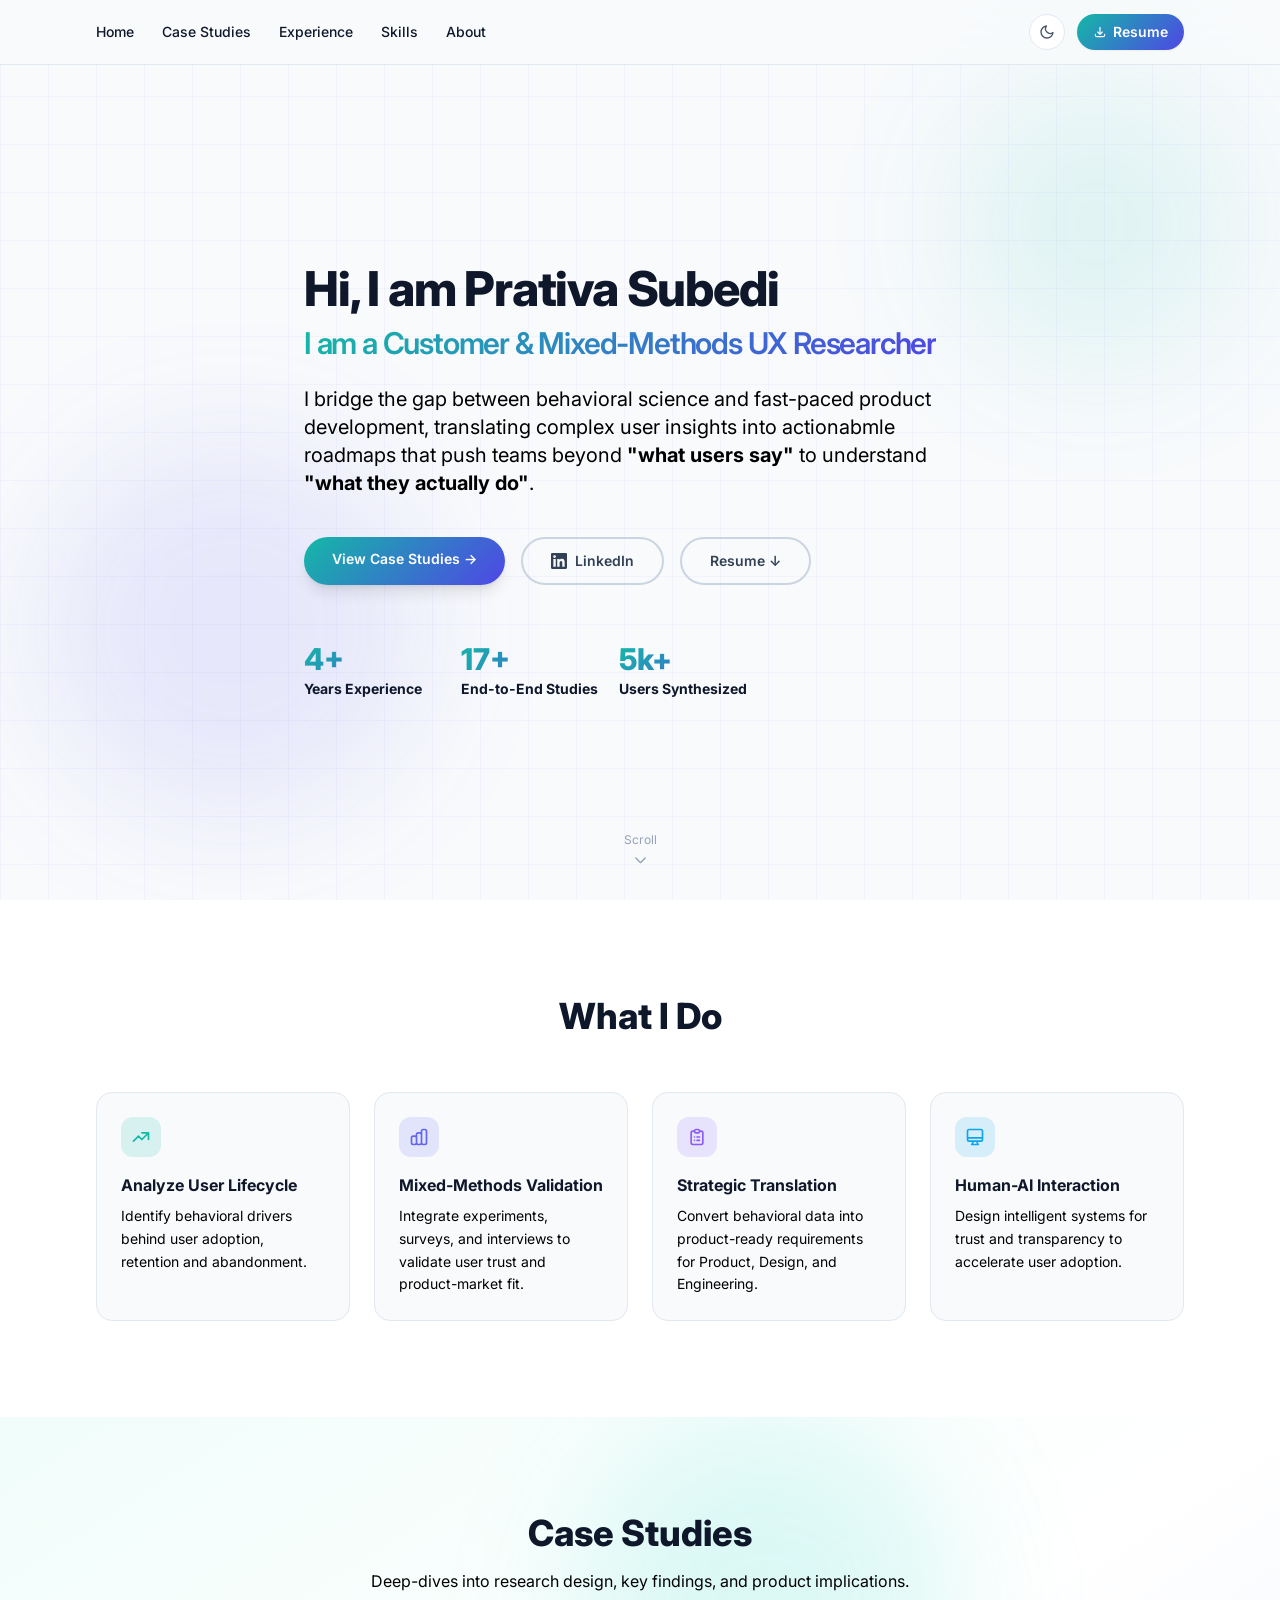
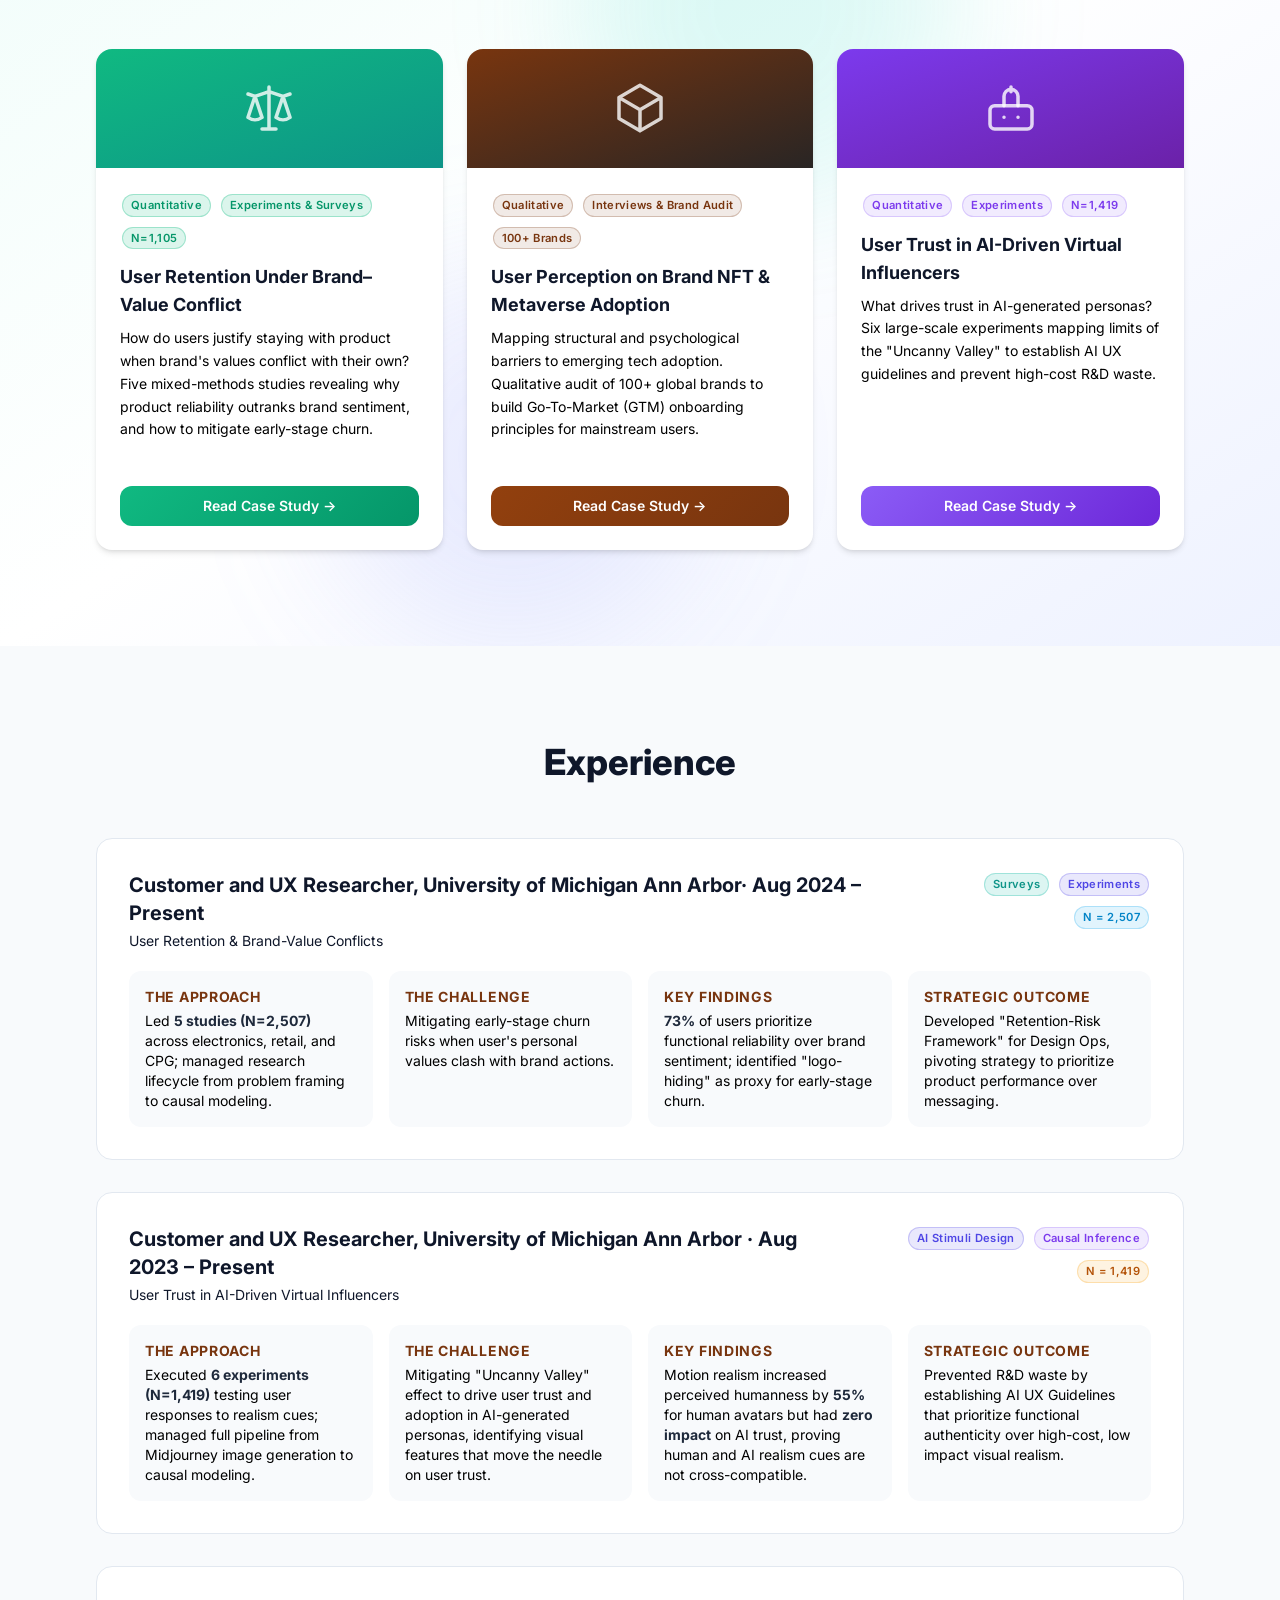
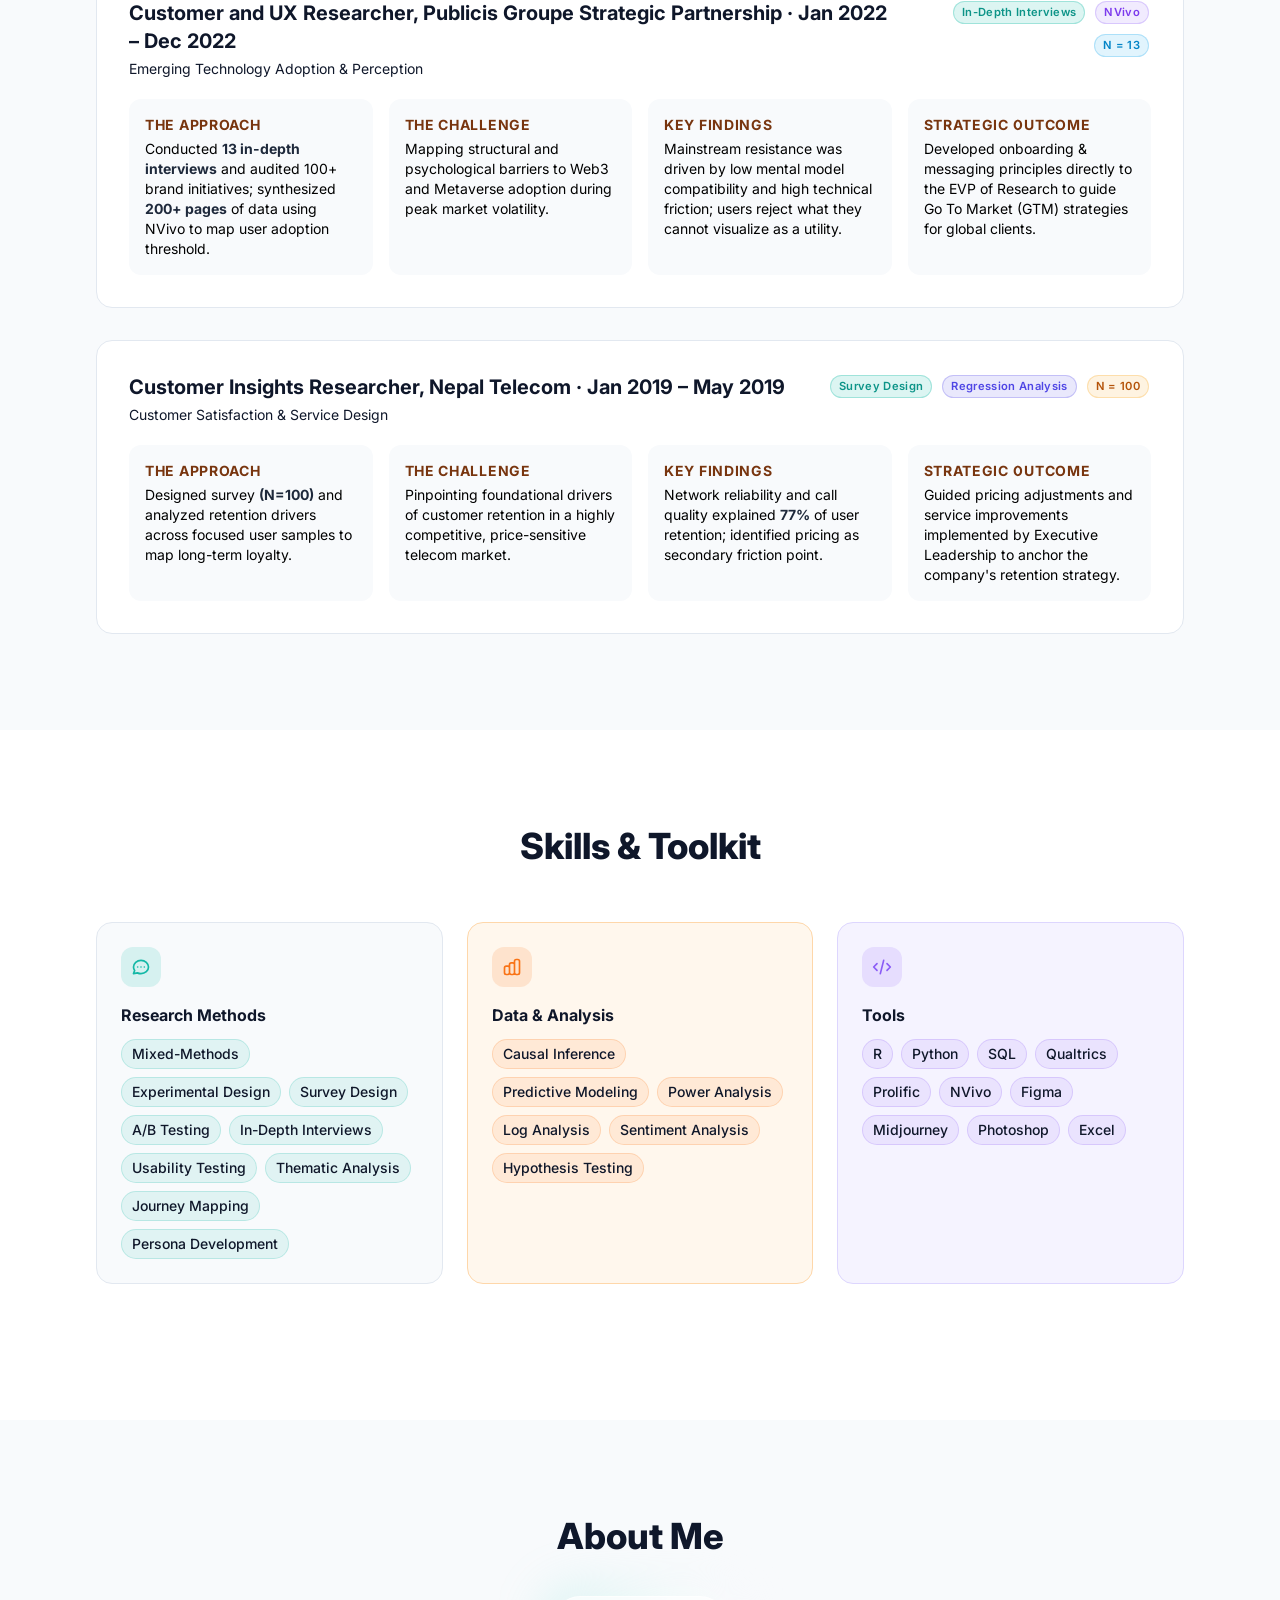
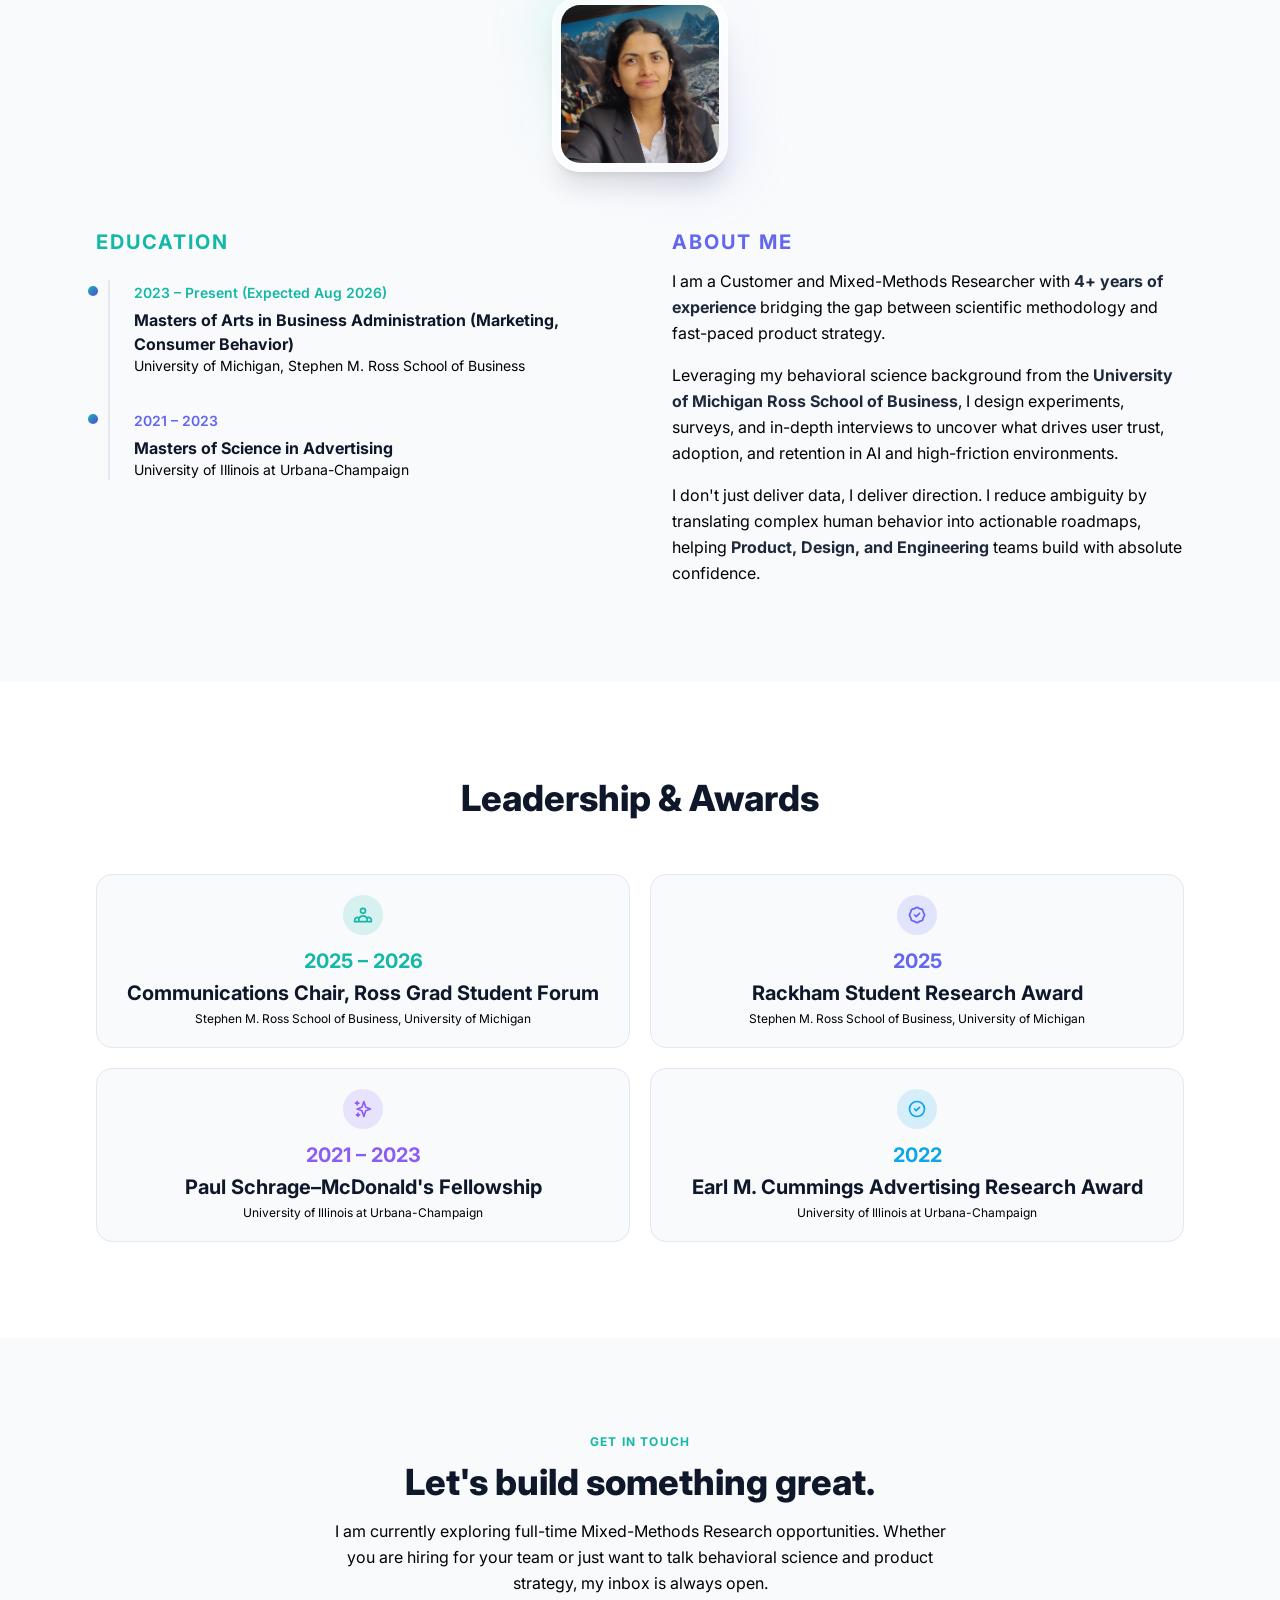
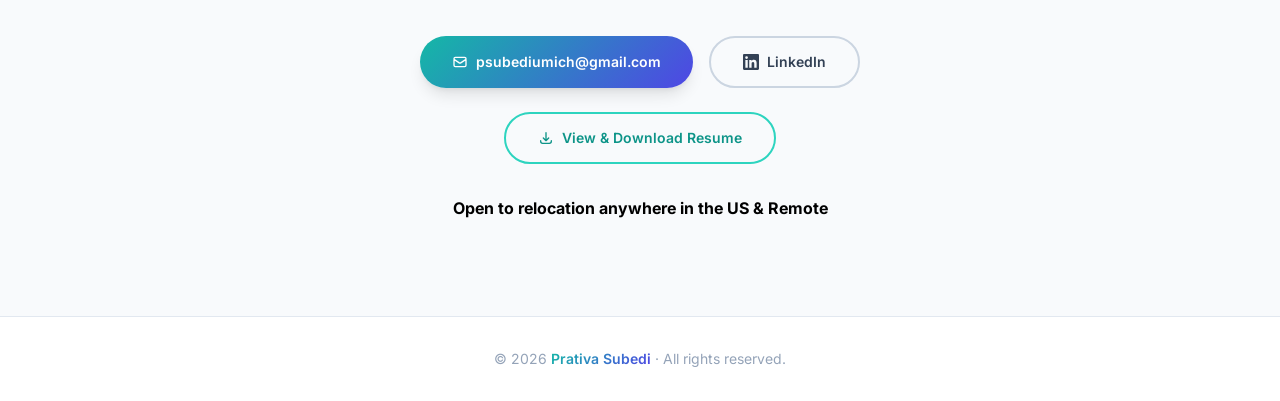
<file: index.html>
<!DOCTYPE html>
<html lang="en" class="scroll-smooth">
<head>
  <meta charset="UTF-8" />
  <meta name="viewport" content="width=device-width, initial-scale=1.0" />
  <meta name="description" content="Prativa Subedi — Mixed-Methods UX Researcher & Behavioral Scientist. De-risking emerging technology through human-centered strategy." />
  <meta name="author" content="Prativa Subedi" />
  <title>Prativa Subedi | UX Researcher & Behavioral Scientist</title>

  <!-- Tailwind CSS (Play CDN) -->
  <script src="assets/js/tailwind.min.js"></script>
  <script>
    tailwind.config = {
      darkMode: 'class',
      theme: {
        extend: {
          colors: {
            teal:   { 500: '#14b8a6', 600: '#0d9488', 400: '#2dd4bf' },
            indigo: { 600: '#4f46e5', 500: '#6366f1', 400: '#818cf8' },
          },
          fontFamily: {
            sans: ['Inter', 'Segoe UI', 'system-ui', 'sans-serif'],
          },
          animation: {
            'pulse-slow': 'pulse 4s cubic-bezier(0.4,0,0.6,1) infinite',
          }
        }
      }
    };
  </script>

  <!-- Google Fonts -->
  <link rel="preconnect" href="https://fonts.googleapis.com" />
  <link rel="preconnect" href="https://fonts.gstatic.com" crossorigin />
  <link href="https://fonts.googleapis.com/css2?family=Inter:wght@300;400;500;600;700;800&display=swap" rel="stylesheet" />

  <!-- Global CSS -->
  <link rel="stylesheet" href="assets/css/global.css" />
</head>

<body class="bg-slate-50 text-slate-900 dark:bg-slate-950 dark:text-slate-100 transition-colors duration-300 font-sans">

<!-- ═══════════════════════════════════════════════════════════════
     NAVIGATION
═══════════════════════════════════════════════════════════════ -->
<header id="main-nav" class="fixed top-0 left-0 right-0 z-50 nav-blur bg-slate-50/80 dark:bg-slate-950/80 border-b border-slate-200 dark:border-slate-800 transition-shadow duration-300">
  <nav class="max-w-6xl mx-auto px-4 sm:px-6 lg:px-8 flex items-center justify-between h-16" aria-label="Main navigation">


    <ul class="hidden md:flex items-center gap-7 text-sm font-medium text-slate-900 dark:text-slate-100" role="list">
      <li><a href="/"  class="nav-link hover:text-teal-500 transition-colors">Home</a></li>
      <li><a href="#portfolio"  class="nav-link hover:text-teal-500 transition-colors">Case Studies</a></li>
      <li><a href="#experience" class="nav-link hover:text-teal-500 transition-colors">Experience</a></li>
      <li><a href="#skills"     class="nav-link hover:text-teal-500 transition-colors">Skills</a></li>
      <li><a href="#about"      class="nav-link hover:text-teal-500 transition-colors">About</a></li>
    </ul>

    <div class="flex items-center gap-3">
      <button id="dark-toggle" aria-label="Toggle dark mode"
        class="w-9 h-9 rounded-full flex items-center justify-center border border-slate-200 dark:border-slate-700 bg-white dark:bg-slate-800 text-slate-600 dark:text-slate-300 hover:border-teal-400 transition-all">
        <svg id="icon-sun" xmlns="http://www.w3.org/2000/svg" class="w-4 h-4 hidden" fill="none" viewBox="0 0 24 24" stroke="currentColor">
          <path stroke-linecap="round" stroke-linejoin="round" stroke-width="2" d="M12 3v1m0 16v1m8.66-9H21M3 12H2m15.07-6.07l-.71.71M7.64 17.36l-.71.71M17.36 17.36l.71.71M6.64 6.64l.71.71M12 7a5 5 0 100 10A5 5 0 0012 7z"/>
        </svg>
        <svg id="icon-moon" xmlns="http://www.w3.org/2000/svg" class="w-4 h-4" fill="none" viewBox="0 0 24 24" stroke="currentColor">
          <path stroke-linecap="round" stroke-linejoin="round" stroke-width="2" d="M21 12.79A9 9 0 1111.21 3 7 7 0 0021 12.79z"/>
        </svg>
      </button>

      <a href="assets/resume/Prativa_Resume.pdf" download
        class="hidden md:inline-flex items-center gap-1.5 px-4 py-2 rounded-full btn-gradient text-white text-sm font-semibold shadow-sm">
        <svg xmlns="http://www.w3.org/2000/svg" class="w-3.5 h-3.5" fill="none" viewBox="0 0 24 24" stroke="currentColor"><path stroke-linecap="round" stroke-linejoin="round" stroke-width="2" d="M4 16v1a3 3 0 003 3h10a3 3 0 003-3v-1m-4-4l-4 4m0 0l-4-4m4 4V4"/></svg>
        Resume
      </a>

      <button id="mobile-menu-btn" class="md:hidden w-9 h-9 flex items-center justify-center rounded-lg border border-slate-200 dark:border-slate-700" aria-label="Open menu">
        <svg xmlns="http://www.w3.org/2000/svg" class="w-5 h-5" fill="none" viewBox="0 0 24 24" stroke="currentColor"><path stroke-linecap="round" stroke-linejoin="round" stroke-width="2" d="M4 6h16M4 12h16M4 18h16"/></svg>
      </button>
    </div>
  </nav>

  <div id="mobile-menu" class="hidden md:hidden border-t border-slate-200 dark:border-slate-800 bg-slate-50/95 dark:bg-slate-950/95 px-4 py-4 space-y-3 text-sm font-medium text-slate-900 dark:text-slate-100">
    <a href="/"  class="block hover:text-teal-500 transition-colors">Home</a>
    <a href="#portfolio"  class="block hover:text-teal-500 transition-colors">Case Studies</a>
    <a href="#experience" class="block hover:text-teal-500 transition-colors">Experience</a>
    <a href="#skills"     class="block hover:text-teal-500 transition-colors">Skills</a>
    <a href="#about"      class="block hover:text-teal-500 transition-colors">About</a>
    <a href="assets/resume/Prativa_Resume.pdf" download class="block text-teal-500 font-semibold">Download Resume</a>
  </div>
</header>

<!-- ═══════════════════════════════════════════════════════════════
     THE HOOK / HERO
═══════════════════════════════════════════════════════════════ -->
<section id="hero" class="relative min-h-screen flex items-center overflow-hidden hero-grid pt-16">

  <div aria-hidden="true" class="absolute top-20 right-10 w-72 h-72 rounded-full bg-teal-500/10 blur-3xl animate-pulse-slow"></div>
  <div aria-hidden="true" class="absolute bottom-20 left-10 w-96 h-96 rounded-full bg-indigo-600/10 blur-3xl animate-pulse-slow" style="animation-delay:2s;"></div>

  <div class="relative max-w-6xl mx-auto px-4 sm:px-6 lg:px-8 py-24">
    <div class="max-w-3xl">

      <h1 class="text-3xl sm:text-4xl lg:text-5xl font-extrabold leading-tight tracking-tight text-slate-900 dark:text-white mb-6">
        Hi, I am Prativa Subedi<br/>
        <span class="gradient-text text-xl sm:text-2xl lg:text-3xl font-semibold">I am a Customer & Mixed-Methods UX Researcher</span>
      </h1>

      <p class="text-lg sm:text-xl text-black dark:text-slate-400 leading-relaxed mb-10 max-w-2xl">
        I bridge the gap between behavioral science and fast-paced product development, translating complex user insights into actionabmle roadmaps that push teams beyond <strong>"what users say"</strong> to understand <strong>"what they actually do"</strong>.
      </p>

      <div class="flex flex-wrap gap-4">
        <a href="#portfolio" class="btn-gradient text-white font-semibold px-7 py-3 rounded-full shadow-lg text-sm">
          View Case Studies →
        </a>
        <a href="https://www.linkedin.com/in/prativasubedi" target="_blank" rel="noopener noreferrer"
           class="px-7 py-3 rounded-full border-2 border-slate-300 dark:border-slate-700 text-slate-700 dark:text-slate-300 font-semibold text-sm hover:border-indigo-400 hover:text-indigo-500 transition-all flex items-center gap-2">
          <svg class="w-4 h-4" fill="currentColor" viewBox="0 0 24 24"><path d="M20.447 20.452h-3.554v-5.569c0-1.328-.027-3.037-1.852-3.037-1.853 0-2.136 1.445-2.136 2.939v5.667H9.351V9h3.414v1.561h.046c.477-.9 1.637-1.85 3.37-1.85 3.601 0 4.267 2.37 4.267 5.455v6.286zM5.337 7.433a2.062 2.062 0 01-2.063-2.065 2.064 2.064 0 112.063 2.065zm1.782 13.019H3.555V9h3.564v11.452zM22.225 0H1.771C.792 0 0 .774 0 1.729v20.542C0 23.227.792 24 1.771 24h20.451C23.2 24 24 23.227 24 22.271V1.729C24 .774 23.2 0 22.222 0h.003z"/></svg>
          LinkedIn
        </a>
        <a href="assets/resume/Prativa_Resume.pdf" download
           class="px-7 py-3 rounded-full border-2 border-slate-300 dark:border-slate-700 text-slate-700 dark:text-slate-300 font-semibold text-sm hover:border-teal-400 hover:text-teal-500 transition-all">
          Resume ↓
        </a>
      </div>

      <!-- Strategic Snapshot -->
      <div class="mt-14 grid grid-cols-3 gap-6 max-w-md">
        <div>
          <div class="text-3xl font-extrabold gradient-text">4+</div>
          <div class="text-sm text-slate-900 dark:text-white font-bold mt-0.5">Years Experience</div>
        </div>
        <div>
          <div class="text-3xl font-extrabold gradient-text">17+</div>
          <div class="text-sm text-slate-900 dark:text-white font-bold mt-0.5 whitespace-nowrap">End-to-End Studies</div>
        </div>
        <div>
          <div class="text-3xl font-extrabold gradient-text">5k+</div>
          <div class="text-sm text-slate-900 dark:text-white font-bold mt-0.5">Users Synthesized</div>
        </div>
      </div>

    </div>
  </div>

  <div class="absolute bottom-8 left-1/2 -translate-x-1/2 flex flex-col items-center gap-1 text-slate-400 text-xs animate-bounce">
    <span>Scroll</span>
    <svg class="w-4 h-4" fill="none" stroke="currentColor" viewBox="0 0 24 24"><path stroke-linecap="round" stroke-linejoin="round" stroke-width="2" d="M19 9l-7 7-7-7"/></svg>
  </div>
</section>

<!-- ═══════════════════════════════════════════════════════════════
     WHAT I DO
═══════════════════════════════════════════════════════════════ -->
<section id="what-i-do" class="py-24 bg-white dark:bg-slate-900">
  <div class="max-w-6xl mx-auto px-4 sm:px-6 lg:px-8">

    <div class="text-center mb-14 fade-in">
      <h2 class="text-3xl sm:text-4xl font-extrabold text-slate-900 dark:text-white">What I Do</h2>
    </div>

    <div class="grid sm:grid-cols-2 lg:grid-cols-4 gap-6">

      <div class="fade-in bg-slate-50 dark:bg-slate-800/50 rounded-2xl p-6 border border-slate-200 dark:border-slate-700">
        <div class="w-10 h-10 rounded-xl bg-teal-500/15 flex items-center justify-center mb-4">
          <svg class="w-5 h-5 text-teal-500" fill="none" stroke="currentColor" viewBox="0 0 24 24"><path stroke-linecap="round" stroke-linejoin="round" stroke-width="2" d="M13 7h8m0 0v8m0-8l-8 8-4-4-6 6"/></svg>
        </div>
        <h3 class="font-bold text-slate-900 dark:text-white mb-2">Analyze User Lifecycle</h3>
        <p class="text-sm text-black dark:text-slate-400 leading-relaxed">Identify behavioral drivers behind user adoption, retention and abandonment.</p>
      </div>

      <div class="fade-in bg-slate-50 dark:bg-slate-800/50 rounded-2xl p-6 border border-slate-200 dark:border-slate-700">
        <div class="w-10 h-10 rounded-xl bg-indigo-500/15 flex items-center justify-center mb-4">
          <svg class="w-5 h-5 text-indigo-500" fill="none" stroke="currentColor" viewBox="0 0 24 24"><path stroke-linecap="round" stroke-linejoin="round" stroke-width="2" d="M9 19v-6a2 2 0 00-2-2H5a2 2 0 00-2 2v6a2 2 0 002 2h2a2 2 0 002-2zm0 0V9a2 2 0 012-2h2a2 2 0 012 2v10m-6 0a2 2 0 002 2h2a2 2 0 002-2m0 0V5a2 2 0 012-2h2a2 2 0 012 2v14a2 2 0 01-2 2h-2a2 2 0 01-2-2z"/></svg>
        </div>
        <h3 class="font-bold text-slate-900 dark:text-white mb-2">Mixed-Methods Validation</h3>
        <p class="text-sm text-black dark:text-slate-400 leading-relaxed">Integrate experiments, surveys, and interviews to validate user trust and product-market fit.</p>
      </div>

      <div class="fade-in bg-slate-50 dark:bg-slate-800/50 rounded-2xl p-6 border border-slate-200 dark:border-slate-700">
        <div class="w-10 h-10 rounded-xl bg-violet-500/15 flex items-center justify-center mb-4">
          <svg class="w-5 h-5 text-violet-500" fill="none" stroke="currentColor" viewBox="0 0 24 24"><path stroke-linecap="round" stroke-linejoin="round" stroke-width="2" d="M9 5H7a2 2 0 00-2 2v12a2 2 0 002 2h10a2 2 0 002-2V7a2 2 0 00-2-2h-2M9 5a2 2 0 002 2h2a2 2 0 002-2M9 5a2 2 0 012-2h2a2 2 0 012 2m-3 7h3m-3 4h3m-6-4h.01M9 16h.01"/></svg>
        </div>
        <h3 class="font-bold text-slate-900 dark:text-white mb-2">Strategic Translation</h3>
        <p class="text-sm text-black dark:text-slate-400 leading-relaxed">Convert behavioral data into product-ready requirements for Product, Design, and Engineering.</p>
      </div>

      <div class="fade-in bg-slate-50 dark:bg-slate-800/50 rounded-2xl p-6 border border-slate-200 dark:border-slate-700">
        <div class="w-10 h-10 rounded-xl bg-sky-500/15 flex items-center justify-center mb-4">
          <svg class="w-5 h-5 text-sky-500" fill="none" stroke="currentColor" viewBox="0 0 24 24"><path stroke-linecap="round" stroke-linejoin="round" stroke-width="2" d="M9.75 17L9 20l-1 1h8l-1-1-.75-3M3 13h18M5 17h14a2 2 0 002-2V5a2 2 0 00-2-2H5a2 2 0 00-2 2v10a2 2 0 002 2z"/></svg>
        </div>
        <h3 class="font-bold text-slate-900 dark:text-white mb-2">Human-AI Interaction</h3>
        <p class="text-sm text-black dark:text-slate-400 leading-relaxed">Design intelligent systems for trust and transparency to accelerate user adoption.</p>
      </div>

    </div>
  </div>
</section>

<!-- ═══════════════════════════════════════════════════════════════
     PORTFOLIO / CASE STUDIES
═══════════════════════════════════════════════════════════════ -->
<section id="portfolio" class="py-24 relative overflow-hidden bg-slate-50 dark:bg-slate-950">

  <div aria-hidden="true" class="absolute inset-0 bg-gradient-to-br from-teal-50 via-white to-indigo-50 dark:from-slate-900 dark:via-indigo-950/40 dark:to-slate-900"></div>
  <div aria-hidden="true" class="absolute top-0 right-1/4 w-96 h-96 rounded-full bg-teal-400/15 blur-3xl"></div>
  <div aria-hidden="true" class="absolute bottom-0 left-1/4 w-96 h-96 rounded-full bg-indigo-400/15 blur-3xl"></div>

  <div class="relative max-w-6xl mx-auto px-4 sm:px-6 lg:px-8">

    <div class="text-center mb-14 fade-in">
      <h2 class="text-3xl sm:text-4xl font-extrabold text-slate-900 dark:text-white">Case Studies</h2>
      <p class="mt-4 text-black dark:text-slate-400 max-w-xl mx-auto">
        Deep-dives into research design, key findings, and product implications.
      </p>
    </div>

    <div class="grid md:grid-cols-3 gap-6">

      <!-- Card 1 -->
      <article class="bg-white dark:bg-slate-800 rounded-2xl overflow-hidden shadow-md hover:shadow-xl transition-shadow fade-in flex flex-col">
        <div class="h-36 bg-gradient-to-br from-emerald-500 to-teal-600 flex items-center justify-center p-6">
          <svg class="w-14 h-14 text-white/80" fill="none" stroke="currentColor" viewBox="0 0 24 24"><path stroke-linecap="round" stroke-linejoin="round" stroke-width="1.5" d="M3 6l3 1m0 0l-3 9a5.002 5.002 0 006.001 0M6 7l3 9M6 7l6-2m6 2l3-1m-3 1l-3 9a5.002 5.002 0 006.001 0M18 7l3 9m-3-9l-6-2m0-2v2m0 16V5m0 16H9m3 0h3"/></svg>
        </div>
        <div class="p-6 flex flex-col h-full">
          <div class="flex flex-wrap gap-1.5 mb-3">
            <span class="badge badge-emerald">Quantitative</span>
            <span class="badge badge-emerald">Experiments & Surveys</span>
            <span class="badge badge-emerald">N=1,105</span>
          </div>
          <h3 class="font-bold text-slate-900 dark:text-white text-lg mb-2">User Retention Under Brand–Value Conflict</h3>
          <p class="text-black dark:text-slate-400 text-sm leading-relaxed mb-5">
            How do users justify staying with product when brand's values conflict with their own? Five mixed-methods studies revealing why product reliability outranks brand sentiment, and how to mitigate early-stage churn.
          </p>
          <div class="flex flex-col gap-2 mt-auto">
            <a href="case-study-user-retention.html" class="w-full btn-emerald text-white text-sm font-semibold px-4 py-2.5 rounded-xl text-center">
              Read Case Study →
            </a>
          </div>
        </div>
      </article>

      <!-- Card 2 -->
      <article class="bg-white dark:bg-slate-800 rounded-2xl overflow-hidden shadow-md hover:shadow-xl transition-shadow fade-in flex flex-col" style="animation-delay:0.1s">
        <div class="h-36 bg-gradient-to-br from-amber-900 to-stone-800 flex items-center justify-center p-6">
          <svg class="w-14 h-14 text-white/80" fill="none" stroke="currentColor" viewBox="0 0 24 24"><path stroke-linecap="round" stroke-linejoin="round" stroke-width="1.5" d="M21 7.5l-9-5.25L3 7.5m18 0l-9 5.25m9-5.25v9l-9 5.25M3 7.5l9 5.25M3 7.5v9l9 5.25m0-9v9"/></svg>
        </div>
        <div class="p-6 flex flex-col h-full">
          <div class="flex flex-wrap gap-1.5 mb-3">
            <span class="badge badge-brown">Qualitative</span>
            <span class="badge badge-brown">Interviews & Brand Audit</span>
            <span class="badge badge-brown">100+ Brands</span>
          </div>
          <h3 class="font-bold text-slate-900 dark:text-white text-lg mb-2">User Perception on Brand NFT &amp; Metaverse Adoption</h3>
          <p class="text-black dark:text-slate-400 text-sm leading-relaxed mb-5">
            Mapping structural and psychological barriers to emerging tech adoption. Qualitative audit of 100+ global brands to build Go-To-Market (GTM) onboarding principles for mainstream users.
          </p>
          <div class="flex flex-col gap-2 mt-auto">
            <a href="case-study-brand-nft.html" class="w-full btn-brown text-white text-sm font-semibold px-4 py-2.5 rounded-xl text-center">
              Read Case Study →
            </a>
          </div>
        </div>
      </article>

      <!-- Card 3 -->
      <article class="bg-white dark:bg-slate-800 rounded-2xl overflow-hidden shadow-md hover:shadow-xl transition-shadow fade-in flex flex-col" style="animation-delay:0.2s">
        <div class="h-36 bg-gradient-to-br from-violet-600 to-purple-800 flex items-center justify-center p-6">
          <svg class="w-14 h-14 text-white/80" fill="none" stroke="currentColor" viewBox="0 0 24 24"><rect x="3" y="11" width="18" height="10" rx="2" stroke-linecap="round" stroke-linejoin="round" stroke-width="1.5"/><path stroke-linecap="round" stroke-linejoin="round" stroke-width="1.5" d="M9 11V7a3 3 0 016 0v4M9 16h.01M15 16h.01M12 3v2"/></svg>
        </div>
        <div class="p-6 flex flex-col h-full">
          <div class="flex flex-wrap gap-1.5 mb-3">
            <span class="badge badge-violet">Quantitative</span>
            <span class="badge badge-violet">Experiments</span>
            <span class="badge badge-violet">N=1,419</span>
          </div>
          <h3 class="font-bold text-slate-900 dark:text-white text-lg mb-2">User Trust in AI-Driven Virtual Influencers</h3>
          <p class="text-black dark:text-slate-400 text-sm leading-relaxed mb-5">
            What drives trust in AI-generated personas? Six large-scale experiments mapping limits of the "Uncanny Valley" to establish AI UX guidelines and prevent high-cost R&D waste.
          </p>
          <div class="flex flex-col gap-2 mt-auto">
            <a href="case-study-trust-ai.html" class="w-full btn-violet text-white text-sm font-semibold px-4 py-2.5 rounded-xl text-center">
              Read Case Study →
            </a>
          </div>
        </div>
      </article>

    </div>
  </div>
</section>

<!-- ═══════════════════════════════════════════════════════════════
     EXPERIENCE
═══════════════════════════════════════════════════════════════ -->
<section id="experience" class="py-24 bg-slate-50 dark:bg-slate-950">
  <div class="max-w-6xl mx-auto px-4 sm:px-6 lg:px-8">

    <div class="text-center mb-14 fade-in">
      <h2 class="text-3xl sm:text-4xl font-extrabold text-slate-900 dark:text-white">Experience</h2>
    </div>

    <div class="space-y-8">

      <!-- Project 1 -->
      <article class="bg-white dark:bg-slate-900 rounded-2xl border border-slate-200 dark:border-slate-800 p-6 sm:p-8 fade-in hover:shadow-lg transition-shadow">
        <div class="flex flex-col sm:flex-row sm:items-start sm:justify-between gap-4 mb-5">
          <div>
            <h3 class="text-xl font-bold text-slate-900 dark:text-white">Customer and UX Researcher, University of Michigan Ann Arbor· Aug 2024 – Present</h3>
            <p class="text-sm text-slate-900 dark:text-white mt-1">User Retention & Brand-Value Conflicts</p>
          </div>
          <div class="flex flex-wrap gap-1.5 sm:justify-end">
            <span class="badge badge-teal">Surveys</span>
            <span class="badge badge-indigo">Experiments</span>
            <span class="badge badge-sky">N = 2,507</span>
          </div>
        </div>
        <div class="grid sm:grid-cols-2 lg:grid-cols-4 gap-4">
          <div class="bg-slate-50 dark:bg-slate-800/50 rounded-xl p-4">
            <p class="text-sm font-bold text-amber-900 dark:text-amber-200 uppercase tracking-wider mb-1">The Approach</p>
            <p class="text-sm text-black dark:text-slate-400">Led <strong class="text-slate-800 dark:text-slate-200">5 studies (N=2,507)</strong> across electronics, retail, and CPG; managed research lifecycle from problem framing to causal modeling.</p>
          </div>
          <div class="bg-slate-50 dark:bg-slate-800/50 rounded-xl p-4">
            <p class="text-sm font-bold text-amber-900 dark:text-amber-200 uppercase tracking-wider mb-1">The Challenge</p>
            <p class="text-sm text-black dark:text-slate-400">Mitigating early-stage churn risks when user's personal values clash with brand actions.</p>
          </div>
          <div class="bg-slate-50 dark:bg-slate-800/50 rounded-xl p-4">
            <p class="text-sm font-bold text-amber-900 dark:text-amber-200 uppercase tracking-wider mb-1">Key Findings</p>
            <p class="text-sm text-black dark:text-slate-400"><strong class="text-slate-800 dark:text-slate-200">73%</strong> of users prioritize functional reliability over brand sentiment; identified "logo-hiding" as proxy for early-stage churn.</p>
          </div>
          <div class="bg-slate-50 dark:bg-slate-800/50 rounded-xl p-4">
            <p class="text-sm font-bold text-amber-900 dark:text-amber-200 uppercase tracking-wider mb-1">Strategic Outcome</p>
            <p class="text-sm text-black dark:text-slate-400">Developed "Retention-Risk Framework" for Design Ops, pivoting strategy to prioritize product performance over messaging.</p>
          </div>
        </div>
      </article>

      <!-- Project 2 -->
      <article class="bg-white dark:bg-slate-900 rounded-2xl border border-slate-200 dark:border-slate-800 p-6 sm:p-8 fade-in hover:shadow-lg transition-shadow">
        <div class="flex flex-col sm:flex-row sm:items-start sm:justify-between gap-4 mb-5">
          <div>
            <h3 class="text-xl font-bold text-slate-900 dark:text-white">Customer and UX Researcher, University of Michigan Ann Arbor · Aug 2023 – Present</h3>
            <p class="text-sm text-slate-900 dark:text-white mt-1">User Trust in AI-Driven Virtual Influencers</p>
          </div>
          <div class="flex flex-wrap gap-1.5 sm:justify-end">
            <span class="badge badge-indigo">AI Stimuli Design</span>
            <span class="badge badge-violet">Causal Inference</span>
            <span class="badge badge-amber">N = 1,419</span>
          </div>
        </div>
        <div class="grid sm:grid-cols-2 lg:grid-cols-4 gap-4">
          <div class="bg-slate-50 dark:bg-slate-800/50 rounded-xl p-4">
            <p class="text-sm font-bold text-amber-900 dark:text-amber-200 uppercase tracking-wider mb-1">The Approach</p>
            <p class="text-sm text-black dark:text-slate-400">Executed <strong class="text-slate-800 dark:text-slate-200">6 experiments (N=1,419)</strong> testing user responses to realism cues; managed full pipeline from Midjourney image generation to causal modeling.</p>
          </div>
          <div class="bg-slate-50 dark:bg-slate-800/50 rounded-xl p-4">
            <p class="text-sm font-bold text-amber-900 dark:text-amber-200 uppercase tracking-wider mb-1">The Challenge</p>
            <p class="text-sm text-black dark:text-slate-400">Mitigating "Uncanny Valley" effect to drive user trust and adoption in AI-generated personas, identifying visual features that move the needle on user trust.</p>
          </div>
          <div class="bg-slate-50 dark:bg-slate-800/50 rounded-xl p-4">
            <p class="text-sm font-bold text-amber-900 dark:text-amber-200 uppercase tracking-wider mb-1">Key Findings</p>
            <p class="text-sm text-black dark:text-slate-400">Motion realism increased perceived humanness by <strong class="text-slate-800 dark:text-slate-200">55%</strong> for human avatars but had <strong class="text-slate-800 dark:text-slate-200">zero impact</strong> on AI trust, proving human and AI realism cues are not cross-compatible.</p>
          </div>
          <div class="bg-slate-50 dark:bg-slate-800/50 rounded-xl p-4">
            <p class="text-sm font-bold text-amber-900 dark:text-amber-200 uppercase tracking-wider mb-1">Strategic Outcome</p>
            <p class="text-sm text-black dark:text-slate-400">Prevented R&amp;D waste by establishing AI UX Guidelines that prioritize functional authenticity over high-cost, low impact visual realism.</p>
          </div>
        </div>
      </article>

      <!-- Project 3 -->
      <article class="bg-white dark:bg-slate-900 rounded-2xl border border-slate-200 dark:border-slate-800 p-6 sm:p-8 fade-in hover:shadow-lg transition-shadow">
        <div class="flex flex-col sm:flex-row sm:items-start sm:justify-between gap-4 mb-5">
          <div>
            <h3 class="text-xl font-bold text-slate-900 dark:text-white"> Customer and UX Researcher, Publicis Groupe Strategic Partnership · Jan 2022 – Dec 2022</h3>
            <p class="text-sm text-slate-900 dark:text-white mt-1">Emerging Technology Adoption & Perception</p>
          </div>
          <div class="flex flex-wrap gap-1.5 sm:justify-end">
            <span class="badge badge-teal">In-Depth Interviews</span>
            <span class="badge badge-violet">NVivo</span>
            <span class="badge badge-sky">N = 13</span>
          </div>
        </div>
        <div class="grid sm:grid-cols-2 lg:grid-cols-4 gap-4">
          <div class="bg-slate-50 dark:bg-slate-800/50 rounded-xl p-4">
            <p class="text-sm font-bold text-amber-900 dark:text-amber-200 uppercase tracking-wider mb-1">The Approach</p>
            <p class="text-sm text-black dark:text-slate-400">Conducted <strong class="text-slate-800 dark:text-slate-200">13 in-depth interviews</strong> and audited 100+ brand initiatives; synthesized <strong class="text-slate-800 dark:text-slate-200">200+ pages</strong> of data using NVivo to map user adoption threshold.</p>
          </div>
          <div class="bg-slate-50 dark:bg-slate-800/50 rounded-xl p-4">
            <p class="text-sm font-bold text-amber-900 dark:text-amber-200 uppercase tracking-wider mb-1">The Challenge</p>
            <p class="text-sm text-black dark:text-slate-400">Mapping structural and psychological barriers to Web3 and Metaverse adoption during peak market volatility.</p>
          </div>
          <div class="bg-slate-50 dark:bg-slate-800/50 rounded-xl p-4">
            <p class="text-sm font-bold text-amber-900 dark:text-amber-200 uppercase tracking-wider mb-1">Key Findings</p>
            <p class="text-sm text-black dark:text-slate-400">Mainstream resistance was driven by low mental model compatibility and high technical friction; users reject what they cannot visualize as a utility.</p>
          </div>
          <div class="bg-slate-50 dark:bg-slate-800/50 rounded-xl p-4">
            <p class="text-sm font-bold text-amber-900 dark:text-amber-200 uppercase tracking-wider mb-1">Strategic Outcome</p>
            <p class="text-sm text-black dark:text-slate-400">Developed onboarding &amp; messaging principles directly to the EVP of Research to guide Go To Market (GTM) strategies for global clients.</p>
          </div>
        </div>
      </article>

      <!-- Project 4 -->
      <article class="bg-white dark:bg-slate-900 rounded-2xl border border-slate-200 dark:border-slate-800 p-6 sm:p-8 fade-in hover:shadow-lg transition-shadow">
        <div class="flex flex-col sm:flex-row sm:items-start sm:justify-between gap-4 mb-5">
          <div>
            <h3 class="text-xl font-bold text-slate-900 dark:text-white">Customer Insights Researcher, Nepal Telecom · Jan 2019 – May 2019</h3>
            <p class="text-sm text-slate-900 dark:text-white mt-1">Customer Satisfaction & Service Design</p>
          </div>
          <div class="flex flex-wrap gap-1.5 sm:justify-end">
            <span class="badge badge-teal">Survey Design</span>
            <span class="badge badge-indigo">Regression Analysis</span>
            <span class="badge badge-amber">N = 100</span>
          </div>
        </div>
        <div class="grid sm:grid-cols-2 lg:grid-cols-4 gap-4">
          <div class="bg-slate-50 dark:bg-slate-800/50 rounded-xl p-4">
            <p class="text-sm font-bold text-amber-900 dark:text-amber-200 uppercase tracking-wider mb-1">The Approach</p>
            <p class="text-sm text-black dark:text-slate-400">Designed survey <strong class="text-slate-800 dark:text-slate-200">(N=100)</strong> and analyzed retention drivers across focused user samples to map long-term loyalty.</p>
          </div>
          <div class="bg-slate-50 dark:bg-slate-800/50 rounded-xl p-4">
            <p class="text-sm font-bold text-amber-900 dark:text-amber-200 uppercase tracking-wider mb-1">The Challenge</p>
            <p class="text-sm text-black dark:text-slate-400">Pinpointing foundational drivers of customer retention in a highly competitive, price-sensitive telecom market.</p>
          </div>
          <div class="bg-slate-50 dark:bg-slate-800/50 rounded-xl p-4">
            <p class="text-sm font-bold text-amber-900 dark:text-amber-200 uppercase tracking-wider mb-1">Key Findings</p>
            <p class="text-sm text-black dark:text-slate-400">Network reliability and call quality explained <strong class="text-slate-800 dark:text-slate-200">77%</strong> of user retention; identified pricing as secondary friction point.</p>
          </div>
          <div class="bg-slate-50 dark:bg-slate-800/50 rounded-xl p-4">
            <p class="text-sm font-bold text-amber-900 dark:text-amber-200 uppercase tracking-wider mb-1">Strategic Outcome</p>
            <p class="text-sm text-black dark:text-slate-400">Guided pricing adjustments and service improvements implemented by Executive Leadership to anchor the company's retention strategy.</p>
          </div>
        </div>
      </article>

    </div>
  </div>
</section>

<!-- ═══════════════════════════════════════════════════════════════
     SKILLS & TOOLKIT
═══════════════════════════════════════════════════════════════ -->
<section id="skills" class="py-24 bg-white dark:bg-slate-900">
  <div class="max-w-6xl mx-auto px-4 sm:px-6 lg:px-8">

    <div class="text-center mb-14 fade-in">
      <h2 class="text-3xl sm:text-4xl font-extrabold text-slate-900 dark:text-white">Skills &amp; Toolkit</h2>
    </div>

    <div class="grid md:grid-cols-3 gap-6 mb-10">

      <div class="fade-in bg-slate-50 dark:bg-slate-800/50 rounded-2xl p-6 border border-slate-200 dark:border-slate-700">
        <div class="w-10 h-10 rounded-xl bg-teal-500/15 flex items-center justify-center mb-4">
          <svg class="w-5 h-5 text-teal-500" fill="none" stroke="currentColor" viewBox="0 0 24 24"><path stroke-linecap="round" stroke-linejoin="round" stroke-width="2" d="M8 12h.01M12 12h.01M16 12h.01M21 12c0 4.418-4.03 8-9 8a9.863 9.863 0 01-4.255-.949L3 20l1.395-3.72C3.512 15.042 3 13.574 3 12c0-4.418 4.03-8 9-8s9 3.582 9 8z"/></svg>
        </div>
        <h3 class="font-bold text-slate-900 dark:text-white mb-3">Research Methods</h3>
        <div class="flex flex-wrap gap-2">
          <span class="text-sm bg-teal-500/10 text-slate-900 dark:text-white border border-teal-500/20 px-2.5 py-1 rounded-full font-medium">Mixed-Methods</span>
          <span class="text-sm bg-teal-500/10 text-slate-900 dark:text-white border border-teal-500/20 px-2.5 py-1 rounded-full font-medium">Experimental Design</span>
          <span class="text-sm bg-teal-500/10 text-slate-900 dark:text-white border border-teal-500/20 px-2.5 py-1 rounded-full font-medium">Survey Design</span>
          <span class="text-sm bg-teal-500/10 text-slate-900 dark:text-white border border-teal-500/20 px-2.5 py-1 rounded-full font-medium">A/B Testing</span>
          <span class="text-sm bg-teal-500/10 text-slate-900 dark:text-white border border-teal-500/20 px-2.5 py-1 rounded-full font-medium">In-Depth Interviews</span>
          <span class="text-sm bg-teal-500/10 text-slate-900 dark:text-white border border-teal-500/20 px-2.5 py-1 rounded-full font-medium">Usability Testing</span>
          <span class="text-sm bg-teal-500/10 text-slate-900 dark:text-white border border-teal-500/20 px-2.5 py-1 rounded-full font-medium">Thematic Analysis</span>
          <span class="text-sm bg-teal-500/10 text-slate-900 dark:text-white border border-teal-500/20 px-2.5 py-1 rounded-full font-medium">Journey Mapping</span>

          <span class="text-sm bg-teal-500/10 text-slate-900 dark:text-white border border-teal-500/20 px-2.5 py-1 rounded-full font-medium">Persona Development</span>
        </div>
      </div>

      <div class="fade-in bg-orange-50 dark:bg-slate-800/50 rounded-2xl p-6 border border-orange-200 dark:border-orange-800">
        <div class="w-10 h-10 rounded-xl bg-orange-500/15 flex items-center justify-center mb-4">
          <svg class="w-5 h-5 text-orange-500" fill="none" stroke="currentColor" viewBox="0 0 24 24"><path stroke-linecap="round" stroke-linejoin="round" stroke-width="2" d="M9 19v-6a2 2 0 00-2-2H5a2 2 0 00-2 2v6a2 2 0 002 2h2a2 2 0 002-2zm0 0V9a2 2 0 012-2h2a2 2 0 012 2v10m-6 0a2 2 0 002 2h2a2 2 0 002-2m0 0V5a2 2 0 012-2h2a2 2 0 012 2v14a2 2 0 01-2 2h-2a2 2 0 01-2-2z"/></svg>
        </div>
        <h3 class="font-bold text-slate-900 dark:text-white mb-3">Data &amp; Analysis</h3>
        <div class="flex flex-wrap gap-2">
          <span class="text-sm bg-orange-500/10 text-slate-900 dark:text-white border border-orange-500/20 px-2.5 py-1 rounded-full font-medium">Causal Inference</span>
          <span class="text-sm bg-orange-500/10 text-slate-900 dark:text-white border border-orange-500/20 px-2.5 py-1 rounded-full font-medium">Predictive Modeling</span>
          <span class="text-sm bg-orange-500/10 text-slate-900 dark:text-white border border-orange-500/20 px-2.5 py-1 rounded-full font-medium">Power Analysis</span>
          <span class="text-sm bg-orange-500/10 text-slate-900 dark:text-white border border-orange-500/20 px-2.5 py-1 rounded-full font-medium">Log Analysis</span>
          <span class="text-sm bg-orange-500/10 text-slate-900 dark:text-white border border-orange-500/20 px-2.5 py-1 rounded-full font-medium">Sentiment Analysis</span>
          <span class="text-sm bg-orange-500/10 text-slate-900 dark:text-white border border-orange-500/20 px-2.5 py-1 rounded-full font-medium">Hypothesis Testing</span>
        </div>
      </div>

      <div class="fade-in bg-violet-50 dark:bg-slate-800/50 rounded-2xl p-6 border border-violet-200 dark:border-violet-800">
        <div class="w-10 h-10 rounded-xl bg-violet-500/15 flex items-center justify-center mb-4">
          <svg class="w-5 h-5 text-violet-500" fill="none" stroke="currentColor" viewBox="0 0 24 24"><path stroke-linecap="round" stroke-linejoin="round" stroke-width="2" d="M10 20l4-16m4 4l4 4-4 4M6 16l-4-4 4-4"/></svg>
        </div>
        <h3 class="font-bold text-slate-900 dark:text-white mb-3">Tools</h3>
        <div class="flex flex-wrap gap-2">
          <span class="text-sm bg-violet-500/10 text-slate-900 dark:text-white border border-violet-500/20 px-2.5 py-1 rounded-full font-medium">R</span>
          <span class="text-sm bg-violet-500/10 text-slate-900 dark:text-white border border-violet-500/20 px-2.5 py-1 rounded-full font-medium">Python</span>
          <span class="text-sm bg-violet-500/10 text-slate-900 dark:text-white border border-violet-500/20 px-2.5 py-1 rounded-full font-medium">SQL</span>
          <span class="text-sm bg-violet-500/10 text-slate-900 dark:text-white border border-violet-500/20 px-2.5 py-1 rounded-full font-medium">Qualtrics</span>
          <span class="text-sm bg-violet-500/10 text-slate-900 dark:text-white border border-violet-500/20 px-2.5 py-1 rounded-full font-medium">Prolific</span>
          <span class="text-sm bg-violet-500/10 text-slate-900 dark:text-white border border-violet-500/20 px-2.5 py-1 rounded-full font-medium">NVivo</span>
          <span class="text-sm bg-violet-500/10 text-slate-900 dark:text-white border border-violet-500/20 px-2.5 py-1 rounded-full font-medium">Figma</span>
          <span class="text-sm bg-violet-500/10 text-slate-900 dark:text-white border border-violet-500/20 px-2.5 py-1 rounded-full font-medium">Midjourney</span>
          <span class="text-sm bg-violet-500/10 text-slate-900 dark:text-white border border-violet-500/20 px-2.5 py-1 rounded-full font-medium">Photoshop</span>
          <span class="text-sm bg-violet-500/10 text-slate-900 dark:text-white border border-violet-500/20 px-2.5 py-1 rounded-full font-medium">Excel</span>
        </div>
      </div>

    </div>
  </div>
</section>

<!-- ═══════════════════════════════════════════════════════════════
     EDUCATION + ABOUT ME
═══════════════════════════════════════════════════════════════ -->
<section id="about" class="py-24 bg-slate-50 dark:bg-slate-950">
  <div class="max-w-6xl mx-auto px-4 sm:px-6 lg:px-8">

    <div class="text-center mb-10 fade-in">
      <h2 class="text-3xl sm:text-4xl font-extrabold text-slate-900 dark:text-white">About Me</h2>
    </div>

    <div class="fade-in mb-14 flex justify-center">
        <div class="w-38 sm:w-44">


        <div class="relative">
          <div class="absolute -inset-2 rounded-[1.75rem] bg-gradient-to-br from-teal-400/20 via-white/40 to-indigo-500/20 blur-xl"></div>
          <div class="relative overflow-hidden rounded-[1.75rem] border border-white/60 bg-white/70 p-2 shadow-xl backdrop-blur dark:border-slate-700/70 dark:bg-slate-900/70">
            <img src="images/prativa-image.jpg" alt="Portrait of Prativa Subedi" class="aspect-square w-full rounded-[1.2rem] object-cover object-center" />
          </div>
        </div>
      </div>
    </div>

    <div class="grid lg:grid-cols-2 gap-16 items-start">

      <!-- Education -->
      <div class="fade-in">
        <p class="text-xl font-bold tracking-widest text-teal-500 uppercase mb-6">Education</p>
        <ol class="relative border-l-2 border-slate-200 dark:border-slate-700 ml-3 space-y-8" aria-label="Education history">

          <li class="relative pl-6 timeline-dot">
            <span class="text-sm font-semibold text-teal-500">2023 – Present (Expected Aug 2026)</span>
            <h3 class="font-bold text-slate-900 dark:text-white mt-1">Masters of Arts in Business Administration (Marketing, Consumer Behavior)</h3>
            <p class="text-sm text-black dark:text-slate-400">University of Michigan, Stephen M. Ross School of Business</p>
          </li>

          <li class="relative pl-6 timeline-dot">
            <span class="text-sm font-semibold text-indigo-500">2021 – 2023</span>
            <h3 class="font-bold text-slate-900 dark:text-white mt-1">Masters of Science in Advertising</h3>
            <p class="text-sm text-black dark:text-slate-400">University of Illinois at Urbana-Champaign</p>
          </li>

        </ol>
      </div>

      <!-- About -->
      <div class="fade-in">
        <p class="text-xl font-bold tracking-widest text-indigo-500 uppercase mb-3">About Me</p>
        <p class="text-black dark:text-slate-400 leading-relaxed mb-4">
          I am a Customer and Mixed-Methods Researcher with <strong class="text-slate-800 dark:text-slate-200">4+ years of experience</strong> bridging the gap between scientific methodology and fast-paced product strategy.
        </p>
        <p class="text-black dark:text-slate-400 leading-relaxed mb-4">
          Leveraging my behavioral science background from the <strong class="text-slate-800 dark:text-slate-200">University of Michigan Ross School of Business</strong>, I design experiments, surveys, and in-depth interviews to uncover what drives user trust, adoption, and retention in AI and high-friction environments.
        </p>
        <p class="text-black dark:text-slate-400 leading-relaxed">
          I don't just deliver data, I deliver direction. I reduce ambiguity by translating complex human behavior into actionable roadmaps, helping <strong class="text-slate-800 dark:text-slate-200">Product, Design, and Engineering</strong> teams build with absolute confidence.
        </p>
      </div>

    </div>
  </div>
</section>

<!-- ═══════════════════════════════════════════════════════════════
     AWARDS
═══════════════════════════════════════════════════════════════ -->
<section id="awards" class="py-24 bg-white dark:bg-slate-900">
  <div class="max-w-6xl mx-auto px-4 sm:px-6 lg:px-8">

    <div class="text-center mb-14 fade-in">
      <h2 class="text-3xl sm:text-4xl font-extrabold text-slate-900 dark:text-white">Leadership &amp; Awards</h2>
    </div>

    <div class="grid sm:grid-cols-2 gap-5">

      <div class="fade-in bg-slate-50 dark:bg-slate-800/50 rounded-2xl p-5 border border-slate-200 dark:border-slate-700 text-center hover:shadow-md transition-shadow">
        <div class="w-10 h-10 mx-auto mb-3 rounded-full bg-teal-500/15 flex items-center justify-center">
          <svg class="w-5 h-5 text-teal-500" fill="none" stroke="currentColor" viewBox="0 0 24 24"><path stroke-linecap="round" stroke-linejoin="round" stroke-width="2" d="M17 20h5v-2a3 3 0 00-5.356-1.857M17 20H7m10 0v-2c0-.656-.126-1.283-.356-1.857M7 20H2v-2a3 3 0 015.356-1.857M7 20v-2c0-.656.126-1.283.356-1.857m0 0a5.002 5.002 0 019.288 0M15 7a3 3 0 11-6 0 3 3 0 016 0z"/></svg>
        </div>
        <div class="text-xl font-bold text-teal-500 mb-1">2025 – 2026</div>
        <h3 class="font-bold text-slate-900 dark:text-white text-xl">Communications Chair, Ross Grad Student Forum</h3>
        <p class="text-xs text-black mt-1">Stephen M. Ross School of Business, University of Michigan</p>
      </div>

      <div class="fade-in bg-slate-50 dark:bg-slate-800/50 rounded-2xl p-5 border border-slate-200 dark:border-slate-700 text-center hover:shadow-md transition-shadow">
        <div class="w-10 h-10 mx-auto mb-3 rounded-full bg-indigo-500/15 flex items-center justify-center">
          <svg class="w-5 h-5 text-indigo-500" fill="none" stroke="currentColor" viewBox="0 0 24 24"><path stroke-linecap="round" stroke-linejoin="round" stroke-width="2" d="M9 12l2 2 4-4M7.835 4.697a3.42 3.42 0 001.946-.806 3.42 3.42 0 014.438 0 3.42 3.42 0 001.946.806 3.42 3.42 0 013.138 3.138 3.42 3.42 0 00.806 1.946 3.42 3.42 0 010 4.438 3.42 3.42 0 00-.806 1.946 3.42 3.42 0 01-3.138 3.138 3.42 3.42 0 00-1.946.806 3.42 3.42 0 01-4.438 0 3.42 3.42 0 00-1.946-.806 3.42 3.42 0 01-3.138-3.138 3.42 3.42 0 00-.806-1.946 3.42 3.42 0 010-4.438 3.42 3.42 0 00.806-1.946 3.42 3.42 0 013.138-3.138z"/></svg>
        </div>
        <div class="text-xl font-bold text-indigo-500 mb-1">2025</div>
        <h3 class="font-bold text-slate-900 dark:text-white text-xl">Rackham Student Research Award</h3>
        <p class="text-xs text-black mt-1">Stephen M. Ross School of Business, University of Michigan</p>
      </div>

      <div class="fade-in bg-slate-50 dark:bg-slate-800/50 rounded-2xl p-5 border border-slate-200 dark:border-slate-700 text-center hover:shadow-md transition-shadow">
        <div class="w-10 h-10 mx-auto mb-3 rounded-full bg-violet-500/15 flex items-center justify-center">
          <svg class="w-5 h-5 text-violet-500" fill="none" stroke="currentColor" viewBox="0 0 24 24"><path stroke-linecap="round" stroke-linejoin="round" stroke-width="2" d="M5 3v4M3 5h4M6 17v4m-2-2h4m5-16l2.286 6.857L21 12l-5.714 2.143L13 21l-2.286-6.857L5 12l5.714-2.143L13 3z"/></svg>
        </div>
        <div class="text-xl font-bold text-violet-500 mb-1">2021 – 2023</div>
        <h3 class="font-bold text-slate-900 dark:text-white text-xl">Paul Schrage–McDonald's Fellowship</h3>
        <p class="text-xs text-black mt-1">University of Illinois at Urbana-Champaign</p>
      </div>

      <div class="fade-in bg-slate-50 dark:bg-slate-800/50 rounded-2xl p-5 border border-slate-200 dark:border-slate-700 text-center hover:shadow-md transition-shadow">
        <div class="w-10 h-10 mx-auto mb-3 rounded-full bg-sky-500/15 flex items-center justify-center">
          <svg class="w-5 h-5 text-sky-500" fill="none" stroke="currentColor" viewBox="0 0 24 24"><path stroke-linecap="round" stroke-linejoin="round" stroke-width="2" d="M9 12l2 2 4-4m6 2a9 9 0 11-18 0 9 9 0 0118 0z"/></svg>
        </div>
        <div class="text-xl font-bold text-sky-500 mb-1">2022</div>
        <h3 class="font-bold text-slate-900 dark:text-white text-xl">Earl M. Cummings Advertising Research Award</h3>
        <p class="text-xs text-black mt-1">University of Illinois at Urbana-Champaign</p>
      </div>

    </div>

  </div>
</section>

<!-- ═══════════════════════════════════════════════════════════════
     CONTACT
═══════════════════════════════════════════════════════════════ -->
<section id="contact" class="py-24 bg-slate-50 dark:bg-slate-950">
  <div class="max-w-2xl mx-auto px-4 sm:px-6 text-center">
    <div class="fade-in">
      <p class="text-xs font-bold tracking-widest text-teal-500 uppercase mb-3">Get in Touch</p>
      <h2 class="text-3xl sm:text-4xl font-extrabold text-slate-900 dark:text-white mb-4">
        Let's build something great.
      </h2>
      <p class="text-black dark:text-slate-400 mb-10 leading-relaxed">
        I am currently exploring full-time Mixed-Methods Research opportunities. Whether you are hiring for your team or just want to talk behavioral science and product strategy, my inbox is always open.
      </p>
      <div class="flex flex-col sm:flex-row gap-4 justify-center mb-6">
        <a href="mailto:psubediumich@gmail.com" class="btn-gradient text-white font-semibold px-8 py-3.5 rounded-full shadow-lg text-sm inline-flex items-center gap-2 justify-center">
          <svg class="w-4 h-4" fill="none" stroke="currentColor" viewBox="0 0 24 24"><path stroke-linecap="round" stroke-linejoin="round" stroke-width="2" d="M3 8l7.89 5.26a2 2 0 002.22 0L21 8M5 19h14a2 2 0 002-2V7a2 2 0 00-2-2H5a2 2 0 00-2 2v10a2 2 0 002 2z"/></svg>
          psubediumich@gmail.com
        </a>
        <a href="https://www.linkedin.com/in/prativasubedi" target="_blank" rel="noopener noreferrer"
           class="px-8 py-3.5 rounded-full border-2 border-slate-300 dark:border-slate-700 text-slate-700 dark:text-slate-300 font-semibold text-sm hover:border-indigo-400 hover:text-indigo-500 dark:hover:text-indigo-400 transition-all inline-flex items-center gap-2 justify-center">
          <svg class="w-4 h-4" fill="currentColor" viewBox="0 0 24 24"><path d="M20.447 20.452h-3.554v-5.569c0-1.328-.027-3.037-1.852-3.037-1.853 0-2.136 1.445-2.136 2.939v5.667H9.351V9h3.414v1.561h.046c.477-.9 1.637-1.85 3.37-1.85 3.601 0 4.267 2.37 4.267 5.455v6.286zM5.337 7.433a2.062 2.062 0 01-2.063-2.065 2.064 2.064 0 112.063 2.065zm1.782 13.019H3.555V9h3.564v11.452zM22.225 0H1.771C.792 0 0 .774 0 1.729v20.542C0 23.227.792 24 1.771 24h20.451C23.2 24 24 23.227 24 22.271V1.729C24 .774 23.2 0 22.222 0h.003z"/></svg>
          LinkedIn
        </a>
      </div>
      <div class="flex justify-center mb-8">
        <a href="assets/resume/Prativa_Resume.pdf" download class="px-8 py-3.5 rounded-full border-2 border-teal-400 text-teal-600 dark:text-teal-400 font-semibold text-sm hover:bg-teal-500 hover:text-white transition-all inline-flex items-center gap-2 justify-center">
          <svg class="w-4 h-4" fill="none" stroke="currentColor" viewBox="0 0 24 24"><path stroke-linecap="round" stroke-linejoin="round" stroke-width="2" d="M4 16v1a3 3 0 003 3h10a3 3 0 003-3v-1m-4-4l-4 4m0 0l-4-4m4 4V4"/></svg>
          View &amp; Download Resume
        </a>
      </div>
      <div class="text-base text-black">
        <strong>Open to relocation anywhere in the US &amp; Remote</strong>
      </div>
    </div>
  </div>
</section>

<!-- ═══════════════════════════════════════════════════════════════
     FOOTER
═══════════════════════════════════════════════════════════════ -->
<footer class="bg-white dark:bg-slate-900 border-t border-slate-200 dark:border-slate-800 py-8">
  <div class="max-w-6xl mx-auto px-4 sm:px-6 lg:px-8 text-center">
    <p class="text-sm text-slate-400">© 2026 <span class="gradient-text font-semibold">Prativa Subedi</span> · All rights reserved.</p>
  </div>
</footer>

<!-- JS -->
<script src="assets/js/main.js"></script>

</body>
</html>
</file>
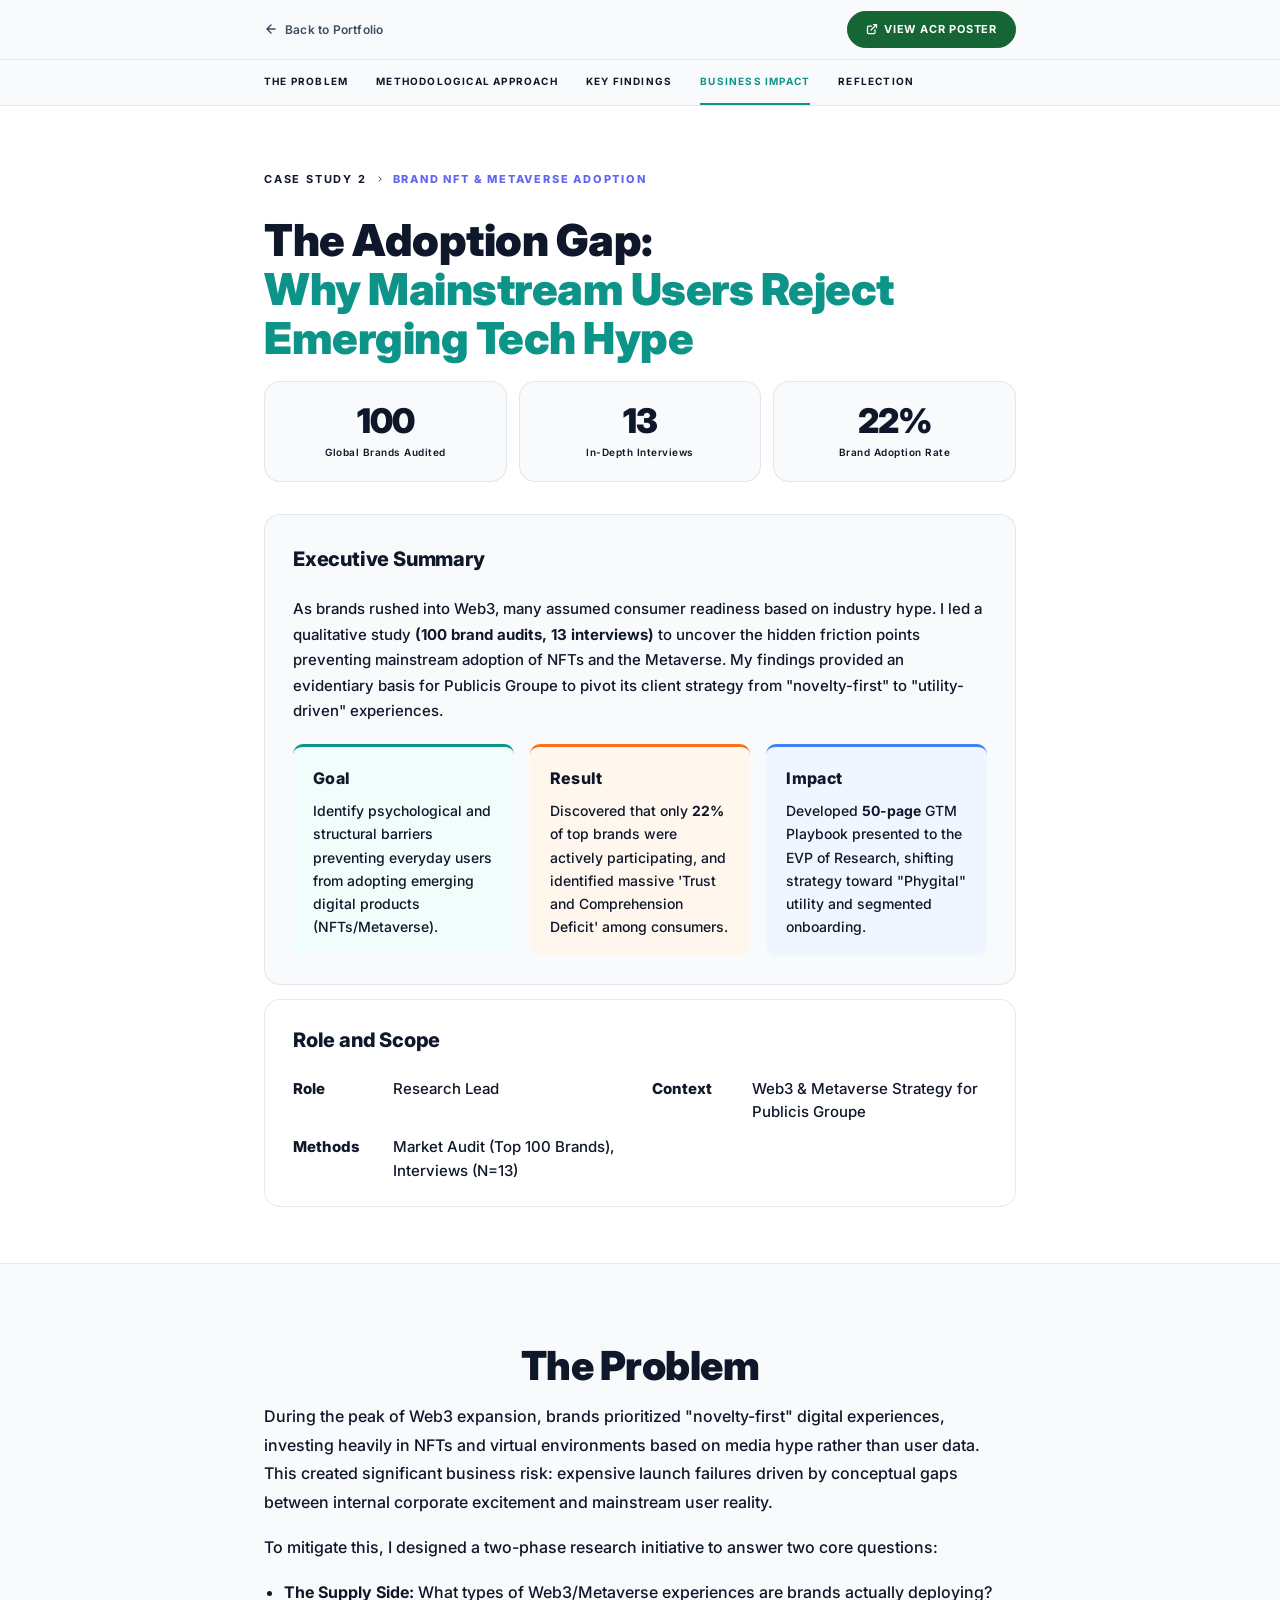
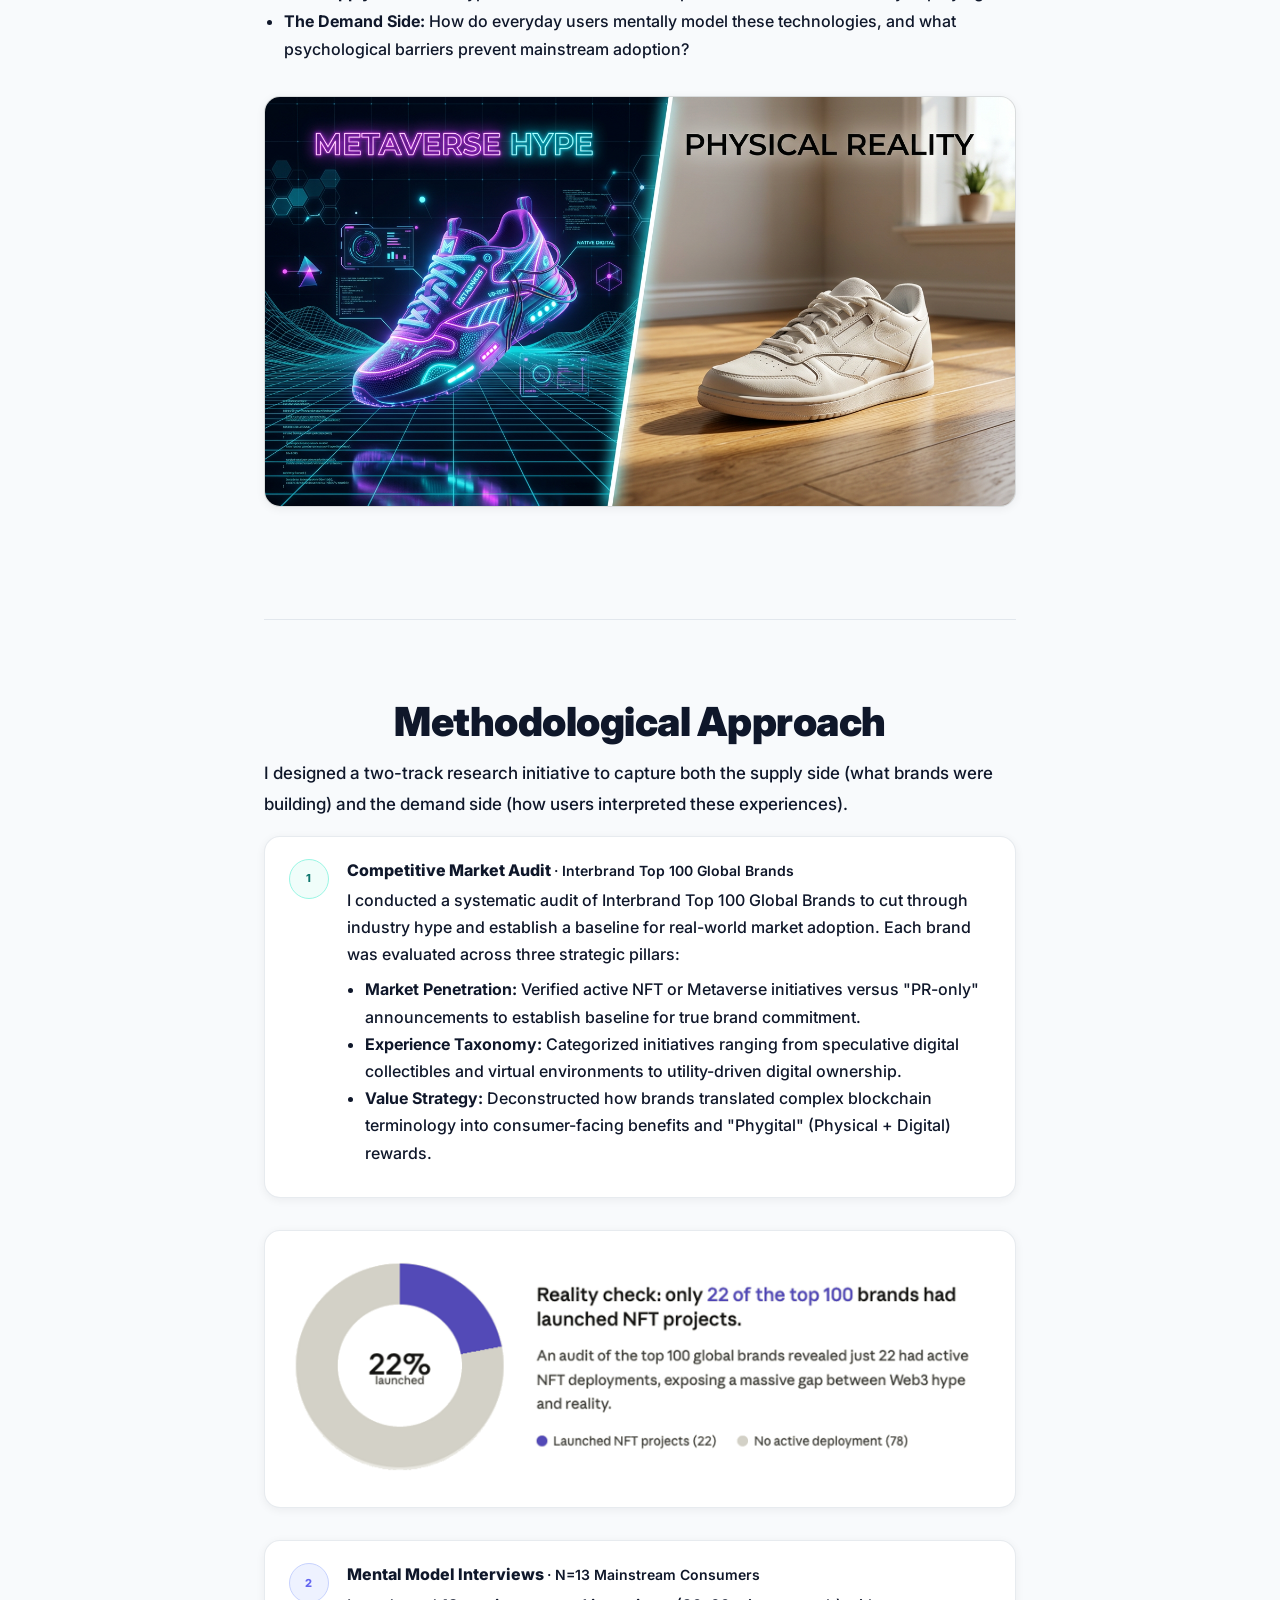
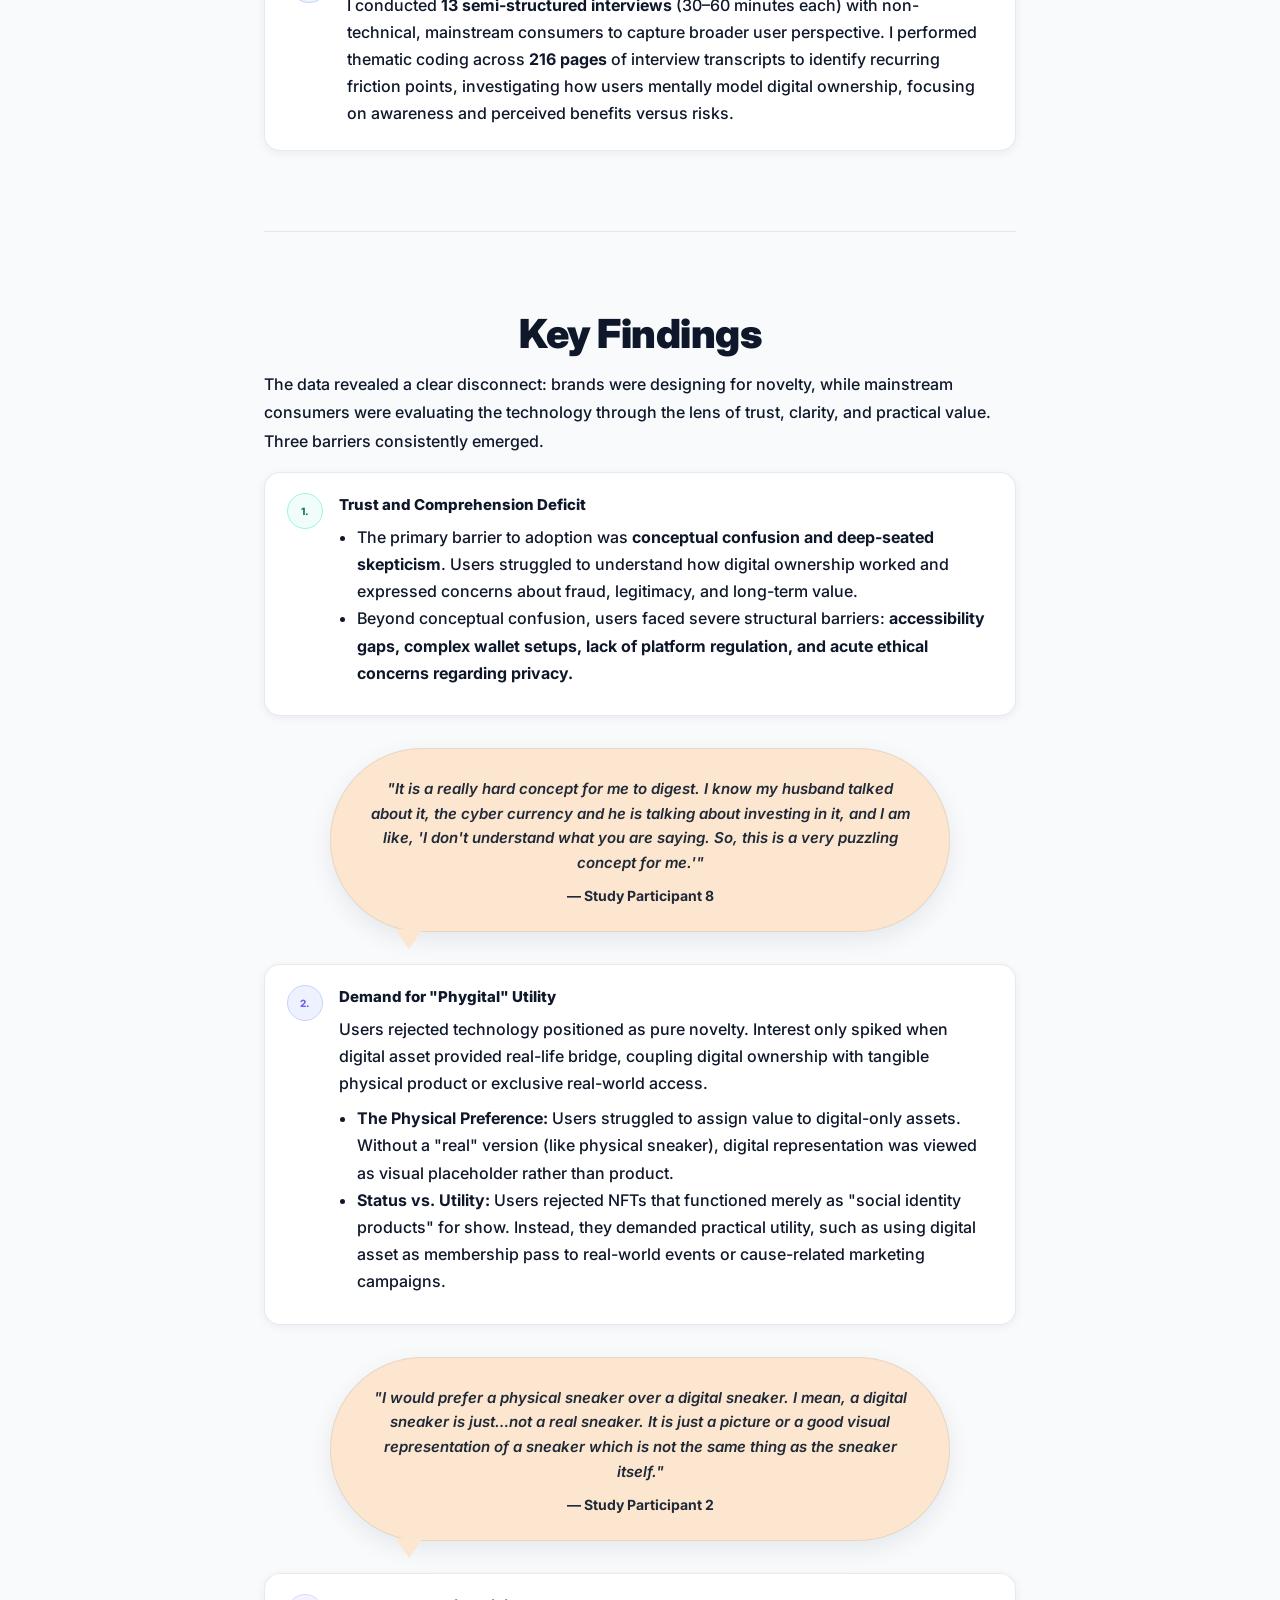
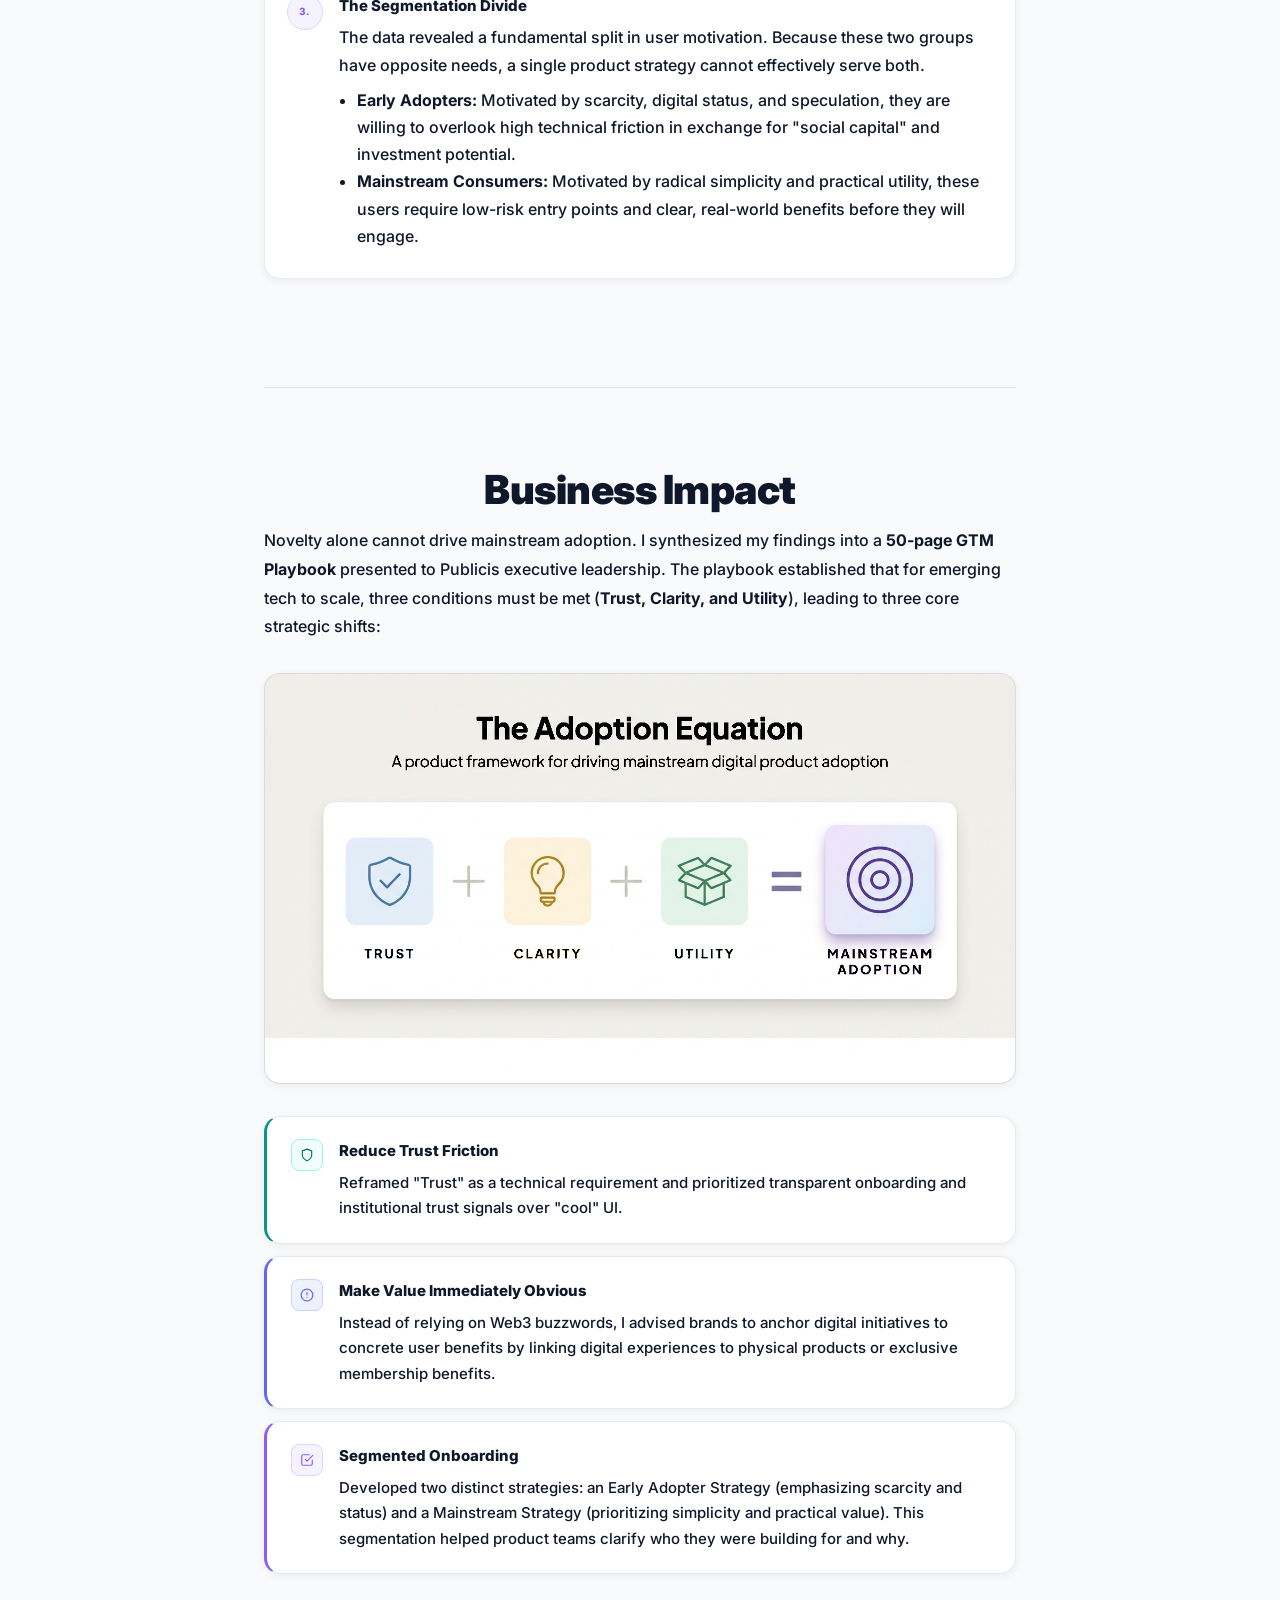
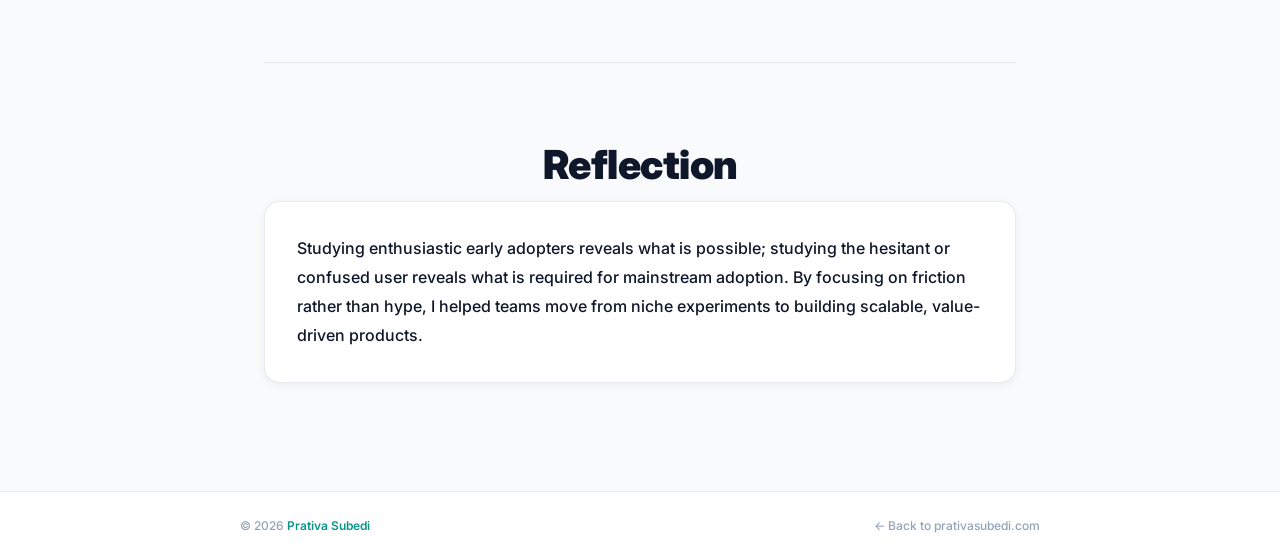
<file: case-study-brand-nft.html>
<!DOCTYPE html>
<html lang="en">
<head>
  <meta charset="UTF-8" />
  <meta name="viewport" content="width=device-width, initial-scale=1.0" />
  <meta name="description" content="Case Study 2: The Adoption Gap: Why Mainstream Users Reject Emerging Tech Hype. By Prativa Subedi." />
  <title>The Adoption Gap | Prativa Subedi</title>

  <link rel="preconnect" href="https://fonts.googleapis.com" />
  <link rel="preconnect" href="https://fonts.gstatic.com" crossorigin />
  <link href="https://fonts.googleapis.com/css2?family=Inter:wght@300;400;500;600;700;800;900&display=swap" rel="stylesheet" />

  <style>
    /* ── RESET & BASE ──────────────────────────────────────────────────────── */
    *, *::before, *::after { box-sizing: border-box; margin: 0; padding: 0; }

    :root {
      --bg:           #f8fafc;
      --bg-deep:      #f1f5f9;
      --white:        #ffffff;
      --ink:          #0f172a;
      --ink-mid:      #334155;
      --ink-muted:    #3d4f63;
      --ink-light:    #94a3b8;
      --teal:         #0d9488;
      --teal-dark:    #0f766e;
      --teal-pale:    #f0fdfa;
      --teal-border:  #99f6e4;
      --indigo:       #6366f1;
      --indigo-pale:  #eef2ff;
      --indigo-border:#c7d2fe;
      --violet:       #8b5cf6;
      --violet-pale:  #f5f3ff;
      --violet-border:#ddd6fe;
      --border:       rgba(148,163,184,0.22);
      --shadow-sm:    0 2px 10px rgba(15,23,42,0.06);
      --shadow-md:    0 8px 32px rgba(15,23,42,0.08);
      --r:            16px;
      --r-sm:         10px;
      --max-w:        800px;
    }

    html { scroll-behavior: smooth; }

    body {
      background: var(--bg);
      color: var(--ink);
      font-family: 'Inter', system-ui, sans-serif;
      font-size: 15px;
      line-height: 1.65;
      -webkit-font-smoothing: antialiased;
    }

    /* ── LAYOUT ────────────────────────────────────────────────────────────── */
    .wrap {
      max-width: var(--max-w);
      margin: 0 auto;
      padding: 0 24px;
    }

    /* ── NAV ───────────────────────────────────────────────────────────────── */
    .site-nav {
      position: fixed;
      top: 0; left: 0; right: 0;
      z-index: 100;
      height: 60px;
      background: rgba(248,250,252,0.92);
      backdrop-filter: blur(14px);
      -webkit-backdrop-filter: blur(14px);
      border-bottom: 1px solid var(--border);
      display: flex;
      align-items: center;
    }

    .site-nav .wrap {
      width: 100%;
      display: flex;
      align-items: center;
      justify-content: space-between;
    }

    .nav-back {
      display: inline-flex;
      align-items: center;
      gap: 7px;
      font-size: 12px;
      font-weight: 600;
      letter-spacing: 0.2px;
      color: var(--ink-muted);
      text-decoration: none;
      transition: color 0.2s;
    }
    .nav-back svg { width: 14px; height: 14px; stroke: currentColor; fill: none; stroke-width: 2.5; stroke-linecap: round; stroke-linejoin: round; }
    .nav-back:hover { color: var(--teal); }

    .nav-download {
      display: inline-flex;
      align-items: center;
      gap: 6px;
      font-size: 11px;
      font-weight: 700;
      letter-spacing: 0.8px;
      text-transform: uppercase;
      color: #ffffff;
      background: #166534;
      border: 1.5px solid #166534;
      padding: 8px 18px;
      border-radius: 100px;
      text-decoration: none;
      transition: all 0.2s;
    }
    .nav-download svg { width: 12px; height: 12px; stroke: currentColor; fill: none; stroke-width: 2.5; stroke-linecap: round; stroke-linejoin: round; }
    .nav-download:hover { background: #14532d; border-color: #14532d; }

    /* ── PROGRESS BAR ──────────────────────────────────────────────────────── */
    #progress {
      position: fixed;
      top: 60px; left: 0;
      height: 2px;
      width: 0%;
      background: linear-gradient(to right, var(--teal), var(--indigo));
      z-index: 99;
      transition: width 0.08s linear;
    }

    /* ── SECTION NAV ───────────────────────────────────────────────────────── */
    .section-nav {
      position: sticky;
      top: 60px;
      z-index: 50;
      background: rgba(248,250,252,0.96);
      backdrop-filter: blur(10px);
      -webkit-backdrop-filter: blur(10px);
      border-bottom: 1px solid var(--border);
      display: none;
    }
    @media (min-width: 580px) { .section-nav { display: block; } }

    .section-nav .wrap { width: 100%; overflow-x: auto; }

    .section-nav ul { list-style: none; display: flex; gap: 0; }

    .section-nav a {
      display: block;
      padding: 13px 0;
      margin-right: 28px;
      font-size: 10px;
      font-weight: 700;
      letter-spacing: 1.2px;
      text-transform: uppercase;
      color: var(--ink);
      text-decoration: none;
      white-space: nowrap;
      border-bottom: 2px solid transparent;
      transition: color 0.2s, border-color 0.2s;
    }
    .section-nav a:hover,
    .section-nav a.active { color: var(--teal); border-bottom-color: var(--teal); }

    /* ── HERO ──────────────────────────────────────────────────────────────── */
    .hero {
      padding-top: 60px;
      background: var(--white);
      border-bottom: 1px solid var(--border);
    }

    .hero-inner {
      max-width: var(--max-w);
      margin: 0 auto;
      padding: 64px 24px 56px;
    }

    .breadcrumb {
      display: flex;
      align-items: center;
      gap: 8px;
      font-size: 11px;
      font-weight: 700;
      letter-spacing: 1.8px;
      text-transform: uppercase;
      color: var(--ink);
      margin-bottom: 28px;
    }
    .breadcrumb svg { width: 10px; height: 10px; stroke: currentColor; fill: none; stroke-width: 2; }
    .breadcrumb .active { color: #6366f1; font-weight: 800; }

    .hero h1 {
      font-size: clamp(24px, 4.5vw, 44px);
      font-weight: 900;
      line-height: 1.12;
      letter-spacing: -0.5px;
      color: var(--ink);
      margin-bottom: 18px;
    }
    .hero h1 .accent { color: var(--teal); }

    /* Stat boxes */
    .stat-row {
      display: grid;
      grid-template-columns: repeat(3, 1fr);
      gap: 12px;
      margin-bottom: 32px;
    }
    @media (max-width: 480px) { .stat-row { grid-template-columns: 1fr; } }

    .stat-box {
      background: var(--bg);
      border: 1px solid var(--border);
      border-radius: var(--r);
      padding: 22px 16px;
      text-align: center;
    }
    .stat-num {
      font-size: 34px;
      font-weight: 900;
      color: var(--ink);
      letter-spacing: -1px;
      line-height: 1;
      margin-bottom: 7px;
    }
    .stat-lbl {
      font-size: 10px;
      font-weight: 600;
      letter-spacing: 0.5px;
      color: var(--ink);
      line-height: 1.4;
    }

    /* Executive Summary & Metadata block labels */
    .block-label {
      font-size: 15px;
      font-weight: 800;
      letter-spacing: -0.2px;
      color: var(--ink);
      margin-bottom: 20px;
    }
    .exec-box .block-label,
    .meta-box .block-label {
      font-size: 20px;
    }

    /* Executive summary */
    .exec-box {
      background: var(--bg);
      border: 1px solid var(--border);
      border-radius: var(--r);
      padding: 28px;
      margin-bottom: 14px;
    }
    .exec-intro strong { color: var(--ink); }
    .exec-intro {
      font-size: 15px;
      font-weight: 500;
      color: var(--ink);
      line-height: 1.7;
      margin-bottom: 20px;
    }

    .exec-cols {
      display: grid;
      grid-template-columns: repeat(3, 1fr);
      gap: 16px;
    }
    @media (max-width: 560px) { .exec-cols { grid-template-columns: 1fr; gap: 14px; } }

    .exec-col {
      border-radius: var(--r-sm);
      padding: 18px 20px;
      border-top: 3px solid transparent;
    }
    .exec-col.goal   { background: var(--teal-pale);   border-top-color: var(--teal); }
    .exec-col.result { background: #fff7ed;  border-top-color: #f97316; }
    .exec-col.impact { background: #eff6ff;  border-top-color: #3b82f6; }

    .exec-col-label {
      font-size: 16px;
      font-weight: 800;
      letter-spacing: 0.3px;
      color: var(--ink);
      margin-bottom: 8px;
    }
    .exec-col p {
      font-size: 14px;
      font-weight: 500;
      color: var(--ink);
      line-height: 1.65;
    }

    /* Metadata */
    .meta-box {
      background: var(--white);
      border: 1px solid var(--border);
      border-radius: var(--r);
      padding: 24px 28px;
    }
    .meta-grid {
      display: grid;
      grid-template-columns: 1fr 1fr;
      gap: 12px 24px;
    }
    @media (max-width: 560px) { .meta-grid { grid-template-columns: 1fr; } }

    .meta-row {
      display: flex;
      gap: 10px;
      font-size: 12px;
      line-height: 1.55;
    }
    .meta-key { font-size: 15px; font-weight: 800; color: var(--ink); min-width: 90px; flex-shrink: 0; }
    .meta-val { font-size: 15px; font-weight: 500; color: var(--ink); }

    /* ── CONTENT SECTIONS ──────────────────────────────────────────────────── */
    .content { max-width: var(--max-w); margin: 0 auto; padding: 0 24px; }

    .cs-section {
      padding: 80px 0;
      border-bottom: 1px solid var(--border);
      opacity: 0;
      transform: translateY(24px);
      transition: opacity 0.55s ease, transform 0.55s ease;
    }
    .cs-section.visible { opacity: 1; transform: none; }
    .cs-section:last-child { border-bottom: none; }

    .section-header {
      text-align: center;
      margin-bottom: 14px;
    }
    .s-num {
      font-size: clamp(28px, 4vw, 40px);
      font-weight: 900;
      letter-spacing: -0.5px;
      color: var(--ink);
      margin-bottom: 8px;
      line-height: 1.1;
    }
    .s-title {
      font-size: 15px;
      font-weight: 500;
      color: var(--ink-muted);
      letter-spacing: 0px;
      line-height: 1.5;
    }

    .body-text {
      font-size: 16px;
      font-weight: 500;
      color: var(--ink-muted);
      line-height: 1.8;
      margin-bottom: 16px;
    }
    .body-text strong { color: var(--ink-mid); font-weight: 700; }
    .body-text:last-child { margin-bottom: 0; }

    /* ── IMAGE EMBEDS ──────────────────────────────────────────────────────── */
    .img-embed {
      border-radius: var(--r);
      overflow: hidden;
      border: 1px solid var(--border);
      margin: 32px 0;
      background: #EDECE8;
      box-shadow: var(--shadow-sm);
    }
    .img-embed iframe { display: block; width: 100%; border: none; }
    .img-embed img { display: block; width: 100%; height: auto; }

    /* ── PHASE CARDS ───────────────────────────────────────────────────────── */
    .phase-stack { display: flex; flex-direction: column; gap: 12px; }

    .phase-card {
      background: var(--white);
      border: 1px solid var(--border);
      border-radius: var(--r);
      padding: 22px 24px;
      display: flex;
      gap: 18px;
      box-shadow: var(--shadow-sm);
    }

    .phase-badge {
      width: 40px;
      height: 40px;
      flex-shrink: 0;
      border-radius: 50%;
      display: flex;
      align-items: center;
      justify-content: center;
      font-size: 11px;
      font-weight: 800;
      letter-spacing: 0.3px;
    }
    .phase-badge.teal   { background: var(--teal-pale);   border: 1px solid var(--teal-border);   color: var(--teal-dark); }
    .phase-badge.indigo { background: var(--indigo-pale);  border: 1px solid var(--indigo-border);  color: var(--indigo); }
    .phase-badge.violet { background: var(--violet-pale);  border: 1px solid var(--violet-border);  color: var(--violet); }

    .phase-card h3 { font-size: 16px; font-weight: 800; color: var(--ink); line-height: 1.4; margin-bottom: 6px; }
    .phase-card h3 .meta { font-weight: 600; color: var(--ink); font-size: 14px; }
    .phase-card p { font-size: 16px; font-weight: 500; color: var(--ink); line-height: 1.7; margin-bottom: 8px; }
    .phase-card p:last-child { margin-bottom: 0; }
    .phase-card ul { margin: 6px 0 8px 18px; padding: 0; }
    .phase-card li { font-size: 16px; font-weight: 500; color: var(--ink); line-height: 1.7; }
    .phase-card li strong { color: var(--ink); }

    /* ── FINDING CARDS ─────────────────────────────────────────────────────── */
    .finding-stack { display: flex; flex-direction: column; gap: 12px; margin-bottom: 28px; }

    .finding-card {
      background: var(--white);
      border: 1px solid var(--border);
      border-radius: var(--r);
      padding: 20px 22px;
      display: flex;
      gap: 16px;
      box-shadow: var(--shadow-sm);
    }

    .finding-num {
      width: 36px;
      height: 36px;
      flex-shrink: 0;
      border-radius: 50%;
      display: flex;
      align-items: center;
      justify-content: center;
      font-size: 10px;
      font-weight: 800;
      letter-spacing: 0.3px;
    }
    .finding-num.teal   { background: var(--teal-pale);   border: 1px solid var(--teal-border);   color: var(--teal-dark); }
    .finding-num.indigo { background: var(--indigo-pale);  border: 1px solid var(--indigo-border);  color: var(--indigo); }
    .finding-num.violet { background: var(--violet-pale);  border: 1px solid var(--violet-border);  color: var(--violet); }

    .finding-card h3 { font-size: 15px; font-weight: 800; color: var(--ink); margin-bottom: 6px; }
    .finding-card p { font-size: 16px; font-weight: 500; color: var(--ink); line-height: 1.7; margin: 0 0 8px 0; }
    .finding-card p:last-child { margin-bottom: 0; }
    .finding-card p strong { color: var(--ink); }
    .finding-card ul { margin: 6px 0 8px 18px; padding: 0; }
    .finding-card li { font-size: 16px; font-weight: 500; color: var(--ink); line-height: 1.7; }

    /* ── SPEECH BUBBLE ─────────────────────────────────────────────────────── */
    .speech-bubble-wrap {
      display: flex;
      justify-content: center;
      margin: 32px 0;
    }
    .speech-bubble {
      position: relative;
      background: #fde6cf;
      color: #1f2937;
      border-radius: 999px;
      padding: 28px 34px 24px;
      max-width: 620px;
      border: 1px solid rgba(15, 23, 42, 0.08);
      box-shadow: 0 8px 24px rgba(15, 23, 42, 0.08);
    }
    .speech-bubble p {
      font-size: 15px;
      font-weight: 600;
      font-style: italic;
      line-height: 1.65;
      margin: 0 0 8px 0;
      color: #1f2937;
      text-align: center;
    }
    .speech-bubble .attribution {
      font-size: 14px;
      font-weight: 700;
      font-style: normal;
      color: #1f2937;
      margin: 0;
    }
    .speech-bubble::after {
      content: '';
      position: absolute;
      bottom: -18px;
      left: 64px;
      width: 0;
      height: 0;
      border-left: 14px solid transparent;
      border-right: 14px solid transparent;
      border-top: 20px solid #fde6cf;
    }

    /* ── IMPACT CARDS ──────────────────────────────────────────────────────── */
    .impact-stack { display: flex; flex-direction: column; gap: 12px; margin-bottom: 8px; }

    .impact-card {
      background: var(--white);
      border: 1px solid var(--border);
      border-radius: var(--r);
      padding: 22px 24px;
      display: flex;
      gap: 16px;
      box-shadow: var(--shadow-sm);
    }
    .impact-card.teal   { border-left: 3px solid var(--teal); }
    .impact-card.indigo { border-left: 3px solid var(--indigo); }
    .impact-card.violet { border-left: 3px solid var(--violet); }

    .impact-icon {
      width: 32px;
      height: 32px;
      flex-shrink: 0;
      border-radius: 8px;
      display: flex;
      align-items: center;
      justify-content: center;
    }
    .impact-icon.teal   { background: var(--teal-pale);   border: 1px solid var(--teal-border); }
    .impact-icon.indigo { background: var(--indigo-pale);  border: 1px solid var(--indigo-border); }
    .impact-icon.violet { background: var(--violet-pale);  border: 1px solid var(--violet-border); }
    .impact-icon svg { width: 14px; height: 14px; fill: none; stroke-width: 2; stroke-linecap: round; stroke-linejoin: round; }
    .impact-icon.teal   svg { stroke: var(--teal-dark); }
    .impact-icon.indigo svg { stroke: var(--indigo); }
    .impact-icon.violet svg { stroke: var(--violet); }

    .impact-card h3 { font-size: 15px; font-weight: 800; color: var(--ink); margin-bottom: 6px; }
    .impact-card p { font-size: 15px; font-weight: 500; color: var(--ink); line-height: 1.7; margin: 0; }

    /* ── REFLECTION ────────────────────────────────────────────────────────── */
    .reflection-box {
      background: var(--white);
      border: 1px solid var(--border);
      border-radius: var(--r);
      padding: 32px;
      margin-bottom: 28px;
      box-shadow: var(--shadow-sm);
    }
    .reflection-box p { font-size: 16px; font-weight: 500; color: var(--ink); line-height: 1.8; margin-bottom: 16px; }
    .reflection-box p:last-child { margin-bottom: 0; }
    .reflection-box strong { color: var(--ink-mid); font-weight: 700; }

    .tag-row { display: flex; flex-wrap: wrap; gap: 8px; }
    .tag {
      font-size: 10px;
      font-weight: 800;
      letter-spacing: 0.3px;
      padding: 6px 14px;
      border-radius: 100px;
      background: var(--white);
      color: var(--ink-mid);
      border: 1px solid var(--border);
    }

    /* ── CTA ───────────────────────────────────────────────────────────────── */
    .cta-wrap {
      padding: 64px 0 80px;
      opacity: 0;
      transform: translateY(24px);
      transition: opacity 0.55s ease, transform 0.55s ease;
    }
    .cta-wrap.visible { opacity: 1; transform: none; }

    .cta-box {
      background: var(--ink);
      border-radius: var(--r);
      padding: 52px 40px;
      text-align: center;
    }
    .cta-box .block-label { color: var(--teal); margin-bottom: 12px; font-size: 11px; font-weight: 800; letter-spacing: 2px; text-transform: uppercase; }
    .cta-box h2 { font-size: 22px; font-weight: 900; color: var(--white); margin-bottom: 12px; letter-spacing: -0.3px; }
    .cta-box .cta-sub { font-size: 13px; font-weight: 500; color: rgba(255,255,255,0.45); max-width: 400px; margin: 0 auto 32px; line-height: 1.7; }
    .cta-actions { display: flex; gap: 12px; justify-content: center; flex-wrap: wrap; }

    .btn-primary {
      display: inline-flex;
      align-items: center;
      gap: 7px;
      background: var(--teal);
      color: var(--white);
      font-family: 'Inter', sans-serif;
      font-size: 11px;
      font-weight: 700;
      letter-spacing: 0.8px;
      text-transform: uppercase;
      padding: 14px 28px;
      border-radius: 100px;
      text-decoration: none;
      transition: background 0.2s;
    }
    .btn-primary svg { width: 13px; height: 13px; stroke: currentColor; fill: none; stroke-width: 2.5; stroke-linecap: round; stroke-linejoin: round; }
    .btn-primary:hover { background: var(--teal-dark); }

    .btn-ghost {
      display: inline-flex;
      align-items: center;
      gap: 7px;
      background: transparent;
      color: rgba(255,255,255,0.55);
      font-family: 'Inter', sans-serif;
      font-size: 11px;
      font-weight: 700;
      letter-spacing: 0.8px;
      text-transform: uppercase;
      padding: 14px 28px;
      border-radius: 100px;
      border: 1.5px solid rgba(255,255,255,0.15);
      text-decoration: none;
      transition: all 0.2s;
    }
    .btn-ghost svg { width: 13px; height: 13px; stroke: currentColor; fill: none; stroke-width: 2.5; stroke-linecap: round; stroke-linejoin: round; }
    .btn-ghost:hover { color: var(--white); border-color: rgba(255,255,255,0.35); }

    /* ── FOOTER ────────────────────────────────────────────────────────────── */
    footer {
      background: var(--white);
      border-top: 1px solid var(--border);
      padding: 24px;
    }
    .footer-inner {
      max-width: var(--max-w);
      margin: 0 auto;
      display: flex;
      align-items: center;
      justify-content: space-between;
      flex-wrap: wrap;
      gap: 12px;
    }
    .footer-copy { font-size: 12px; font-weight: 500; color: var(--ink-light); }
    .footer-copy span { color: var(--teal); font-weight: 600; }
    .footer-link { font-size: 12px; font-weight: 500; color: var(--ink-light); text-decoration: none; transition: color 0.2s; }
    .footer-link:hover { color: var(--teal); }
  </style>
</head>

<body>

<!-- ── NAV ─────────────────────────────────────────────────────────────────── -->
<nav class="site-nav">
  <div class="wrap">
    <a href="index.html" class="nav-back">
      <svg viewBox="0 0 24 24"><path d="M19 12H5M12 19l-7-7 7-7"/></svg>
      Back to Portfolio
    </a>
    <a href="assets/docs/brand-nft-case-study.pdf" target="_blank" class="nav-download">
      <svg viewBox="0 0 24 24"><path d="M18 13v6a2 2 0 01-2 2H5a2 2 0 01-2-2V8a2 2 0 012-2h6"/><polyline points="15 3 21 3 21 9"/><line x1="10" y1="14" x2="21" y2="3"/></svg>
      View ACR Poster
    </a>
  </div>
</nav>

<!-- ── PROGRESS ─────────────────────────────────────────────────────────────── -->
<div id="progress"></div>

<!-- ── SECTION NAV ──────────────────────────────────────────────────────────── -->
<div class="section-nav">
  <div class="wrap">
    <ul>
      <li><a href="#problem"    class="snav">The Problem</a></li>
      <li><a href="#methods"    class="snav">Methodological Approach</a></li>
      <li><a href="#findings"   class="snav">Key Findings</a></li>
      <li><a href="#impact"     class="snav">Business Impact</a></li>
      <li><a href="#reflection" class="snav">Reflection</a></li>
    </ul>
  </div>
</div>

<!-- ── HERO ─────────────────────────────────────────────────────────────────── -->
<div class="hero">
  <div class="hero-inner">

    <div class="breadcrumb">
      <span>Case Study 2</span>
      <svg viewBox="0 0 24 24"><path d="M9 18l6-6-6-6"/></svg>
      <span class="active">Brand NFT & Metaverse Adoption</span>
    </div>

    <h1>
      The Adoption Gap:<br>
      <span class="accent">Why Mainstream Users Reject Emerging Tech Hype</span>
    </h1>

    <div class="stat-row">
      <div class="stat-box">
        <div class="stat-num">100</div>
        <div class="stat-lbl">Global Brands Audited</div>
      </div>
      <div class="stat-box">
        <div class="stat-num">13</div>
        <div class="stat-lbl">In-Depth Interviews</div>
      </div>
      <div class="stat-box">
        <div class="stat-num">22%</div>
        <div class="stat-lbl">Brand Adoption Rate</div>
      </div>
    </div>

    <!-- Executive Summary -->
    <div class="exec-box">
      <div class="block-label">Executive Summary</div>
      <p class="exec-intro">As brands rushed into Web3, many assumed consumer readiness based on industry hype. I led a qualitative study <strong>(100 brand audits, 13 interviews)</strong> to uncover the hidden friction points preventing mainstream adoption of NFTs and the Metaverse. My findings provided an evidentiary basis for Publicis Groupe to pivot its client strategy from "novelty-first" to "utility-driven" experiences.</p>
      <div class="exec-cols">
        <div class="exec-col goal">
          <div class="exec-col-label">Goal</div>
          <p>Identify psychological and structural barriers preventing everyday users from adopting emerging digital products (NFTs/Metaverse).</p>
        </div>
        <div class="exec-col result">
          <div class="exec-col-label">Result</div>
          <p>Discovered that only <strong>22%</strong> of top brands were actively participating, and identified massive 'Trust and Comprehension Deficit' among consumers.</p>
        </div>
        <div class="exec-col impact">
          <div class="exec-col-label">Impact</div>
          <p>Developed <strong>50-page</strong> GTM Playbook presented to the EVP of Research, shifting strategy toward "Phygital" utility and segmented onboarding.</p>
        </div>
      </div>
    </div>

    <!-- Role and Scope -->
    <div class="meta-box">
      <div class="block-label">Role and Scope</div>
      <div class="meta-grid">
        <div class="meta-row">
          <span class="meta-key">Role</span>
          <span class="meta-val">Research Lead</span>
        </div>
        <div class="meta-row">
          <span class="meta-key">Context</span>
          <span class="meta-val">Web3 &amp; Metaverse Strategy for Publicis Groupe</span>
        </div>
        <div class="meta-row">
          <span class="meta-key">Methods</span>
          <span class="meta-val">Market Audit (Top 100 Brands), Interviews (N=13)</span>
        </div>
      </div>
    </div>

  </div>
</div>

<!-- ── CONTENT ───────────────────────────────────────────────────────────────── -->
<div class="content">

  <!-- ══ THE PROBLEM ══════════════════════════════════════════════════════════ -->
  <section id="problem" class="cs-section">

    <div class="section-header">
      <div class="s-num">The Problem</div>
    </div>

    <p class="body-text" style="color: var(--ink);">
      During the peak of Web3 expansion, brands prioritized "novelty-first" digital experiences, investing heavily in NFTs and virtual environments based on media hype rather than user data. This created significant business risk: expensive launch failures driven by conceptual gaps between internal corporate excitement and mainstream user reality.
    </p>

    <p class="body-text" style="color: var(--ink);">
      To mitigate this, I designed a two-phase research initiative to answer two core questions:
    </p>

    <ul style="color: var(--ink); font-size: 16px; font-weight: 500; line-height: 1.8; margin: 0 0 16px 20px; padding: 0;">
      <li><strong style="color: var(--ink);">The Supply Side:</strong> What types of Web3/Metaverse experiences are brands actually deploying?</li>
      <li><strong style="color: var(--ink);">The Demand Side:</strong> How do everyday users mentally model these technologies, and what psychological barriers prevent mainstream adoption?</li>
    </ul>

    <div class="img-embed">
      <img src="images/brand-nft-images/image1.png" alt="Brand NFT and Metaverse adoption landscape overview" />
    </div>

  </section>

  <!-- ══ METHODOLOGICAL APPROACH ══════════════════════════════════════════════ -->
  <section id="methods" class="cs-section">

    <div class="section-header">
      <div class="s-num">Methodological Approach</div>
    </div>

    <p class="body-text" style="color: var(--ink); font-size: 17px;">
      I designed a two-track research initiative to capture both the supply side (what brands were building) and the demand side (how users interpreted these experiences).
    </p>

    <div class="phase-stack">

      <div class="phase-card">
        <div class="phase-badge teal">1</div>
        <div>
          <h3>Competitive Market Audit <span class="meta">· Interbrand Top 100 Global Brands</span></h3>
          <p>I conducted a systematic audit of Interbrand Top 100 Global Brands to cut through industry hype and establish a baseline for real-world market adoption. Each brand was evaluated across three strategic pillars:</p>
          <ul>
            <li><strong>Market Penetration:</strong> Verified active NFT or Metaverse initiatives versus "PR-only" announcements to establish baseline for true brand commitment.</li>
            <li><strong>Experience Taxonomy:</strong> Categorized initiatives ranging from speculative digital collectibles and virtual environments to utility-driven digital ownership.</li>
            <li><strong>Value Strategy:</strong> Deconstructed how brands translated complex blockchain terminology into consumer-facing benefits and "Phygital" (Physical + Digital) rewards.</li>
          </ul>
        </div>
      </div>

    </div>

    <div class="img-embed" style="background: #ffffff;">
      <img src="images/brand-nft-images/image2.png" alt="Market audit findings: brand adoption rates by sector" style="mix-blend-mode: multiply;" />
    </div>

    <div class="phase-stack">

      <div class="phase-card">
        <div class="phase-badge indigo">2</div>
        <div>
          <h3>Mental Model Interviews <span class="meta">· N=13 Mainstream Consumers</span></h3>
          <p>I conducted <strong>13 semi-structured interviews</strong> (30–60 minutes each) with non-technical, mainstream consumers to capture broader user perspective. I performed thematic coding across <strong>216 pages</strong> of interview transcripts to identify recurring friction points, investigating how users mentally model digital ownership, focusing on awareness and perceived benefits versus risks.</p>
        </div>
      </div>

    </div>


  </section>

  <!-- ══ KEY FINDINGS ══════════════════════════════════════════════════════════ -->
  <section id="findings" class="cs-section">

    <div class="section-header">
      <div class="s-num">Key Findings</div>
    </div>

    <p class="body-text" style="color: var(--ink);">
      The data revealed a clear disconnect: brands were designing for novelty, while mainstream consumers were evaluating the technology through the lens of trust, clarity, and practical value. Three barriers consistently emerged.
    </p>

    <div class="finding-stack">

      <div class="finding-card">
        <div class="finding-num teal">1.</div>
        <div>
          <h3>Trust and Comprehension Deficit</h3>
          <ul>
            <li>The primary barrier to adoption was <strong>conceptual confusion and deep-seated skepticism</strong>. Users struggled to understand how digital ownership worked and expressed concerns about fraud, legitimacy, and long-term value.</li>
            <li>Beyond conceptual confusion, users faced severe structural barriers: <strong>accessibility gaps, complex wallet setups, lack of platform regulation, and acute ethical concerns regarding privacy.</strong></li>
          </ul>
        </div>
      </div>

    </div>

    <div class="speech-bubble-wrap">
      <div class="speech-bubble">
        <p>"It is a really hard concept for me to digest. I know my husband talked about it, the cyber currency and he is talking about investing in it, and I am like, 'I don't understand what you are saying. So, this is a very puzzling concept for me.'"</p>
        <p class="attribution">— Study Participant 8</p>
      </div>
    </div>


    <div class="finding-stack">

      <div class="finding-card">
        <div class="finding-num indigo">2.</div>
        <div>
          <h3>Demand for "Phygital" Utility</h3>
          <p>Users rejected technology positioned as pure novelty. Interest only spiked when digital asset provided real-life bridge, coupling digital ownership with tangible physical product or exclusive real-world access.</p>
          <ul>
            <li><strong>The Physical Preference:</strong> Users struggled to assign value to digital-only assets. Without a "real" version (like physical sneaker), digital representation was viewed as visual placeholder rather than product.</li>
            <li><strong>Status vs. Utility:</strong> Users rejected NFTs that functioned merely as "social identity products" for show. Instead, they demanded practical utility, such as using digital asset as membership pass to real-world events or cause-related marketing campaigns.</li>
          </ul>
        </div>
      </div>

    </div>

    <div class="speech-bubble-wrap">
      <div class="speech-bubble">
        <p>"I would prefer a physical sneaker over a digital sneaker. I mean, a digital sneaker is just…not a real sneaker. It is just a picture or a good visual representation of a sneaker which is not the same thing as the sneaker itself."</p>
        <p class="attribution">— Study Participant 2</p>
      </div>
    </div>

    <div class="finding-stack">

      <div class="finding-card">
        <div class="finding-num violet">3.</div>
        <div>
          <h3>The Segmentation Divide</h3>
          <p>The data revealed a fundamental split in user motivation. Because these two groups have opposite needs, a single product strategy cannot effectively serve both.</p>
          <ul>
            <li><strong>Early Adopters:</strong> Motivated by scarcity, digital status, and speculation, they are willing to overlook high technical friction in exchange for "social capital" and investment potential.</li>
            <li><strong>Mainstream Consumers:</strong> Motivated by radical simplicity and practical utility, these users require low-risk entry points and clear, real-world benefits before they will engage.</li>
          </ul>
        </div>
      </div>

    </div>

  </section>

  <!-- ══ RESEARCH IMPACT ═══════════════════════════════════════════════════════ -->
  <section id="impact" class="cs-section">

    <div class="section-header">
      <div class="s-num">Business Impact</div>
    </div>

    <p class="body-text" style="color: var(--ink);">
      Novelty alone cannot drive mainstream adoption. I synthesized my findings into a <strong style="color: var(--ink);">50-page GTM Playbook</strong> presented to Publicis executive leadership. The playbook established that for emerging tech to scale, three conditions must be met (<strong style="color: var(--ink);">Trust, Clarity, and Utility</strong>), leading to three core strategic shifts:
    </p>

    <div class="img-embed">
      <img src="images/brand-nft-images/image5.png" alt="Core insight framework: Trust, Clarity, and Utility for mainstream adoption" />
    </div>

    <div class="impact-stack">

      <div class="impact-card teal">
        <div class="impact-icon teal">
          <svg viewBox="0 0 24 24"><path d="M12 22s8-4 8-10V5l-8-3-8 3v7c0 6 8 10 8 10z"/></svg>
        </div>
        <div>
          <h3>Reduce Trust Friction</h3>
          <p>Reframed "Trust" as a technical requirement and prioritized transparent onboarding and institutional trust signals over "cool" UI.</p>
        </div>
      </div>

      <div class="impact-card indigo">
        <div class="impact-icon indigo">
          <svg viewBox="0 0 24 24"><circle cx="12" cy="12" r="10"/><line x1="12" y1="8" x2="12" y2="12"/><line x1="12" y1="16" x2="12.01" y2="16"/></svg>
        </div>
        <div>
          <h3>Make Value Immediately Obvious</h3>
          <p>Instead of relying on Web3 buzzwords, I advised brands to anchor digital initiatives to concrete user benefits by linking digital experiences to physical products or exclusive membership benefits.</p>
        </div>
      </div>

      <div class="impact-card violet">
        <div class="impact-icon violet">
          <svg viewBox="0 0 24 24"><polyline points="9 11 12 14 22 4"/><path d="M21 12v7a2 2 0 01-2 2H5a2 2 0 01-2-2V5a2 2 0 012-2h11"/></svg>
        </div>
        <div>
          <h3>Segmented Onboarding</h3>
          <p>Developed two distinct strategies: an Early Adopter Strategy (emphasizing scarcity and status) and a Mainstream Strategy (prioritizing simplicity and practical value). This segmentation helped product teams clarify who they were building for and why.</p>
        </div>
      </div>

    </div>

  </section>

  <!-- ══ REFLECTION ════════════════════════════════════════════════════════════ -->
  <section id="reflection" class="cs-section">

    <div class="section-header">
      <div class="s-num">Reflection</div>
    </div>

    <div class="reflection-box">
      <p>
        Studying enthusiastic early adopters reveals what is possible; studying the hesitant or confused user reveals what is required for mainstream adoption. By focusing on friction rather than hype, I helped teams move from niche experiments to building scalable, value-driven products.
      </p>
    </div>


  </section>


</div><!-- /content -->

<!-- ── FOOTER ────────────────────────────────────────────────────────────────── -->
<footer>
  <div class="footer-inner">
    <span class="footer-copy">© 2026 <span>Prativa Subedi</span></span>
    <a href="index.html" class="footer-link">← Back to prativasubedi.com</a>
  </div>
</footer>

<script>
  // Reading progress
  const bar = document.getElementById('progress');
  window.addEventListener('scroll', () => {
    const pct = window.scrollY / (document.documentElement.scrollHeight - window.innerHeight);
    bar.style.width = Math.min(100, pct * 100) + '%';
  }, { passive: true });

  // Fade-in on scroll
  const observer = new IntersectionObserver(entries => {
    entries.forEach(e => {
      if (e.isIntersecting) { e.target.classList.add('visible'); observer.unobserve(e.target); }
    });
  }, { threshold: 0.08 });
  document.querySelectorAll('.cs-section, .cta-wrap').forEach(el => observer.observe(el));

  // Section nav highlight
  const sections = document.querySelectorAll('section[id]');
  const navLinks = document.querySelectorAll('.snav');
  const navObserver = new IntersectionObserver(entries => {
    entries.forEach(e => {
      if (e.isIntersecting) {
        navLinks.forEach(l => l.classList.remove('active'));
        const link = document.querySelector(`.snav[href="#${e.target.id}"]`);
        if (link) link.classList.add('active');
      }
    });
  }, { rootMargin: '-30% 0px -60% 0px' });
  sections.forEach(s => navObserver.observe(s));
</script>

</body>
</html>
</file>
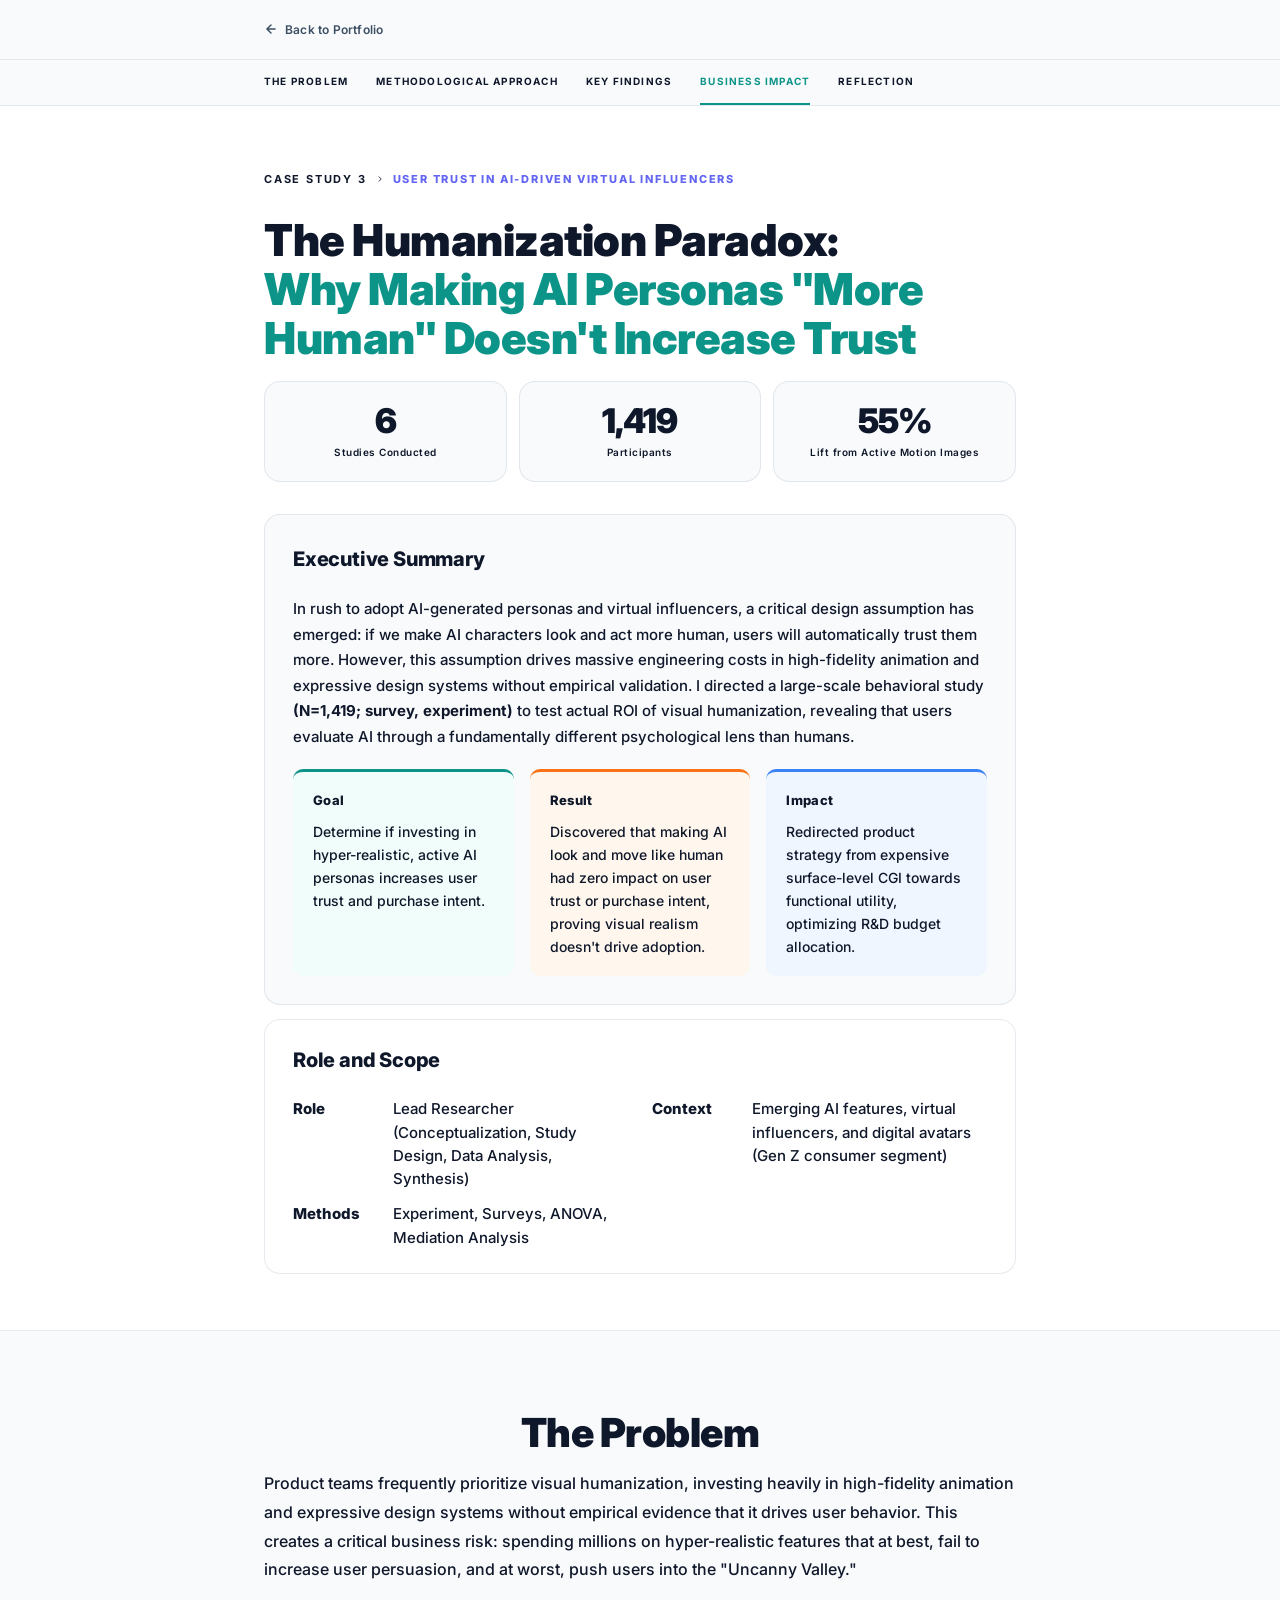
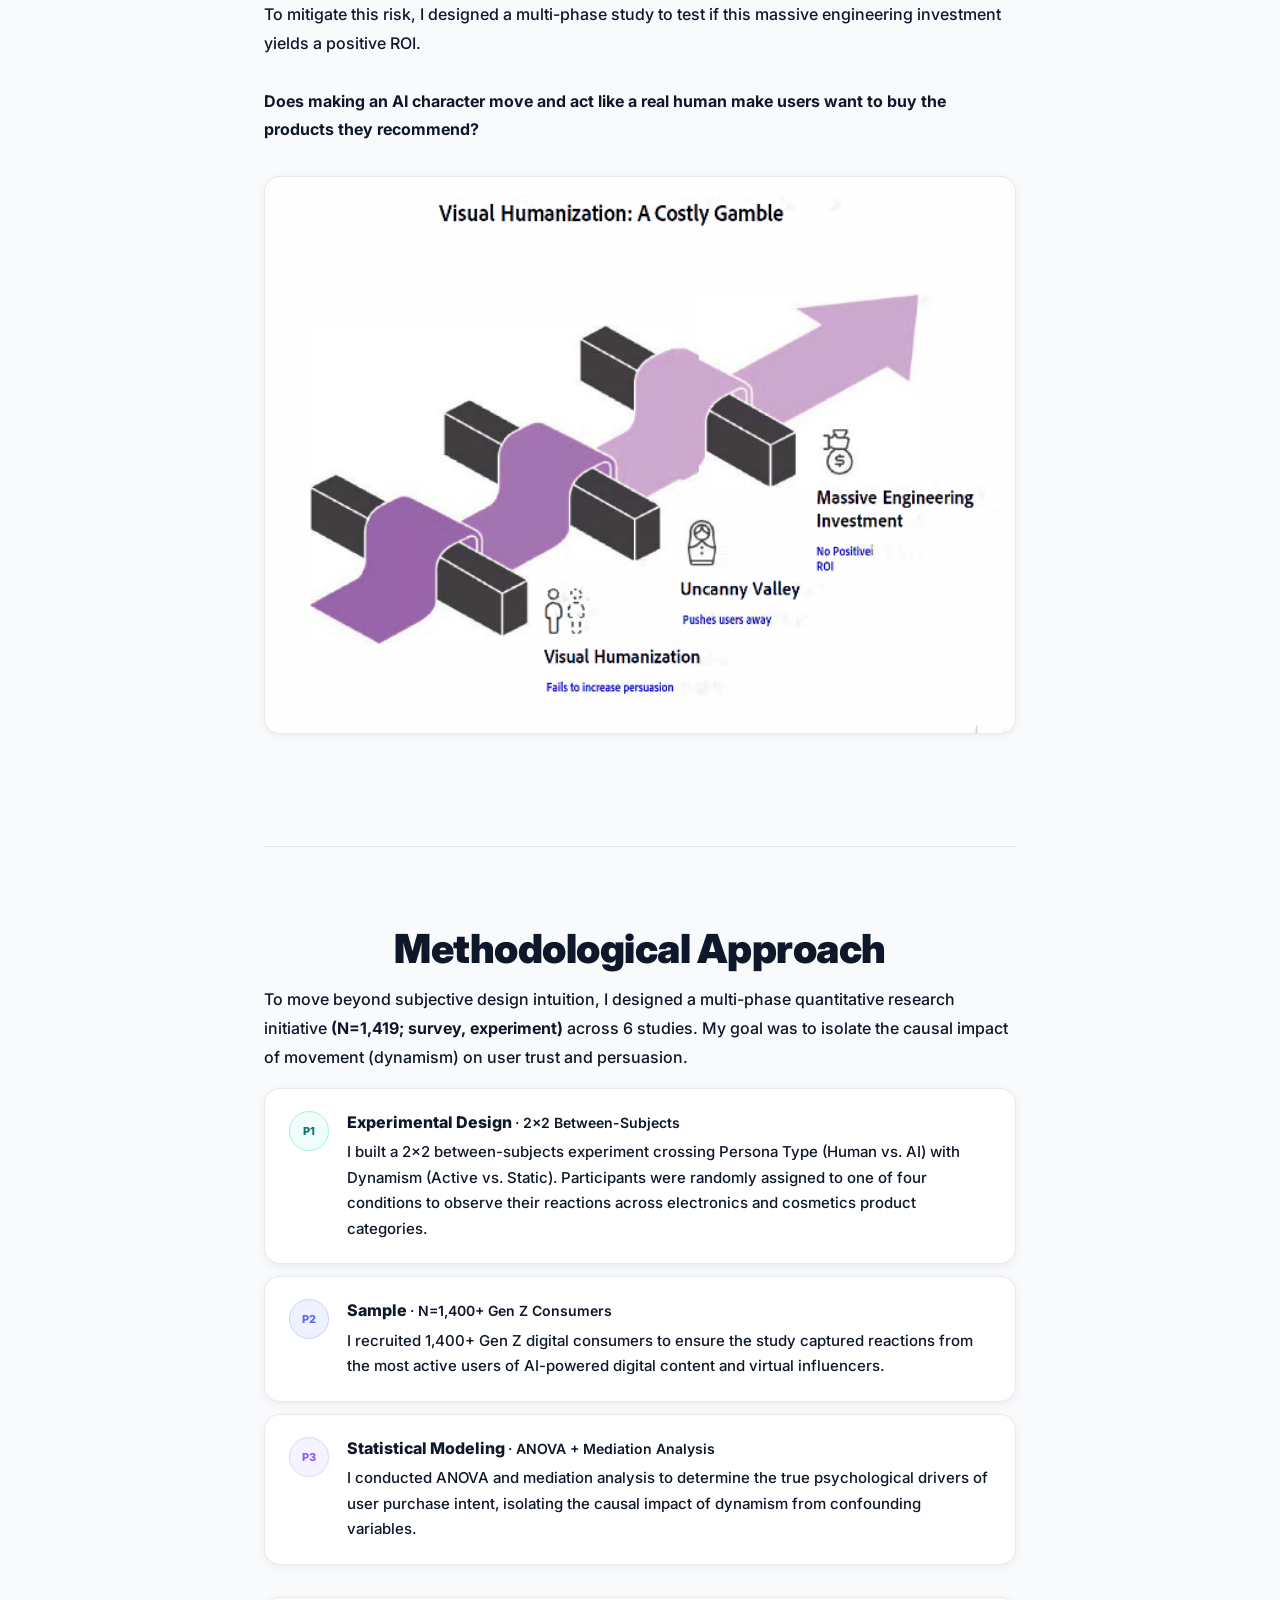
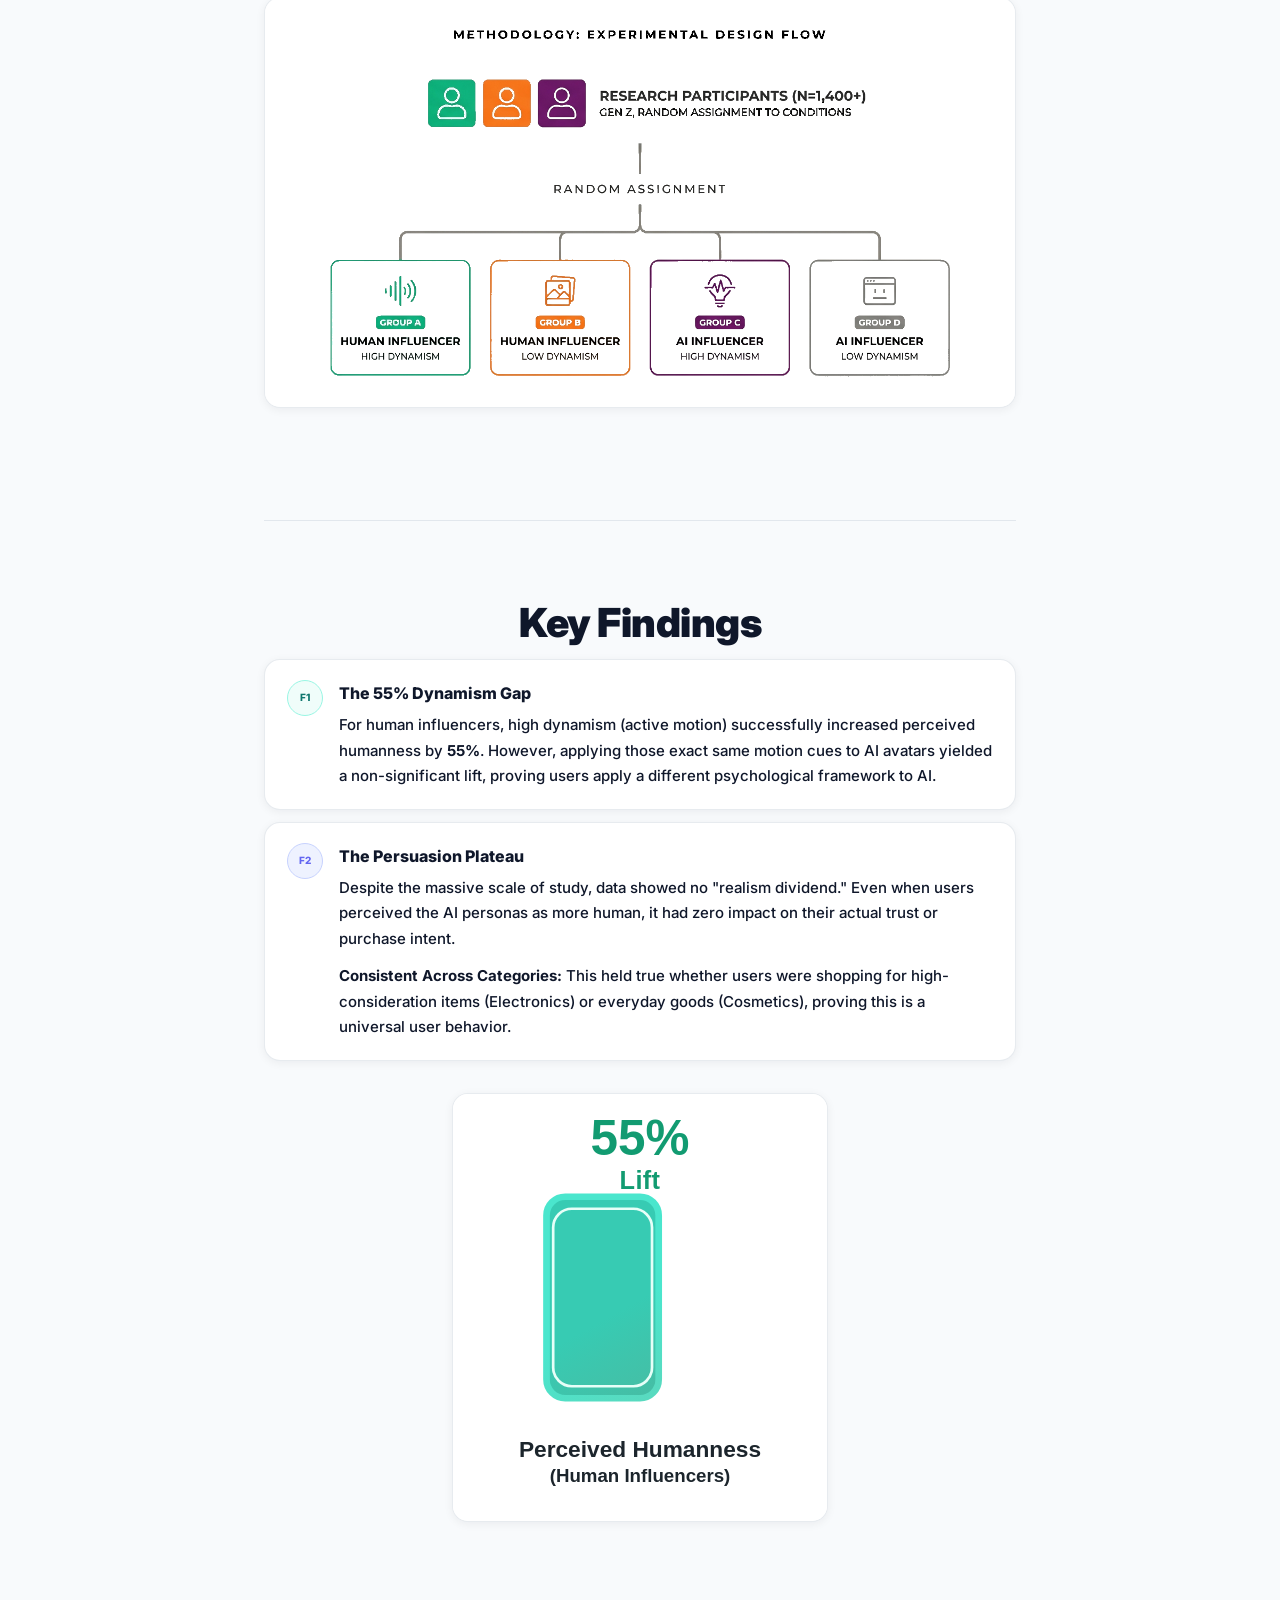
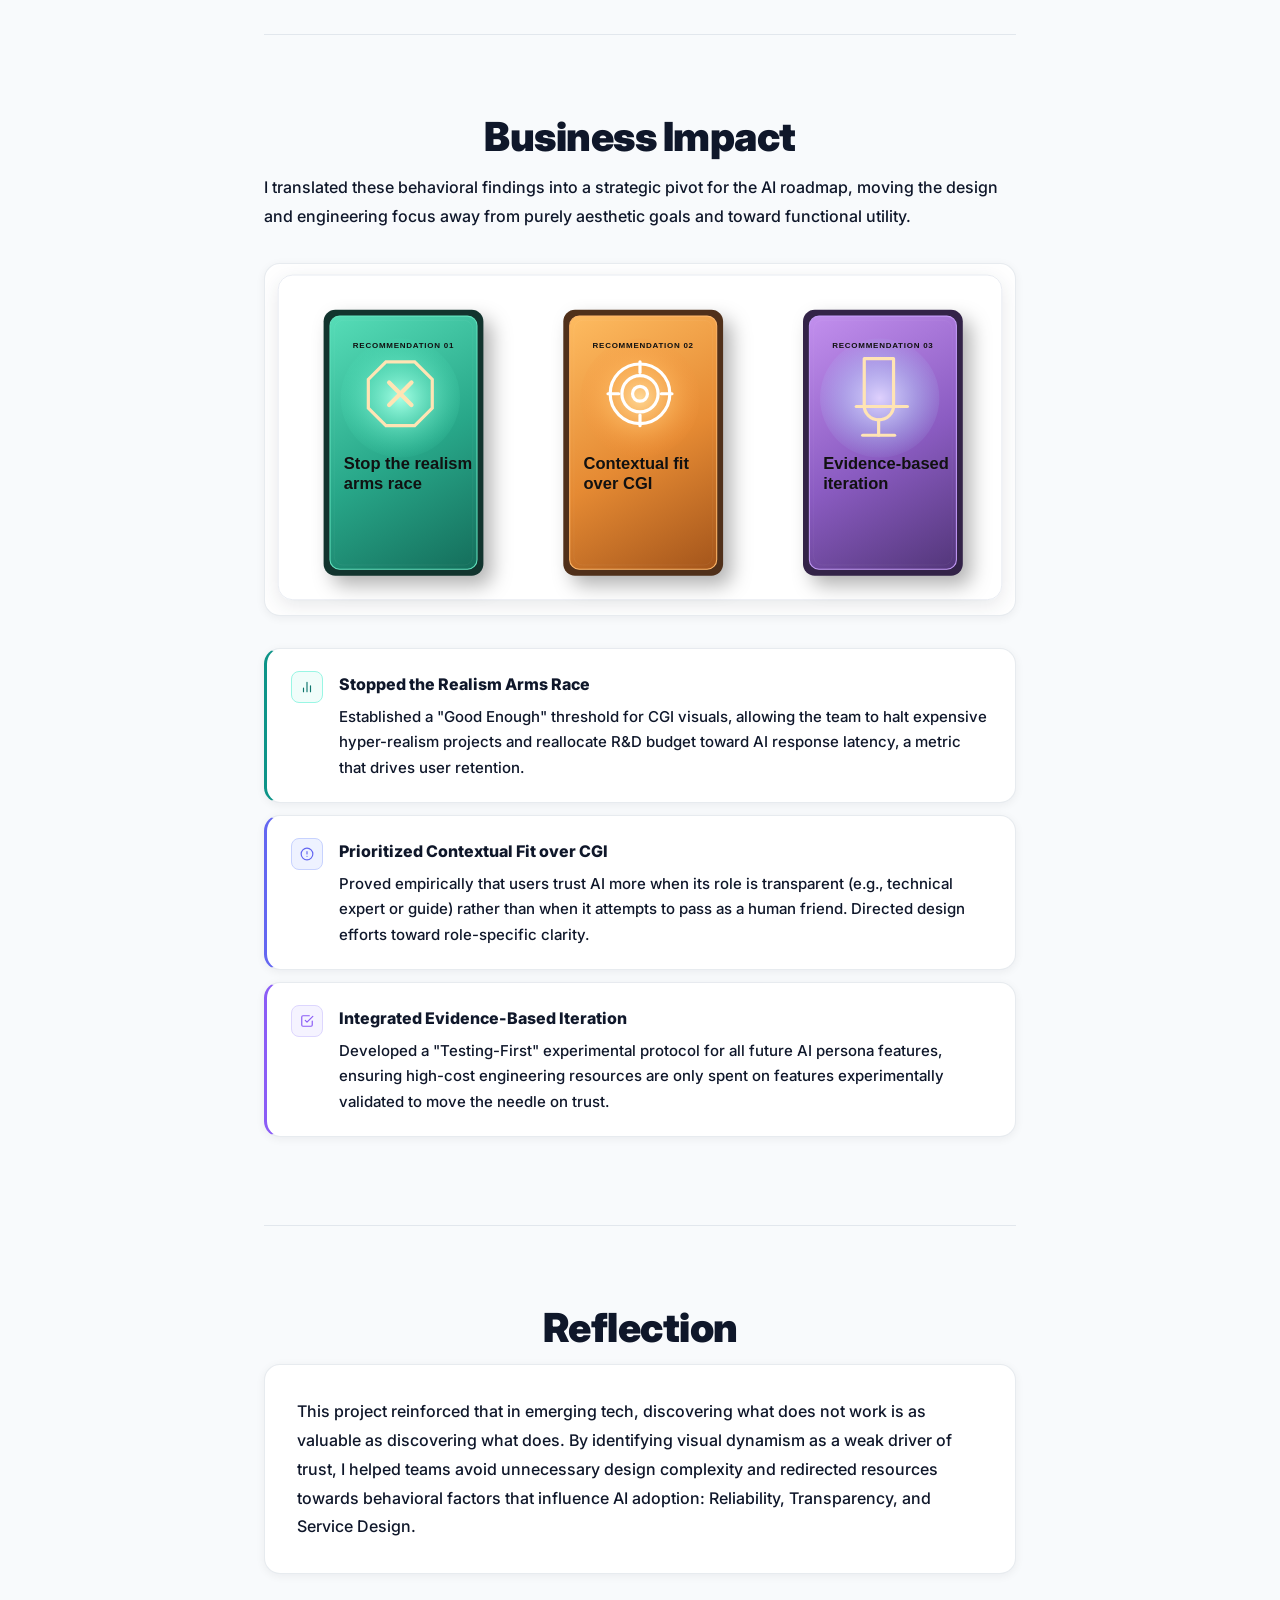
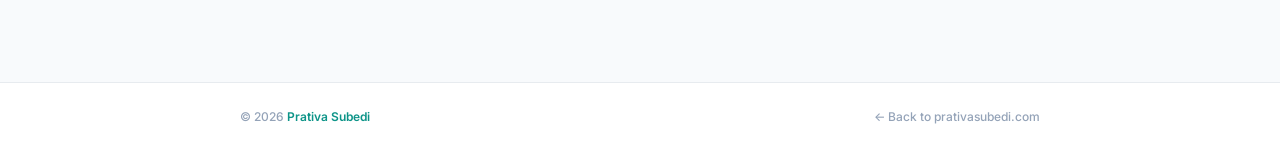
<file: case-study-trust-ai.html>
<!DOCTYPE html>
<html lang="en">
<head>
  <meta charset="UTF-8" />
  <meta name="viewport" content="width=device-width, initial-scale=1.0" />
  <meta name="description" content="Case Study 3: The Humanization Paradox: Why Making AI Personas More Human Doesn't Increase Trust. By Prativa Subedi." />
  <title>The Humanization Paradox | Prativa Subedi</title>

  <link rel="preconnect" href="https://fonts.googleapis.com" />
  <link rel="preconnect" href="https://fonts.gstatic.com" crossorigin />
  <link href="https://fonts.googleapis.com/css2?family=Inter:wght@300;400;500;600;700;800;900&display=swap" rel="stylesheet" />

  <style>
    /* ── RESET & BASE ──────────────────────────────────────────────────────── */
    *, *::before, *::after { box-sizing: border-box; margin: 0; padding: 0; }

    :root {
      --bg:           #f8fafc;
      --bg-deep:      #f1f5f9;
      --white:        #ffffff;
      --ink:          #0f172a;
      --ink-mid:      #334155;
      --ink-muted:    #3d4f63;
      --ink-light:    #94a3b8;
      --teal:         #0d9488;
      --teal-dark:    #0f766e;
      --teal-pale:    #f0fdfa;
      --teal-border:  #99f6e4;
      --indigo:       #6366f1;
      --indigo-pale:  #eef2ff;
      --indigo-border:#c7d2fe;
      --violet:       #8b5cf6;
      --violet-pale:  #f5f3ff;
      --violet-border:#ddd6fe;
      --border:       rgba(148,163,184,0.22);
      --shadow-sm:    0 2px 10px rgba(15,23,42,0.06);
      --shadow-md:    0 8px 32px rgba(15,23,42,0.08);
      --r:            16px;
      --r-sm:         10px;
      --max-w:        800px;
    }

    html { scroll-behavior: smooth; }

    body {
      background: var(--bg);
      color: var(--ink);
      font-family: 'Inter', system-ui, sans-serif;
      font-size: 15px;
      line-height: 1.65;
      -webkit-font-smoothing: antialiased;
    }

    /* ── LAYOUT ────────────────────────────────────────────────────────────── */
    .wrap {
      max-width: var(--max-w);
      margin: 0 auto;
      padding: 0 24px;
    }

    /* ── NAV ───────────────────────────────────────────────────────────────── */
    .site-nav {
      position: fixed;
      top: 0; left: 0; right: 0;
      z-index: 100;
      height: 60px;
      background: rgba(248,250,252,0.92);
      backdrop-filter: blur(14px);
      -webkit-backdrop-filter: blur(14px);
      border-bottom: 1px solid var(--border);
      display: flex;
      align-items: center;
    }

    .site-nav .wrap {
      width: 100%;
      display: flex;
      align-items: center;
      justify-content: space-between;
    }

    .nav-back {
      display: inline-flex;
      align-items: center;
      gap: 7px;
      font-size: 12px;
      font-weight: 600;
      letter-spacing: 0.2px;
      color: var(--ink-muted);
      text-decoration: none;
      transition: color 0.2s;
    }
    .nav-back svg { width: 14px; height: 14px; stroke: currentColor; fill: none; stroke-width: 2.5; stroke-linecap: round; stroke-linejoin: round; }
    .nav-back:hover { color: var(--teal); }

    .nav-download {
      display: inline-flex;
      align-items: center;
      gap: 6px;
      font-size: 11px;
      font-weight: 700;
      letter-spacing: 0.8px;
      text-transform: uppercase;
      color: var(--teal-dark);
      background: var(--teal-pale);
      border: 1.5px solid var(--teal-border);
      padding: 8px 18px;
      border-radius: 100px;
      text-decoration: none;
      transition: all 0.2s;
    }
    .nav-download svg { width: 12px; height: 12px; stroke: currentColor; fill: none; stroke-width: 2.5; stroke-linecap: round; stroke-linejoin: round; }
    .nav-download:hover { background: var(--teal); color: var(--white); border-color: var(--teal); }

    /* ── PROGRESS BAR ──────────────────────────────────────────────────────── */
    #progress {
      position: fixed;
      top: 60px; left: 0;
      height: 2px;
      width: 0%;
      background: linear-gradient(to right, var(--teal), var(--indigo));
      z-index: 99;
      transition: width 0.08s linear;
    }

    /* ── SECTION NAV ───────────────────────────────────────────────────────── */
    .section-nav {
      position: sticky;
      top: 60px;
      z-index: 50;
      background: rgba(248,250,252,0.96);
      backdrop-filter: blur(10px);
      -webkit-backdrop-filter: blur(10px);
      border-bottom: 1px solid var(--border);
      display: none;
    }
    @media (min-width: 580px) { .section-nav { display: block; } }

    .section-nav .wrap { width: 100%; overflow-x: auto; }

    .section-nav ul { list-style: none; display: flex; gap: 0; }

    .section-nav a {
      display: block;
      padding: 13px 0;
      margin-right: 28px;
      font-size: 10px;
      font-weight: 700;
      letter-spacing: 1.2px;
      text-transform: uppercase;
      color: var(--ink);
      text-decoration: none;
      white-space: nowrap;
      border-bottom: 2px solid transparent;
      transition: color 0.2s, border-color 0.2s;
    }
    .section-nav a:hover,
    .section-nav a.active { color: var(--teal); border-bottom-color: var(--teal); }

    /* ── HERO ──────────────────────────────────────────────────────────────── */
    .hero {
      padding-top: 60px;
      background: var(--white);
      border-bottom: 1px solid var(--border);
    }

    .hero-inner {
      max-width: var(--max-w);
      margin: 0 auto;
      padding: 64px 24px 56px;
    }

    .breadcrumb {
      display: flex;
      align-items: center;
      gap: 8px;
      font-size: 11px;
      font-weight: 700;
      letter-spacing: 1.8px;
      text-transform: uppercase;
      color: var(--ink);
      margin-bottom: 28px;
    }
    .breadcrumb svg { width: 10px; height: 10px; stroke: currentColor; fill: none; stroke-width: 2; }
    .breadcrumb .active { color: #6366f1; font-weight: 800; }

    .hero h1 {
      font-size: clamp(24px, 4.5vw, 44px);
      font-weight: 900;
      line-height: 1.12;
      letter-spacing: -0.5px;
      color: var(--ink);
      margin-bottom: 18px;
    }
    .hero h1 .accent { color: var(--teal); }

    /* Stat boxes */
    .stat-row {
      display: grid;
      grid-template-columns: repeat(3, 1fr);
      gap: 12px;
      margin-bottom: 32px;
    }
    @media (max-width: 480px) { .stat-row { grid-template-columns: 1fr; } }

    .stat-box {
      background: var(--bg);
      border: 1px solid var(--border);
      border-radius: var(--r);
      padding: 22px 16px;
      text-align: center;
    }
    .stat-num {
      font-size: 34px;
      font-weight: 900;
      color: var(--ink);
      letter-spacing: -1px;
      line-height: 1;
      margin-bottom: 7px;
    }
    .stat-lbl {
      font-size: 10px;
      font-weight: 600;
      letter-spacing: 0.5px;
      color: var(--ink);
      line-height: 1.4;
    }

    /* Executive Summary & Metadata block labels */
    .block-label {
      font-size: 15px;
      font-weight: 800;
      letter-spacing: -0.2px;
      color: var(--ink);
      margin-bottom: 20px;
    }
    .exec-box .block-label,
    .meta-box .block-label {
      font-size: 20px;
    }

    /* Executive summary */
    .exec-box {
      background: var(--bg);
      border: 1px solid var(--border);
      border-radius: var(--r);
      padding: 28px;
      margin-bottom: 14px;
    }
    .exec-intro strong { color: var(--ink); }
    .exec-intro {
      font-size: 15px;
      font-weight: 500;
      color: var(--ink);
      line-height: 1.7;
      margin-bottom: 20px;
    }

    .exec-cols {
      display: grid;
      grid-template-columns: repeat(3, 1fr);
      gap: 16px;
    }
    @media (max-width: 560px) { .exec-cols { grid-template-columns: 1fr; gap: 14px; } }

    .exec-col {
      border-radius: var(--r-sm);
      padding: 18px 20px;
      border-top: 3px solid transparent;
    }
    .exec-col.goal   { background: var(--teal-pale);  border-top-color: var(--teal); }
    .exec-col.result { background: #fff7ed;            border-top-color: #f97316; }
    .exec-col.impact { background: #eff6ff;            border-top-color: #3b82f6; }

    .exec-col-label {
      font-size: 13px;
      font-weight: 800;
      letter-spacing: 0.3px;
      color: var(--ink);
      margin-bottom: 8px;
    }
    .exec-col p {
      font-size: 14px;
      font-weight: 500;
      color: var(--ink);
      line-height: 1.65;
    }

    /* Metadata */
    .meta-box {
      background: var(--white);
      border: 1px solid var(--border);
      border-radius: var(--r);
      padding: 24px 28px;
    }
    .meta-grid {
      display: grid;
      grid-template-columns: 1fr 1fr;
      gap: 12px 24px;
    }
    @media (max-width: 560px) { .meta-grid { grid-template-columns: 1fr; } }

    .meta-row {
      display: flex;
      gap: 10px;
      font-size: 12px;
      line-height: 1.55;
    }
    .meta-key { font-size: 15px; font-weight: 800; color: var(--ink); min-width: 90px; flex-shrink: 0; }
    .meta-val { font-size: 15px; font-weight: 500; color: var(--ink); }

    /* ── CONTENT SECTIONS ──────────────────────────────────────────────────── */
    .content { max-width: var(--max-w); margin: 0 auto; padding: 0 24px; }

    .cs-section {
      padding: 80px 0;
      border-bottom: 1px solid var(--border);
      opacity: 0;
      transform: translateY(24px);
      transition: opacity 0.55s ease, transform 0.55s ease;
    }
    .cs-section.visible { opacity: 1; transform: none; }
    .cs-section:last-child { border-bottom: none; }

    .section-header {
      text-align: center;
      margin-bottom: 14px;
    }
    .s-num {
      font-size: clamp(28px, 4vw, 40px);
      font-weight: 900;
      letter-spacing: -0.5px;
      color: var(--ink);
      margin-bottom: 8px;
      line-height: 1.1;
    }
    .s-title {
      font-size: 15px;
      font-weight: 500;
      color: var(--ink-muted);
      letter-spacing: 0px;
      line-height: 1.5;
    }

    .body-text {
      font-size: 16px;
      font-weight: 500;
      color: var(--ink);
      line-height: 1.8;
      margin-bottom: 16px;
    }
    .body-text strong { color: var(--ink); font-weight: 700; }
    .body-text:last-child { margin-bottom: 0; }

    /* ── IFRAME EMBEDS ─────────────────────────────────────────────────────── */
    .img-embed {
      border-radius: var(--r);
      overflow: hidden;
      border: 1px solid var(--border);
      margin: 32px 0;
      background: #ffffff;
      box-shadow: var(--shadow-sm);
    }
    .img-embed iframe { display: block; width: 100%; border: none; }
    .img-embed img { display: block; width: 100%; height: auto; }
    .img-embed.half-size {
      max-width: 50%;
      margin-left: auto;
      margin-right: auto;
    }

    /* ── PHASE CARDS ───────────────────────────────────────────────────────── */
    .phase-stack { display: flex; flex-direction: column; gap: 12px; }

    .phase-card {
      background: var(--white);
      border: 1px solid var(--border);
      border-radius: var(--r);
      padding: 22px 24px;
      display: flex;
      gap: 18px;
      box-shadow: var(--shadow-sm);
    }

    .phase-badge {
      width: 40px;
      height: 40px;
      flex-shrink: 0;
      border-radius: 50%;
      display: flex;
      align-items: center;
      justify-content: center;
      font-size: 11px;
      font-weight: 800;
      letter-spacing: 0.3px;
    }
    .phase-badge.teal   { background: var(--teal-pale);   border: 1px solid var(--teal-border);   color: var(--teal-dark); }
    .phase-badge.indigo { background: var(--indigo-pale);  border: 1px solid var(--indigo-border);  color: var(--indigo); }
    .phase-badge.violet { background: var(--violet-pale);  border: 1px solid var(--violet-border);  color: var(--violet); }

    .phase-card h3 { font-size: 16px; font-weight: 800; color: var(--ink); line-height: 1.4; margin-bottom: 6px; }
    .phase-card h3 .meta { font-weight: 600; color: var(--ink); font-size: 14px; }
    .phase-card p { font-size: 15px; font-weight: 500; color: var(--ink); line-height: 1.7; margin-bottom: 0; }

    /* ── FINDING CARDS ─────────────────────────────────────────────────────── */
    .finding-stack { display: flex; flex-direction: column; gap: 12px; margin-bottom: 28px; }

    .finding-card {
      background: var(--white);
      border: 1px solid var(--border);
      border-radius: var(--r);
      padding: 20px 22px;
      display: flex;
      gap: 16px;
      box-shadow: var(--shadow-sm);
    }

    .finding-num {
      width: 36px;
      height: 36px;
      flex-shrink: 0;
      border-radius: 50%;
      display: flex;
      align-items: center;
      justify-content: center;
      font-size: 10px;
      font-weight: 800;
      letter-spacing: 0.3px;
    }
    .finding-num.teal   { background: var(--teal-pale);   border: 1px solid var(--teal-border);   color: var(--teal-dark); }
    .finding-num.indigo { background: var(--indigo-pale);  border: 1px solid var(--indigo-border);  color: var(--indigo); }

    .finding-card h3 { font-size: 16px; font-weight: 800; color: var(--ink); margin-bottom: 6px; }
    .finding-card p { font-size: 15px; font-weight: 500; color: var(--ink); line-height: 1.7; margin: 0; }
    .finding-card p strong { color: var(--ink); }
    .finding-card ul { margin: 10px 0 0 18px; padding: 0; }
    .finding-card li { font-size: 15px; font-weight: 500; color: var(--ink); line-height: 1.7; }
    .finding-card li strong { color: var(--ink); }

    /* ── PULL QUOTE ────────────────────────────────────────────────────────── */
    .pull-quote {
      border-left: 3px solid var(--teal);
      padding: 6px 0 6px 24px;
      margin: 32px 0;
    }
    .pull-quote p {
      font-size: 16px;
      font-weight: 700;
      font-style: italic;
      color: var(--ink);
      line-height: 1.55;
    }

    /* ── IMPACT CARDS ──────────────────────────────────────────────────────── */
    .impact-stack { display: flex; flex-direction: column; gap: 12px; margin-bottom: 8px; }

    .impact-card {
      background: var(--white);
      border: 1px solid var(--border);
      border-radius: var(--r);
      padding: 22px 24px;
      display: flex;
      gap: 16px;
      box-shadow: var(--shadow-sm);
    }
    .impact-card.teal   { border-left: 3px solid var(--teal); }
    .impact-card.indigo { border-left: 3px solid var(--indigo); }
    .impact-card.violet { border-left: 3px solid var(--violet); }

    .impact-icon {
      width: 32px;
      height: 32px;
      flex-shrink: 0;
      border-radius: 8px;
      display: flex;
      align-items: center;
      justify-content: center;
    }
    .impact-icon.teal   { background: var(--teal-pale);   border: 1px solid var(--teal-border); }
    .impact-icon.indigo { background: var(--indigo-pale);  border: 1px solid var(--indigo-border); }
    .impact-icon.violet { background: var(--violet-pale);  border: 1px solid var(--violet-border); }
    .impact-icon svg { width: 14px; height: 14px; fill: none; stroke-width: 2; stroke-linecap: round; stroke-linejoin: round; }
    .impact-icon.teal   svg { stroke: var(--teal-dark); }
    .impact-icon.indigo svg { stroke: var(--indigo); }
    .impact-icon.violet svg { stroke: var(--violet); }

    .impact-card h3 { font-size: 16px; font-weight: 800; color: var(--ink); margin-bottom: 6px; }
    .impact-card p { font-size: 15px; font-weight: 500; color: var(--ink); line-height: 1.7; margin: 0; }

    /* ── REFLECTION ────────────────────────────────────────────────────────── */
    .reflection-box {
      background: var(--white);
      border: 1px solid var(--border);
      border-radius: var(--r);
      padding: 32px;
      margin-bottom: 28px;
      box-shadow: var(--shadow-sm);
    }
    .reflection-box p { font-size: 16px; font-weight: 500; color: var(--ink); line-height: 1.8; margin-bottom: 16px; }
    .reflection-box p:last-child { margin-bottom: 0; }
    .reflection-box strong { color: var(--ink-mid); font-weight: 700; }

    .tag-row { display: flex; flex-wrap: wrap; gap: 8px; }
    .tag {
      font-size: 10px;
      font-weight: 800;
      letter-spacing: 0.3px;
      padding: 6px 14px;
      border-radius: 100px;
      background: var(--white);
      color: var(--ink-mid);
      border: 1px solid var(--border);
    }

    /* ── CTA ───────────────────────────────────────────────────────────────── */
    .cta-wrap {
      padding: 64px 0 80px;
      opacity: 0;
      transform: translateY(24px);
      transition: opacity 0.55s ease, transform 0.55s ease;
    }
    .cta-wrap.visible { opacity: 1; transform: none; }

    .cta-box {
      background: var(--ink);
      border-radius: var(--r);
      padding: 52px 40px;
      text-align: center;
    }
    .cta-box .block-label { color: var(--teal); margin-bottom: 12px; font-size: 11px; font-weight: 800; letter-spacing: 2px; text-transform: uppercase; }
    .cta-box h2 { font-size: 22px; font-weight: 900; color: var(--white); margin-bottom: 12px; letter-spacing: -0.3px; }
    .cta-box .cta-sub { font-size: 13px; font-weight: 500; color: rgba(255,255,255,0.45); max-width: 400px; margin: 0 auto 32px; line-height: 1.7; }
    .cta-actions { display: flex; gap: 12px; justify-content: center; flex-wrap: wrap; }

    .btn-primary {
      display: inline-flex;
      align-items: center;
      gap: 7px;
      background: var(--teal);
      color: var(--white);
      font-family: 'Inter', sans-serif;
      font-size: 11px;
      font-weight: 700;
      letter-spacing: 0.8px;
      text-transform: uppercase;
      padding: 14px 28px;
      border-radius: 100px;
      text-decoration: none;
      transition: background 0.2s;
    }
    .btn-primary svg { width: 13px; height: 13px; stroke: currentColor; fill: none; stroke-width: 2.5; stroke-linecap: round; stroke-linejoin: round; }
    .btn-primary:hover { background: var(--teal-dark); }

    .btn-ghost {
      display: inline-flex;
      align-items: center;
      gap: 7px;
      background: transparent;
      color: rgba(255,255,255,0.55);
      font-family: 'Inter', sans-serif;
      font-size: 11px;
      font-weight: 700;
      letter-spacing: 0.8px;
      text-transform: uppercase;
      padding: 14px 28px;
      border-radius: 100px;
      border: 1.5px solid rgba(255,255,255,0.15);
      text-decoration: none;
      transition: all 0.2s;
    }
    .btn-ghost svg { width: 13px; height: 13px; stroke: currentColor; fill: none; stroke-width: 2.5; stroke-linecap: round; stroke-linejoin: round; }
    .btn-ghost:hover { color: var(--white); border-color: rgba(255,255,255,0.35); }

    /* ── FOOTER ────────────────────────────────────────────────────────────── */
    footer {
      background: var(--white);
      border-top: 1px solid var(--border);
      padding: 24px;
    }
    .footer-inner {
      max-width: var(--max-w);
      margin: 0 auto;
      display: flex;
      align-items: center;
      justify-content: space-between;
      flex-wrap: wrap;
      gap: 12px;
    }
    .footer-copy { font-size: 12px; font-weight: 500; color: var(--ink-light); }
    .footer-copy span { color: var(--teal); font-weight: 600; }
    .footer-link { font-size: 12px; font-weight: 500; color: var(--ink-light); text-decoration: none; transition: color 0.2s; }
    .footer-link:hover { color: var(--teal); }
  </style>
</head>

<body>

<!-- ── NAV ─────────────────────────────────────────────────────────────────── -->
<nav class="site-nav">
  <div class="wrap">
    <a href="index.html" class="nav-back">
      <svg viewBox="0 0 24 24"><path d="M19 12H5M12 19l-7-7 7-7"/></svg>
      Back to Portfolio
    </a>
  </div>
</nav>

<!-- ── PROGRESS ─────────────────────────────────────────────────────────────── -->
<div id="progress"></div>

<!-- ── SECTION NAV ──────────────────────────────────────────────────────────── -->
<div class="section-nav">
  <div class="wrap">
    <ul>
      <li><a href="#problem"    class="snav">The Problem</a></li>
      <li><a href="#methods"    class="snav">Methodological Approach</a></li>
      <li><a href="#findings"   class="snav">Key Findings</a></li>
      <li><a href="#impact"     class="snav">Business Impact</a></li>
      <li><a href="#reflection" class="snav">Reflection</a></li>
    </ul>
  </div>
</div>

<!-- ── HERO ─────────────────────────────────────────────────────────────────── -->
<div class="hero">
  <div class="hero-inner">

    <div class="breadcrumb">
      <span>Case Study 3</span>
      <svg viewBox="0 0 24 24"><path d="M9 18l6-6-6-6"/></svg>
      <span class="active">User Trust in AI-Driven Virtual Influencers</span>
    </div>

    <h1>
      The Humanization Paradox:<br>
      <span class="accent">Why Making AI Personas "More Human" Doesn't Increase Trust</span>
    </h1>

    <div class="stat-row">
      <div class="stat-box">
        <div class="stat-num">6</div>
        <div class="stat-lbl">Studies Conducted</div>
      </div>
      <div class="stat-box">
        <div class="stat-num">1,419</div>
        <div class="stat-lbl">Participants</div>
      </div>
      <div class="stat-box">
        <div class="stat-num">55%</div>
        <div class="stat-lbl">Lift from Active Motion Images</div>
      </div>
    </div>

    <!-- Executive Summary -->
    <div class="exec-box">
      <div class="block-label">Executive Summary</div>
      <p class="exec-intro">In rush to adopt AI-generated personas and virtual influencers, a critical design assumption has emerged: if we make AI characters look and act more human, users will automatically trust them more. However, this assumption drives massive engineering costs in high-fidelity animation and expressive design systems without empirical validation. I directed a large-scale behavioral study <strong>(N=1,419; survey, experiment)</strong> to test actual ROI of visual humanization, revealing that users evaluate AI through a fundamentally different psychological lens than humans.</p>
      <div class="exec-cols">
        <div class="exec-col goal">
          <div class="exec-col-label">Goal</div>
          <p>Determine if investing in hyper-realistic, active AI personas increases user trust and purchase intent.</p>
        </div>
        <div class="exec-col result">
          <div class="exec-col-label">Result</div>
          <p>Discovered that making AI look and move like human had zero impact on user trust or purchase intent, proving visual realism doesn't drive adoption.</p>
        </div>
        <div class="exec-col impact">
          <div class="exec-col-label">Impact</div>
          <p>Redirected product strategy from expensive surface-level CGI towards functional utility, optimizing R&D budget allocation.</p>
        </div>
      </div>
    </div>

    <!-- Role and Scope -->
    <div class="meta-box">
      <div class="block-label">Role and Scope</div>
      <div class="meta-grid">
        <div class="meta-row">
          <span class="meta-key">Role</span>
          <span class="meta-val">Lead Researcher (Conceptualization, Study Design, Data Analysis, Synthesis)</span>
        </div>
        <div class="meta-row">
          <span class="meta-key">Context</span>
          <span class="meta-val">Emerging AI features, virtual influencers, and digital avatars (Gen Z consumer segment)</span>
        </div>
        <div class="meta-row">
          <span class="meta-key">Methods</span>
          <span class="meta-val">Experiment, Surveys, ANOVA, Mediation Analysis</span>
        </div>
      </div>
    </div>

  </div>
</div>

<!-- ── CONTENT ───────────────────────────────────────────────────────────────── -->
<div class="content">

  <!-- ══ THE PROBLEM ══════════════════════════════════════════════════════════ -->
  <section id="problem" class="cs-section">

    <div class="section-header">
      <div class="s-num">The Problem</div>
    </div>

    <p class="body-text">
      Product teams frequently prioritize visual humanization, investing heavily in high-fidelity animation and expressive design systems without empirical evidence that it drives user behavior. This creates a critical business risk: spending millions on hyper-realistic features that at best, fail to increase user persuasion, and at worst, push users into the "Uncanny Valley."
    </p>

    <p class="body-text">
      To mitigate this risk, I designed a multi-phase study to test if this massive engineering investment yields a positive ROI.<br><br><strong>Does making an AI character move and act like a real human make users want to buy the products they recommend?</strong>
    </p>

    <div class="img-embed">
      <img src="images/trust-ai-images/Image4.png" alt="AI influencer concept visual used in problem framing" />
    </div>

  </section>

  <!-- ══ METHODOLOGICAL APPROACH ══════════════════════════════════════════════ -->
  <section id="methods" class="cs-section">

    <div class="section-header">
      <div class="s-num">Methodological Approach</div>
    </div>

    <p class="body-text">
      To move beyond subjective design intuition, I designed a multi-phase quantitative research initiative <strong>(N=1,419; survey, experiment)</strong> across 6 studies. My goal was to isolate the causal impact of movement (dynamism) on user trust and persuasion.
    </p>

    <div class="phase-stack">

      <div class="phase-card">
        <div class="phase-badge teal">P1</div>
        <div>
          <h3>Experimental Design <span class="meta">· 2x2 Between-Subjects</span></h3>
          <p>I built a 2x2 between-subjects experiment crossing Persona Type (Human vs. AI) with Dynamism (Active vs. Static). Participants were randomly assigned to one of four conditions to observe their reactions across electronics and cosmetics product categories.</p>
        </div>
      </div>

      <div class="phase-card">
        <div class="phase-badge indigo">P2</div>
        <div>
          <h3>Sample <span class="meta">· N=1,400+ Gen Z Consumers</span></h3>
          <p>I recruited 1,400+ Gen Z digital consumers to ensure the study captured reactions from the most active users of AI-powered digital content and virtual influencers.</p>
        </div>
      </div>

      <div class="phase-card">
        <div class="phase-badge violet">P3</div>
        <div>
          <h3>Statistical Modeling <span class="meta">· ANOVA + Mediation Analysis</span></h3>
          <p>I conducted ANOVA and mediation analysis to determine the true psychological drivers of user purchase intent, isolating the causal impact of dynamism from confounding variables.</p>
        </div>
      </div>

    </div>

    <div class="img-embed">
      <img src="images/trust-ai-images/image1.png" alt="2x2 experimental design: Persona Type x Dynamism conditions" />
    </div>

  </section>

  <!-- ══ KEY FINDINGS ══════════════════════════════════════════════════════════ -->
  <section id="findings" class="cs-section">

    <div class="section-header">
      <div class="s-num">Key Findings</div>
    </div>

    <div class="finding-stack">

      <div class="finding-card">
        <div class="finding-num teal">F1</div>
        <div>
          <h3>The 55% Dynamism Gap</h3>
          <p>For human influencers, high dynamism (active motion) successfully increased perceived humanness by <strong>55%</strong>. However, applying those exact same motion cues to AI avatars yielded a non-significant lift, proving users apply a different psychological framework to AI.</p>
        </div>
      </div>

      <div class="finding-card">
        <div class="finding-num indigo">F2</div>
        <div>
          <h3>The Persuasion Plateau</h3>
          <p>Despite the massive scale of study, data showed no "realism dividend." Even when users perceived the AI personas as more human, it had zero impact on their actual trust or purchase intent.</p>
          <p style="margin-top: 12px;"><strong>Consistent Across Categories:</strong> This held true whether users were shopping for high-consideration items (Electronics) or everyday goods (Cosmetics), proving this is a universal user behavior.</p>
        </div>
      </div>

    </div>


    <div class="img-embed half-size">
      <img src="images/trust-ai-images/image2-human-55-updated.svg" alt="Perceived Humanness for human influencers: 55% Lift" />
    </div>

  </section>

  <!-- ══ BUSINESS IMPACT ═══════════════════════════════════════════════════════ -->
  <section id="impact" class="cs-section">

    <div class="section-header">
      <div class="s-num">Business Impact</div>
    </div>

    <p class="body-text">
      I translated these behavioral findings into a strategic pivot for the AI roadmap, moving the design and engineering focus away from purely aesthetic goals and toward functional utility.
    </p>

    <div class="img-embed">
      <img src="images/trust-ai-images/Image3-white-bg.svg" alt="Strategic pivot: from CGI realism to functional utility roadmap" />
    </div>

    <div class="impact-stack">

      <div class="impact-card teal">
        <div class="impact-icon teal">
          <svg viewBox="0 0 24 24"><path d="M18 20V10M12 20V4M6 20v-6"/></svg>
        </div>
        <div>
          <h3>Stopped the Realism Arms Race</h3>
          <p>Established a "Good Enough" threshold for CGI visuals, allowing the team to halt expensive hyper-realism projects and reallocate R&D budget toward AI response latency, a metric that drives user retention.</p>
        </div>
      </div>

      <div class="impact-card indigo">
        <div class="impact-icon indigo">
          <svg viewBox="0 0 24 24"><circle cx="12" cy="12" r="10"/><line x1="12" y1="8" x2="12" y2="12"/><line x1="12" y1="16" x2="12.01" y2="16"/></svg>
        </div>
        <div>
          <h3>Prioritized Contextual Fit over CGI</h3>
          <p>Proved empirically that users trust AI more when its role is transparent (e.g., technical expert or guide) rather than when it attempts to pass as a human friend. Directed design efforts toward role-specific clarity.</p>
        </div>
      </div>

      <div class="impact-card violet">
        <div class="impact-icon violet">
          <svg viewBox="0 0 24 24"><polyline points="9 11 12 14 22 4"/><path d="M21 12v7a2 2 0 01-2 2H5a2 2 0 01-2-2V5a2 2 0 012-2h11"/></svg>
        </div>
        <div>
          <h3>Integrated Evidence-Based Iteration</h3>
          <p>Developed a "Testing-First" experimental protocol for all future AI persona features, ensuring high-cost engineering resources are only spent on features experimentally validated to move the needle on trust.</p>
        </div>
      </div>

    </div>
  </section>

  <!-- ══ REFLECTION ════════════════════════════════════════════════════════════ -->
  <section id="reflection" class="cs-section">

    <div class="section-header">
      <div class="s-num">Reflection</div>
    </div>

    <div class="reflection-box">
      <p>
        This project reinforced that in emerging tech, discovering what does not work is as valuable as discovering what does. By identifying visual dynamism as a weak driver of trust, I helped teams avoid unnecessary design complexity and redirected resources towards behavioral factors that influence AI adoption: Reliability, Transparency, and Service Design.
      </p>
    </div>


  </section>


</div><!-- /content -->

<!-- ── FOOTER ────────────────────────────────────────────────────────────────── -->
<footer>
  <div class="footer-inner">
    <span class="footer-copy">© 2026 <span>Prativa Subedi</span></span>
    <a href="index.html" class="footer-link">← Back to prativasubedi.com</a>
  </div>
</footer>

<script>
  // Reading progress
  const bar = document.getElementById('progress');
  window.addEventListener('scroll', () => {
    const pct = window.scrollY / (document.documentElement.scrollHeight - window.innerHeight);
    bar.style.width = Math.min(100, pct * 100) + '%';
  }, { passive: true });

  // Fade-in on scroll
  const observer = new IntersectionObserver(entries => {
    entries.forEach(e => {
      if (e.isIntersecting) { e.target.classList.add('visible'); observer.unobserve(e.target); }
    });
  }, { threshold: 0.08 });
  document.querySelectorAll('.cs-section, .cta-wrap').forEach(el => observer.observe(el));

  // Section nav highlight
  const sections = document.querySelectorAll('section[id]');
  const navLinks = document.querySelectorAll('.snav');
  const navObserver = new IntersectionObserver(entries => {
    entries.forEach(e => {
      if (e.isIntersecting) {
        navLinks.forEach(l => l.classList.remove('active'));
        const link = document.querySelector(`.snav[href="#${e.target.id}"]`);
        if (link) link.classList.add('active');
      }
    });
  }, { rootMargin: '-30% 0px -60% 0px' });
  sections.forEach(s => navObserver.observe(s));
</script>

</body>
</html>
</file>
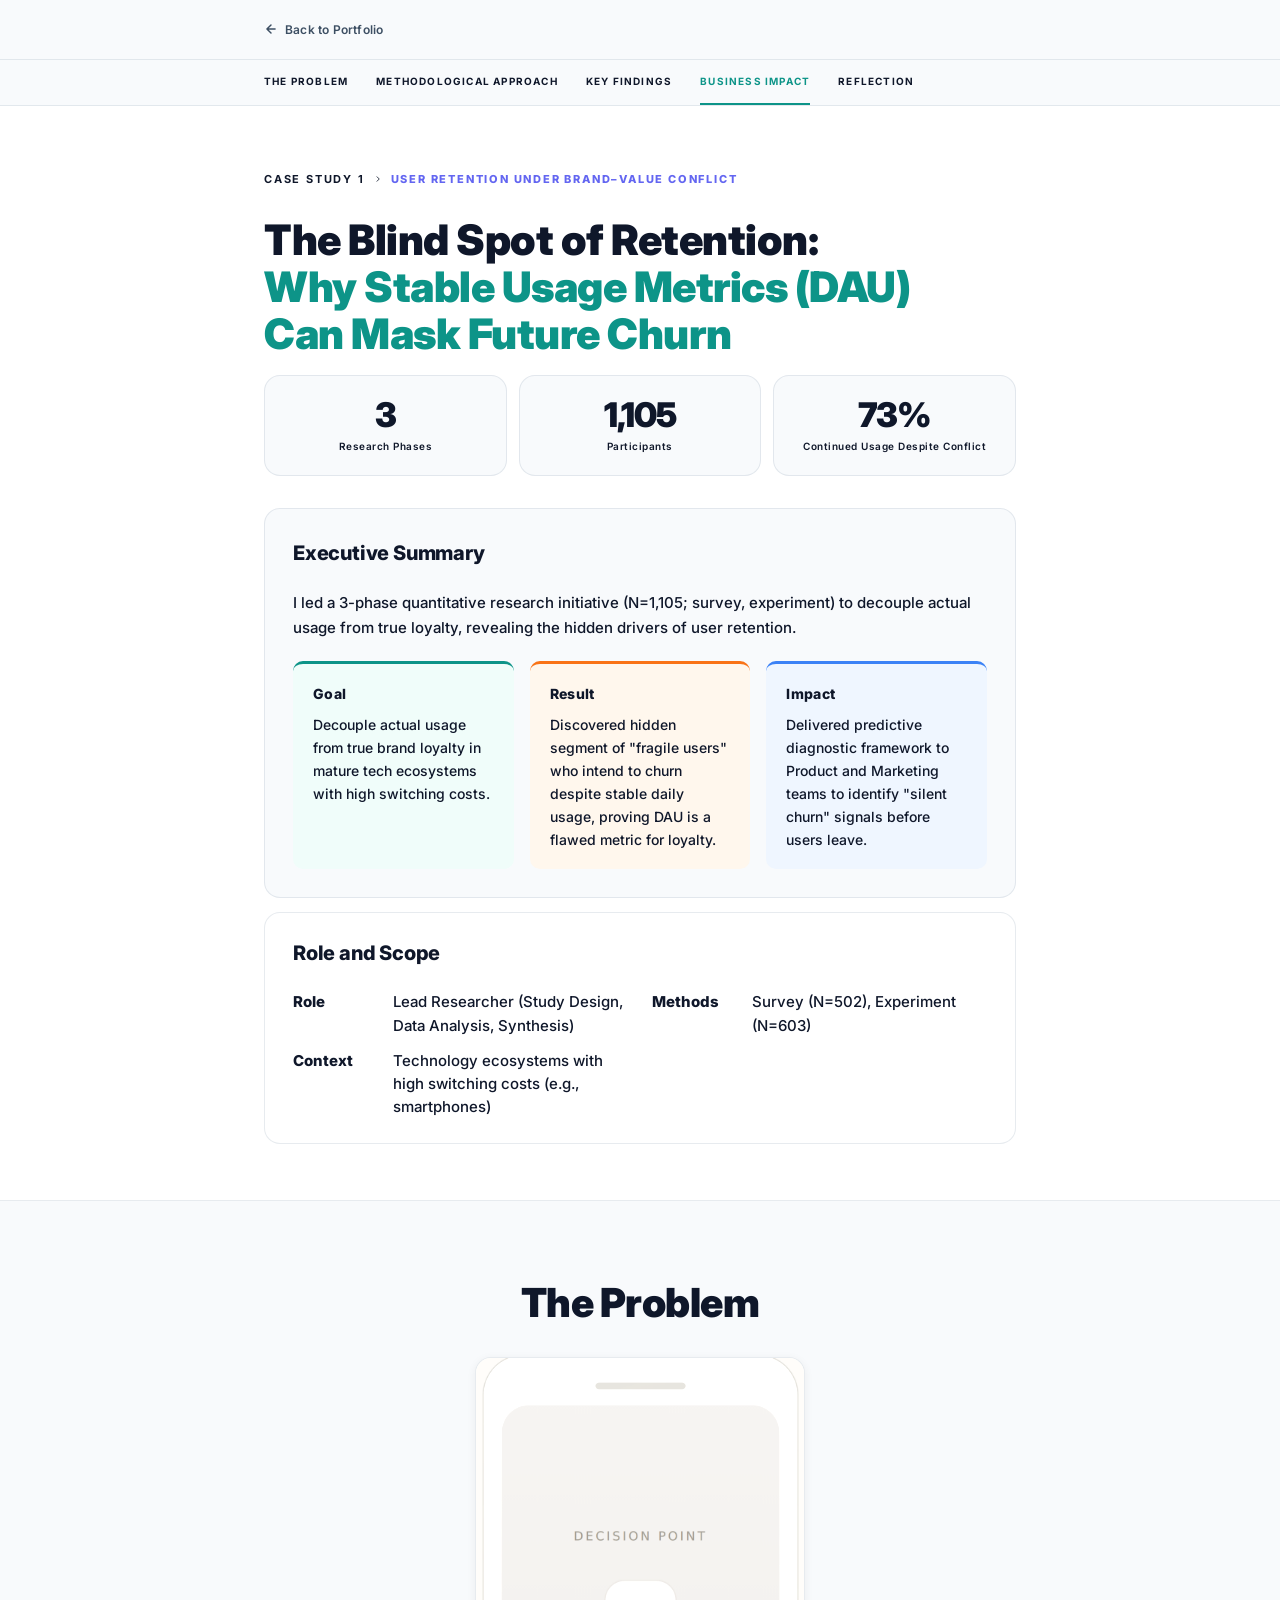
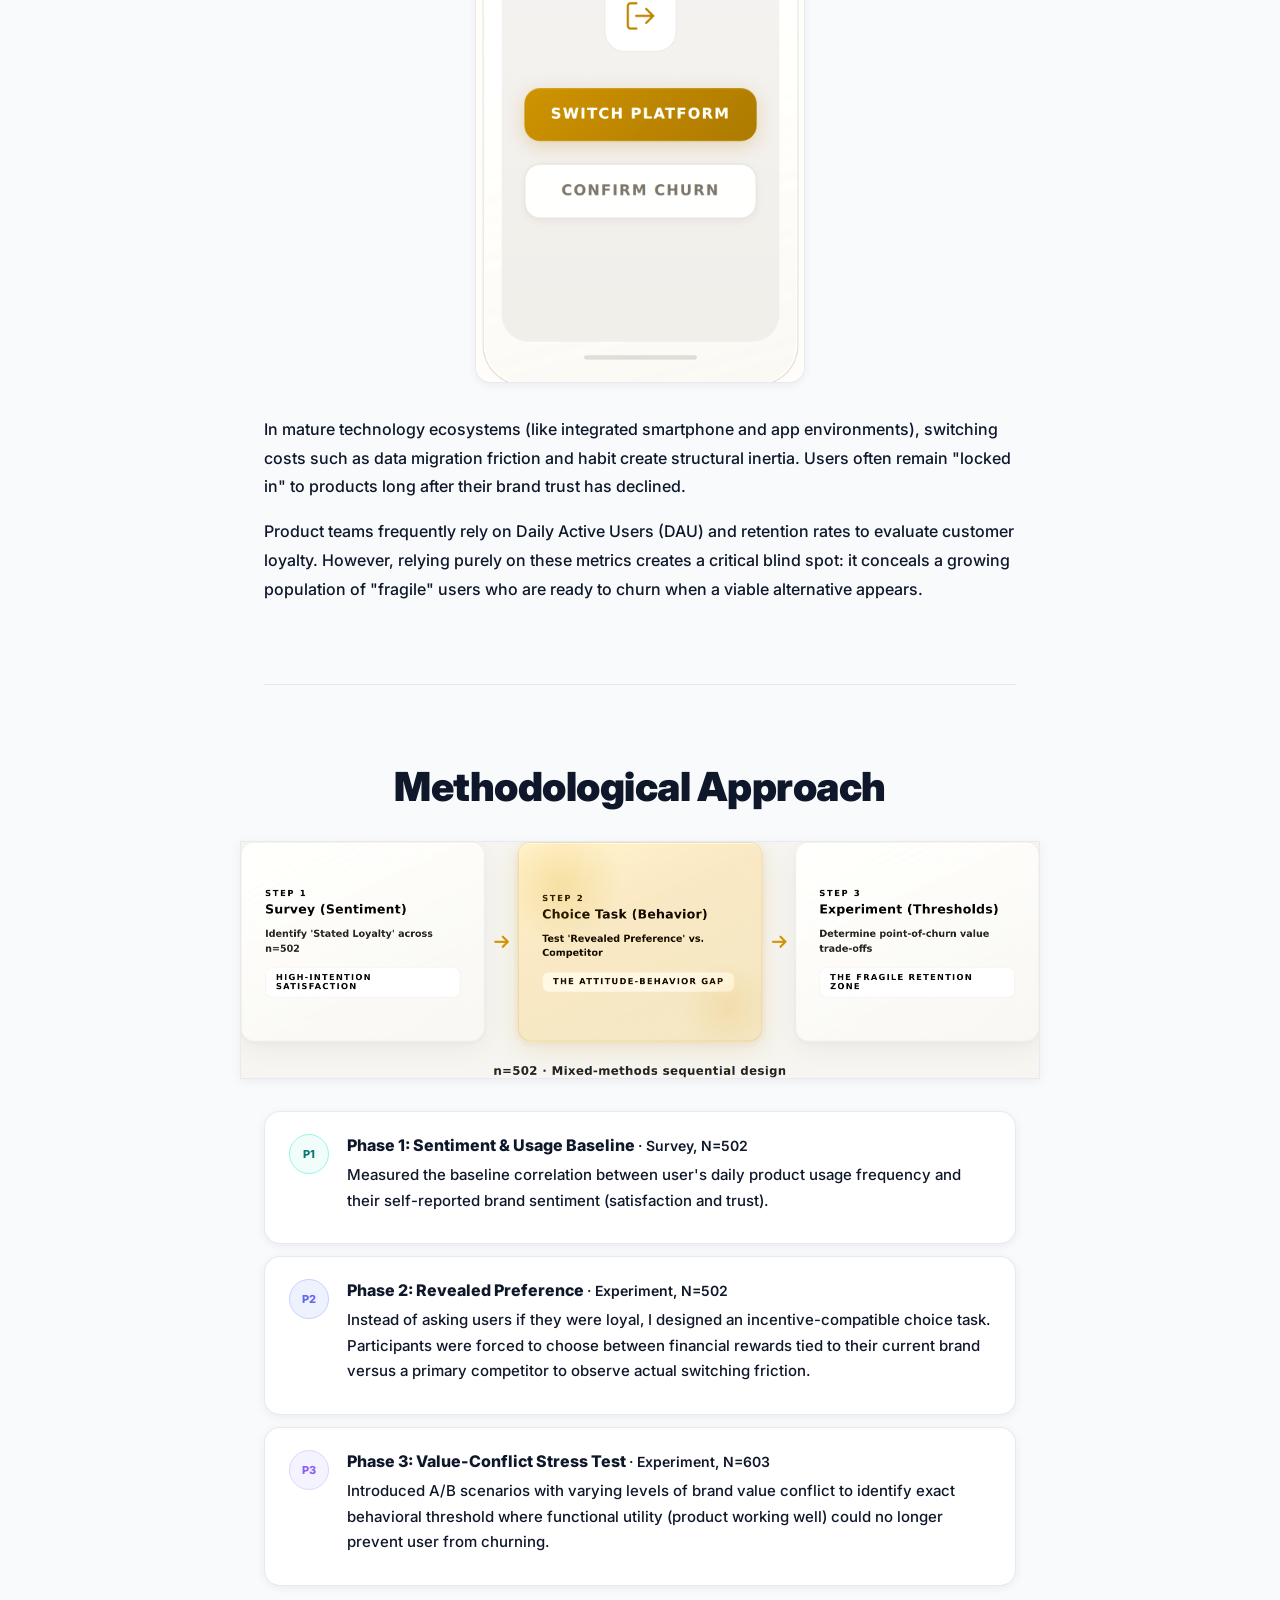
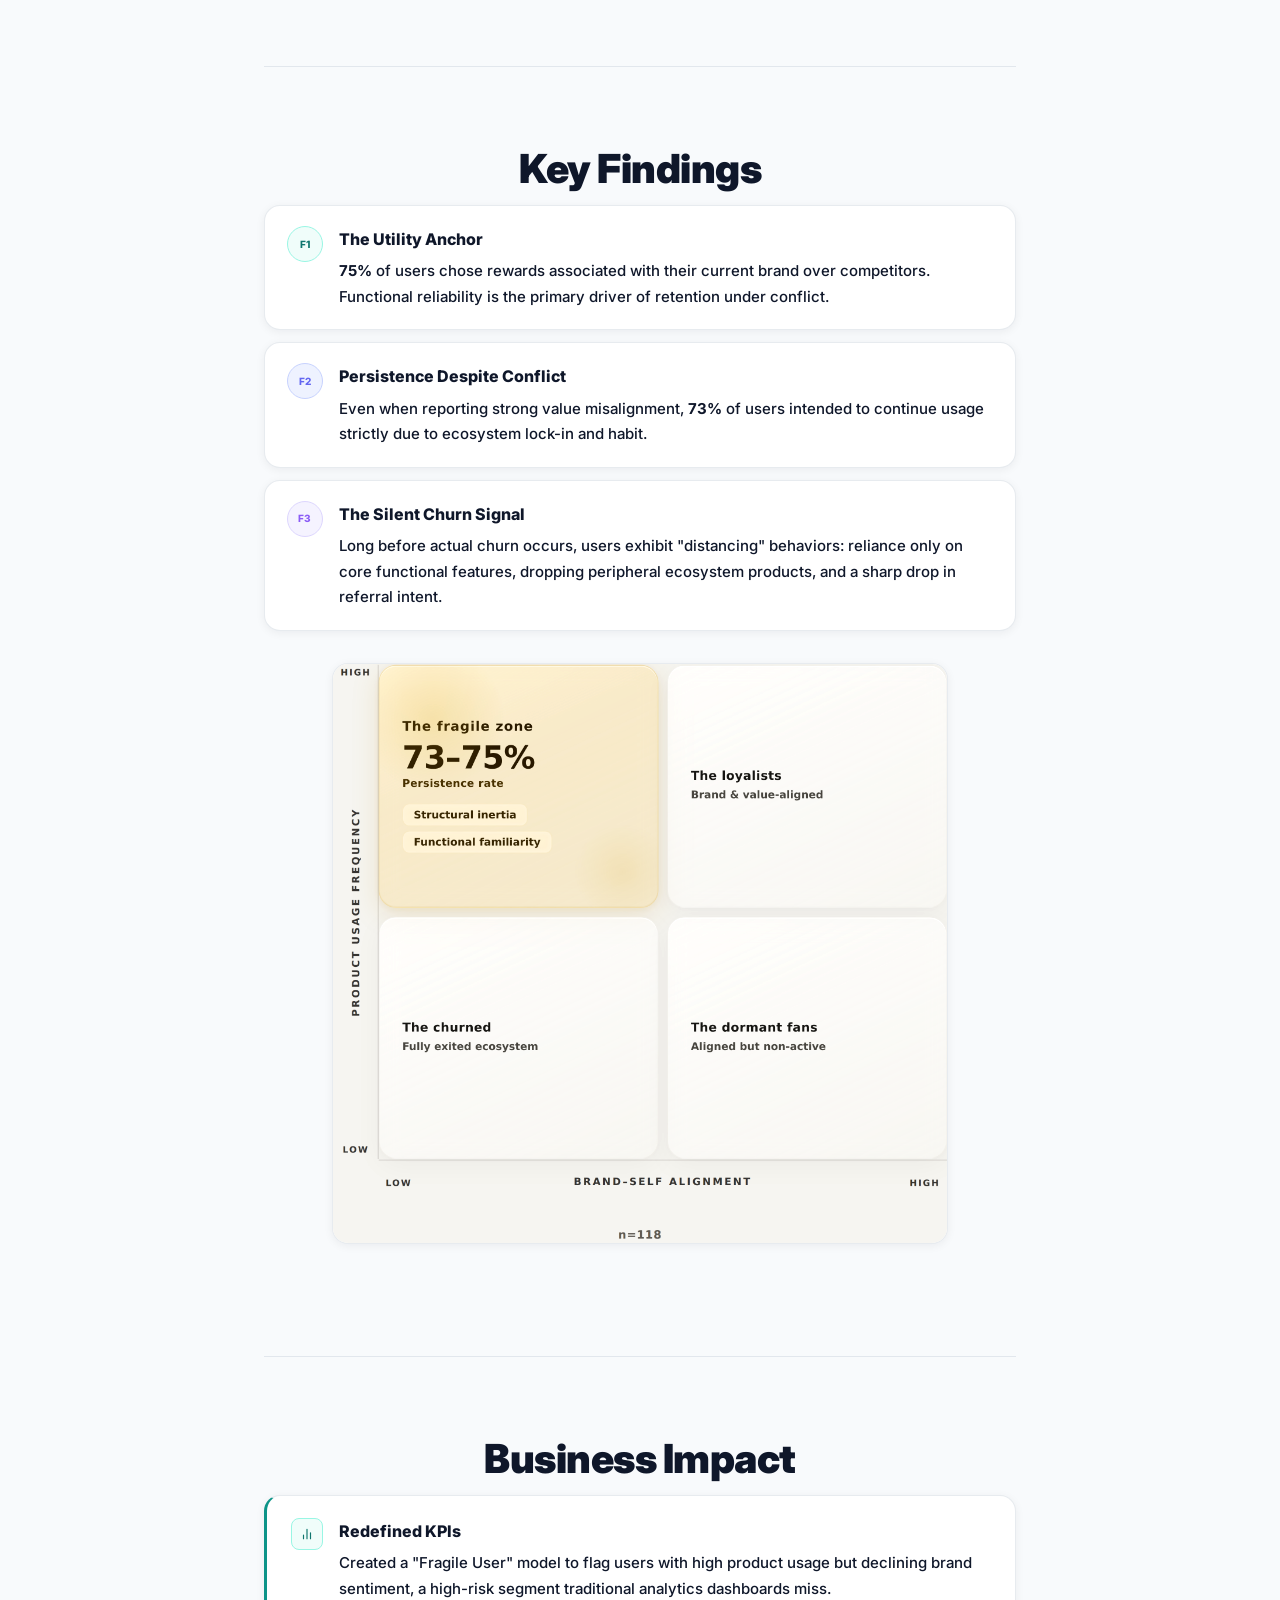
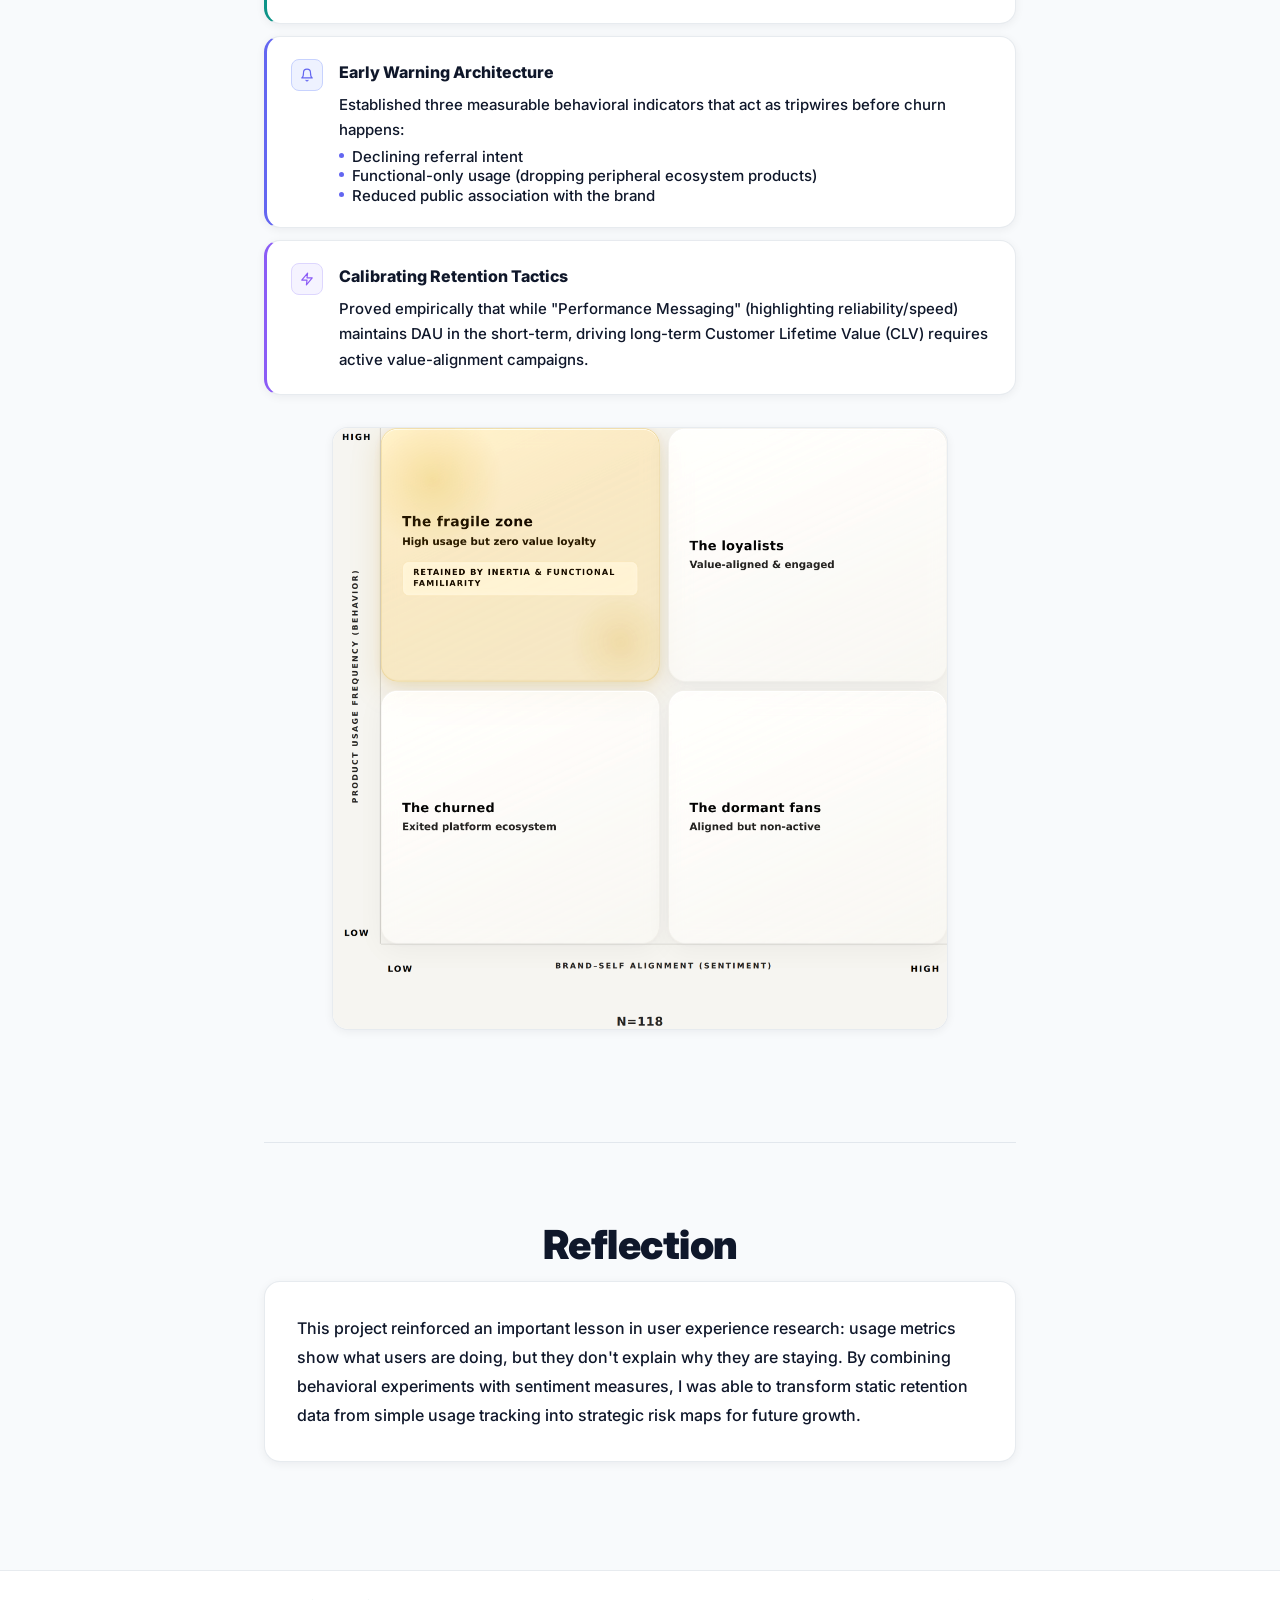
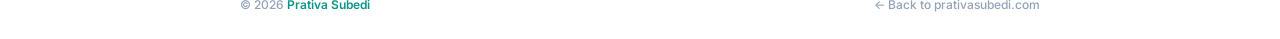
<file: case-study-user-retention.html>
<!DOCTYPE html>
<html lang="en">
<head>
  <meta charset="UTF-8" />
  <meta name="viewport" content="width=device-width, initial-scale=1.0" />
  <meta name="description" content="Case Study: The Blind Spot of Retention: Why Stable Usage Metrics (DAU) Can Mask Future Churn. By Prativa Subedi." />
  <title>The Blind Spot of Retention | Prativa Subedi</title>

  <link rel="preconnect" href="https://fonts.googleapis.com" />
  <link rel="preconnect" href="https://fonts.gstatic.com" crossorigin />
  <link href="https://fonts.googleapis.com/css2?family=Inter:wght@300;400;500;600;700;800;900&display=swap" rel="stylesheet" />

  <style>
    /* ── RESET & BASE ──────────────────────────────────────────────────────── */
    *, *::before, *::after { box-sizing: border-box; margin: 0; padding: 0; }

    :root {
      --bg:           #f8fafc;
      --bg-deep:      #f1f5f9;
      --white:        #ffffff;
      --ink:          #0f172a;
      --ink-mid:      #334155;
      --ink-muted:    #3d4f63;
      --ink-light:    #94a3b8;
      --teal:         #0d9488;
      --teal-dark:    #0f766e;
      --teal-pale:    #f0fdfa;
      --teal-border:  #99f6e4;
      --indigo:       #6366f1;
      --indigo-pale:  #eef2ff;
      --indigo-border:#c7d2fe;
      --violet:       #8b5cf6;
      --violet-pale:  #f5f3ff;
      --violet-border:#ddd6fe;
      --border:       rgba(148,163,184,0.22);
      --shadow-sm:    0 2px 10px rgba(15,23,42,0.06);
      --shadow-md:    0 8px 32px rgba(15,23,42,0.08);
      --r:            16px;
      --r-sm:         10px;
      --max-w:        800px;
    }

    html { scroll-behavior: smooth; }

    body {
      background: var(--bg);
      color: var(--ink);
      font-family: 'Inter', system-ui, sans-serif;
      font-size: 15px;
      line-height: 1.65;
      -webkit-font-smoothing: antialiased;
    }

    /* ── LAYOUT ────────────────────────────────────────────────────────────── */
    .wrap {
      max-width: var(--max-w);
      margin: 0 auto;
      padding: 0 24px;
    }

    /* ── NAV ───────────────────────────────────────────────────────────────── */
    .site-nav {
      position: fixed;
      top: 0; left: 0; right: 0;
      z-index: 100;
      height: 60px;
      background: rgba(248,250,252,0.92);
      backdrop-filter: blur(14px);
      -webkit-backdrop-filter: blur(14px);
      border-bottom: 1px solid var(--border);
      display: flex;
      align-items: center;
    }

    .site-nav .wrap {
      width: 100%;
      display: flex;
      align-items: center;
      justify-content: space-between;
    }

    .nav-back {
      display: inline-flex;
      align-items: center;
      gap: 7px;
      font-size: 12px;
      font-weight: 600;
      letter-spacing: 0.2px;
      color: var(--ink-muted);
      text-decoration: none;
      transition: color 0.2s;
    }
    .nav-back svg { width: 14px; height: 14px; stroke: currentColor; fill: none; stroke-width: 2.5; stroke-linecap: round; stroke-linejoin: round; }
    .nav-back:hover { color: var(--teal); }

    .nav-download {
      display: inline-flex;
      align-items: center;
      gap: 6px;
      font-size: 11px;
      font-weight: 700;
      letter-spacing: 0.8px;
      text-transform: uppercase;
      color: var(--teal-dark);
      background: var(--teal-pale);
      border: 1.5px solid var(--teal-border);
      padding: 8px 18px;
      border-radius: 100px;
      text-decoration: none;
      transition: all 0.2s;
    }
    .nav-download svg { width: 12px; height: 12px; stroke: currentColor; fill: none; stroke-width: 2.5; stroke-linecap: round; stroke-linejoin: round; }
    .nav-download:hover { background: var(--teal); color: var(--white); border-color: var(--teal); }

    /* ── PROGRESS BAR ──────────────────────────────────────────────────────── */
    #progress {
      position: fixed;
      top: 60px; left: 0;
      height: 2px;
      width: 0%;
      background: linear-gradient(to right, var(--teal), var(--indigo));
      z-index: 99;
      transition: width 0.08s linear;
    }

    /* ── SECTION NAV ───────────────────────────────────────────────────────── */
    .section-nav {
      position: sticky;
      top: 60px;
      z-index: 50;
      background: rgba(248,250,252,0.96);
      backdrop-filter: blur(10px);
      -webkit-backdrop-filter: blur(10px);
      border-bottom: 1px solid var(--border);
      display: none;
    }
    @media (min-width: 580px) { .section-nav { display: block; } }

    .section-nav .wrap { width: 100%; overflow-x: auto; }

    .section-nav ul { list-style: none; display: flex; gap: 0; }

    .section-nav a {
      display: block;
      padding: 13px 0;
      margin-right: 28px;
      font-size: 10px;
      font-weight: 700;
      letter-spacing: 1.2px;
      text-transform: uppercase;
      color: var(--ink);
      text-decoration: none;
      white-space: nowrap;
      border-bottom: 2px solid transparent;
      transition: color 0.2s, border-color 0.2s;
    }
    .section-nav a:hover,
    .section-nav a.active { color: var(--teal); border-bottom-color: var(--teal); }

    /* ── HERO ──────────────────────────────────────────────────────────────── */
    .hero {
      padding-top: 60px;
      background: var(--white);
      border-bottom: 1px solid var(--border);
    }

    .hero-inner {
      max-width: var(--max-w);
      margin: 0 auto;
      padding: 64px 24px 56px;
    }

    .breadcrumb {
      display: flex;
      align-items: center;
      gap: 8px;
      font-size: 11px;
      font-weight: 700;
      letter-spacing: 1.8px;
      text-transform: uppercase;
      color: var(--ink);
      margin-bottom: 28px;
    }
    .breadcrumb svg { width: 10px; height: 10px; stroke: currentColor; fill: none; stroke-width: 2; }
    .breadcrumb .active { color: #6366f1; font-weight: 800; }

    .hero h1 {
      font-size: clamp(22px, 3.9vw, 42px);
      font-weight: 900;
      line-height: 1.12;
      letter-spacing: -0.5px;
      color: var(--ink);
      margin-bottom: 18px;
    }
    .hero h1 .accent { color: var(--teal); }

    .hero-sub {
      font-size: 15px;
      font-weight: 500;
      color: var(--ink-muted);
      max-width: 560px;
      line-height: 1.75;
      margin-bottom: 32px;
    }

    /* Badges */
    .badge-row { display: flex; flex-wrap: wrap; gap: 8px; margin-bottom: 36px; }
    .badge {
      font-size: 10px;
      font-weight: 600;
      letter-spacing: 0.3px;
      padding: 6px 14px;
      border-radius: 100px;
      background: var(--bg-deep);
      color: var(--ink-mid);
      border: 1px solid var(--border);
    }

    /* Stat boxes */
    .stat-row {
      display: grid;
      grid-template-columns: repeat(3, 1fr);
      gap: 12px;
      margin-bottom: 32px;
    }
    @media (max-width: 480px) { .stat-row { grid-template-columns: 1fr; } }

    .stat-box {
      background: var(--bg);
      border: 1px solid var(--border);
      border-radius: var(--r);
      padding: 22px 16px;
      text-align: center;
    }
    .stat-num {
      font-size: 34px;
      font-weight: 900;
      color: var(--ink);
      letter-spacing: -1px;
      line-height: 1;
      margin-bottom: 7px;
    }
    .stat-lbl {
      font-size: 10px;
      font-weight: 600;
      letter-spacing: 0.5px;
      color: var(--ink);
      line-height: 1.4;
    }

    /* Executive Summary & Metadata block labels */
    .block-label {
      font-size: 15px;
      font-weight: 800;
      letter-spacing: -0.2px;
      color: var(--ink);
      margin-bottom: 20px;
    }
    .exec-box .block-label,
    .meta-box .block-label {
      font-size: 20px;
    }

    /* Executive summary */
    .exec-box {
      background: var(--bg);
      border: 1px solid var(--border);
      border-radius: var(--r);
      padding: 28px;
      margin-bottom: 14px;
    }
    .exec-intro {
      font-size: 15px;
      font-weight: 500;
      color: var(--ink);
      line-height: 1.7;
      margin-bottom: 20px;
    }

    .exec-cols {
      display: grid;
      grid-template-columns: repeat(3, 1fr);
      gap: 16px;
    }
    @media (max-width: 560px) { .exec-cols { grid-template-columns: 1fr; gap: 14px; } }

    .exec-col {
      border-radius: var(--r-sm);
      padding: 18px 20px;
      border-top: 3px solid transparent;
    }
    .exec-col.goal   { background: var(--teal-pale);  border-top-color: var(--teal); }
    .exec-col.result { background: #fff7ed;            border-top-color: #f97316; }
    .exec-col.impact { background: #eff6ff;            border-top-color: #3b82f6; }

    .exec-col-label {
      font-size: 14px;
      font-weight: 800;
      letter-spacing: 0.3px;
      color: var(--ink);
      margin-bottom: 8px;
    }
    .exec-col p {
      font-size: 14px;
      font-weight: 500;
      color: var(--ink);
      line-height: 1.65;
    }

    /* Metadata */
    .meta-box {
      background: var(--white);
      border: 1px solid var(--border);
      border-radius: var(--r);
      padding: 24px 28px;
    }
    .meta-grid {
      display: grid;
      grid-template-columns: 1fr 1fr;
      gap: 12px 24px;
    }
    @media (max-width: 560px) { .meta-grid { grid-template-columns: 1fr; } }

    .meta-row {
      display: flex;
      gap: 10px;
      font-size: 12px;
      line-height: 1.55;
    }
    .meta-key { font-size: 15px; font-weight: 800; color: var(--ink); min-width: 90px; flex-shrink: 0; }
    .meta-val { font-size: 15px; font-weight: 500; color: var(--ink); }

    /* ── CONTENT SECTIONS ──────────────────────────────────────────────────── */
    .content { max-width: var(--max-w); margin: 0 auto; padding: 0 24px; }

    .cs-section {
      padding: 80px 0;
      border-bottom: 1px solid var(--border);
      opacity: 0;
      transform: translateY(24px);
      transition: opacity 0.55s ease, transform 0.55s ease;
    }
    .cs-section.visible { opacity: 1; transform: none; }
    .cs-section:last-child { border-bottom: none; }

    /* Section heading — centered, large */
    .section-header {
      text-align: center;
      margin-bottom: 14px;
    }
    .s-num {
      font-size: clamp(28px, 4vw, 40px);
      font-weight: 900;
      letter-spacing: -0.5px;
      color: var(--ink);
      margin-bottom: 8px;
      line-height: 1.1;
    }
    .s-title {
      font-size: 15px;
      font-weight: 500;
      color: var(--ink-muted);
      letter-spacing: 0px;
      line-height: 1.5;
    }

    /* Section subtitle — centered, smaller */
    .cs-section h2 {
      font-size: 15px;
      font-weight: 500;
      color: var(--ink-muted);
      text-align: center;
      margin-bottom: 40px;
      line-height: 1.6;
      max-width: 600px;
      margin-left: auto;
      margin-right: auto;
    }

    .body-text {
      font-size: 16px;
      font-weight: 500;
      color: var(--ink);
      line-height: 1.8;
      margin-bottom: 16px;
    }
    .body-text strong { color: var(--ink-mid); font-weight: 700; }
    .body-text:last-child { margin-bottom: 0; }

    .lead-text {
      font-size: 16px;
      font-weight: 500;
      color: var(--ink-muted);
      line-height: 1.8;
      margin-bottom: 28px;
      text-align: center;
    }
    .lead-text strong { color: var(--ink-mid); font-weight: 700; }

    /* ── IFRAME EMBEDS ─────────────────────────────────────────────────────── */
    .img-embed {
      border-radius: var(--r);
      overflow: hidden;
      border: 1px solid var(--border);
      margin: 32px 0;
      background: #ffffff;
      box-shadow: var(--shadow-sm);
    }
    .img-embed iframe { display: block; width: 100%; border: none; }
    .img-embed img {
      display: block;
      width: 100%;
      height: auto;
      object-fit: contain;
      filter: contrast(1.06) saturate(1.02) brightness(1.01);
    }
    .img-embed.image2-focus img {
      transform: none;
    }
    .img-embed.image1-compact {
      max-width: 44%;
      margin-left: auto;
      margin-right: auto;
      background: #ffffff;
    }
    .img-embed.image1-compact img {
      transform: scale(1.12);
      transform-origin: center;
      background: #ffffff;
    }
    .img-embed.image2-focus {
      max-width: 82%;
      margin-left: auto;
      margin-right: auto;
    }
    .img-embed.image4-compact {
      max-width: 82%;
      margin-left: auto;
      margin-right: auto;
    }
    @media (max-width: 640px) {
      .img-embed.image1-compact {
        max-width: 84%;
      }
      .img-embed.image1-compact img {
        transform: scale(1.08);
      }
      .img-embed.image2-focus {
        max-width: 100%;
      }
      .img-embed.image4-compact {
        max-width: 100%;
      }
    }

    /* image3: extend to edge of content column so iframe renders at full column width */
    .img-embed.force-horizontal {
      margin-left: -24px;
      margin-right: -24px;
      border-radius: 0;
      overflow: hidden;
    }
    .img-embed.force-horizontal iframe { width: 100%; }
    .img-embed.force-horizontal.image3-compact {
      margin-left: -24px;
      margin-right: -24px;
      width: calc(100% + 48px);
      max-width: none;
      border-radius: 0;
    }
    @media (max-width: 640px) {
      .img-embed.force-horizontal.image3-compact {
        max-width: 100%;
        width: 100%;
        margin-left: 0;
        margin-right: 0;
        border-radius: var(--r);
      }
    }

    /* ── RISK CALLOUT ──────────────────────────────────────────────────────── */
    .callout-risk {
      display: flex;
      gap: 14px;
      background: #fef2f2;
      border: 1px solid #fecaca;
      border-radius: var(--r-sm);
      padding: 20px 22px;
      margin: 20px 0;
    }
    .callout-risk svg { width: 17px; height: 17px; stroke: #dc2626; fill: none; stroke-width: 2; stroke-linecap: round; stroke-linejoin: round; flex-shrink: 0; margin-top: 2px; }
    .callout-risk-label { font-size: 11px; font-weight: 800; letter-spacing: 0.5px; color: #b91c1c; margin-bottom: 4px; }
    .callout-risk p { font-size: 12px; font-weight: 500; color: #991b1b; line-height: 1.65; }

    /* ── PHASE CARDS ───────────────────────────────────────────────────────── */
    .phase-stack { display: flex; flex-direction: column; gap: 12px; }

    .phase-card {
      background: var(--white);
      border: 1px solid var(--border);
      border-radius: var(--r);
      padding: 22px 24px;
      display: flex;
      gap: 18px;
      box-shadow: var(--shadow-sm);
    }

    .phase-badge {
      width: 40px;
      height: 40px;
      flex-shrink: 0;
      border-radius: 50%;
      display: flex;
      align-items: center;
      justify-content: center;
      font-size: 11px;
      font-weight: 800;
      letter-spacing: 0.3px;
    }
    .phase-badge.teal   { background: var(--teal-pale);   border: 1px solid var(--teal-border);   color: var(--teal-dark); }
    .phase-badge.indigo { background: var(--indigo-pale);  border: 1px solid var(--indigo-border);  color: var(--indigo); }
    .phase-badge.violet { background: var(--violet-pale);  border: 1px solid var(--violet-border);  color: var(--violet); }

    .phase-card h3 { font-size: 16px; font-weight: 800; color: var(--ink); line-height: 1.4; margin-bottom: 6px; }
    .phase-card h3 .meta { font-weight: 600; color: var(--ink); font-size: 14px; }
    .phase-card p { font-size: 15px; font-weight: 500; color: var(--ink); line-height: 1.7; margin-bottom: 8px; }

    .phase-insight {
      display: inline-block;
      font-size: 13px;
      font-weight: 700;
      border-radius: 7px;
      padding: 8px 14px;
      line-height: 1.4;
    }
    .phase-insight.teal   { color: var(--teal-dark);  background: var(--teal-pale);   border: 1px solid var(--teal-border); }
    .phase-insight.indigo { color: var(--indigo);      background: var(--indigo-pale);  border: 1px solid var(--indigo-border); }
    .phase-insight.violet { color: var(--violet);      background: var(--violet-pale);  border: 1px solid var(--violet-border); }

    /* ── FINDING CARDS ─────────────────────────────────────────────────────── */
    .finding-stack { display: flex; flex-direction: column; gap: 12px; margin-bottom: 28px; }

    .finding-card {
      background: var(--white);
      border: 1px solid var(--border);
      border-radius: var(--r);
      padding: 20px 22px;
      display: flex;
      gap: 16px;
      box-shadow: var(--shadow-sm);
    }

    .finding-num {
      width: 36px;
      height: 36px;
      flex-shrink: 0;
      border-radius: 50%;
      display: flex;
      align-items: center;
      justify-content: center;
      font-size: 10px;
      font-weight: 800;
      letter-spacing: 0.3px;
    }
    .finding-num.teal   { background: var(--teal-pale);   border: 1px solid var(--teal-border);   color: var(--teal-dark); }
    .finding-num.indigo { background: var(--indigo-pale);  border: 1px solid var(--indigo-border);  color: var(--indigo); }
    .finding-num.violet { background: var(--violet-pale);  border: 1px solid var(--violet-border);  color: var(--violet); }

    .finding-card h3 { font-size: 16px; font-weight: 800; color: var(--ink); margin-bottom: 6px; }
    .finding-card p { font-size: 15px; font-weight: 500; color: var(--ink); line-height: 1.7; margin: 0; }
    .finding-card p strong { color: var(--ink); }

    /* ── PULL QUOTE ────────────────────────────────────────────────────────── */
    .pull-quote {
      border-left: 3px solid var(--teal);
      padding: 6px 0 6px 24px;
      margin: 32px 0;
    }
    .pull-quote p {
      font-size: 16px;
      font-weight: 700;
      font-style: italic;
      color: var(--ink);
      line-height: 1.55;
    }

    /* ── IMPACT CARDS ──────────────────────────────────────────────────────── */
    .impact-stack { display: flex; flex-direction: column; gap: 12px; margin-bottom: 8px; }

    .impact-card {
      background: var(--white);
      border: 1px solid var(--border);
      border-radius: var(--r);
      padding: 22px 24px;
      display: flex;
      gap: 16px;
      box-shadow: var(--shadow-sm);
    }
    .impact-card.teal   { border-left: 3px solid var(--teal); }
    .impact-card.indigo { border-left: 3px solid var(--indigo); }
    .impact-card.violet { border-left: 3px solid var(--violet); }

    .impact-icon {
      width: 32px;
      height: 32px;
      flex-shrink: 0;
      border-radius: 8px;
      display: flex;
      align-items: center;
      justify-content: center;
    }
    .impact-icon.teal   { background: var(--teal-pale);   border: 1px solid var(--teal-border); }
    .impact-icon.indigo { background: var(--indigo-pale);  border: 1px solid var(--indigo-border); }
    .impact-icon.violet { background: var(--violet-pale);  border: 1px solid var(--violet-border); }
    .impact-icon svg { width: 14px; height: 14px; fill: none; stroke-width: 2; stroke-linecap: round; stroke-linejoin: round; }
    .impact-icon.teal   svg { stroke: var(--teal-dark); }
    .impact-icon.indigo svg { stroke: var(--indigo); }
    .impact-icon.violet svg { stroke: var(--violet); }

    .impact-card h3 { font-size: 16px; font-weight: 800; color: var(--ink); margin-bottom: 6px; }
    .impact-card p { font-size: 15px; font-weight: 500; color: var(--ink); line-height: 1.7; margin: 0; }
    .impact-card li { font-size: 15px; font-weight: 500; color: var(--ink); line-height: 1.7; }

    .bullet-list { list-style: none; margin-top: 4px; display: flex; flex-direction: column; gap: 0px; }
    .bullet-list li {
      display: flex;
      align-items: flex-start;
      gap: 8px;
      font-size: 15px;
      font-weight: 500;
      color: var(--ink);
      line-height: 1.3;
    }
    .bullet-list li::before {
      content: '';
      width: 5px; height: 5px;
      border-radius: 50%;
      background: var(--indigo);
      flex-shrink: 0;
      margin-top: 6px;
    }

    /* ── REFLECTION ────────────────────────────────────────────────────────── */
    .reflection-box {
      background: var(--white);
      border: 1px solid var(--border);
      border-radius: var(--r);
      padding: 32px;
      margin-bottom: 28px;
      box-shadow: var(--shadow-sm);
    }
    .reflection-box p { font-size: 16px; font-weight: 500; color: var(--ink); line-height: 1.8; margin-bottom: 16px; }
    .reflection-box p:last-child { margin-bottom: 0; }
    .reflection-box strong { color: var(--ink-mid); font-weight: 700; }

    .inner-quote {
      border-left: 3px solid var(--teal);
      padding-left: 18px;
      margin-top: 20px;
    }
    .inner-quote p {
      font-size: 15px;
      font-style: italic;
      font-weight: 600;
      color: var(--ink-mid);
      margin-bottom: 0;
    }

    .tag-row { display: flex; flex-wrap: wrap; gap: 8px; }
    .tag {
      font-size: 10px;
      font-weight: 800;
      letter-spacing: 0.3px;
      padding: 6px 14px;
      border-radius: 100px;
      background: var(--white);
      color: var(--ink-mid);
      border: 1px solid var(--border);
    }

    /* ── CTA ───────────────────────────────────────────────────────────────── */
    .cta-wrap {
      padding: 64px 0 80px;
      opacity: 0;
      transform: translateY(24px);
      transition: opacity 0.55s ease, transform 0.55s ease;
    }
    .cta-wrap.visible { opacity: 1; transform: none; }

    .cta-box {
      background: var(--ink);
      border-radius: var(--r);
      padding: 52px 40px;
      text-align: center;
    }
    .cta-box .block-label { color: var(--teal); margin-bottom: 12px; font-size: 11px; font-weight: 800; letter-spacing: 2px; text-transform: uppercase; }
    .cta-box h2 { font-size: 22px; font-weight: 900; color: var(--white); margin-bottom: 12px; letter-spacing: -0.3px; }
    .cta-box .cta-sub { font-size: 13px; font-weight: 500; color: rgba(255,255,255,0.45); max-width: 400px; margin: 0 auto 32px; line-height: 1.7; }
    .cta-actions { display: flex; gap: 12px; justify-content: center; flex-wrap: wrap; }

    .btn-primary {
      display: inline-flex;
      align-items: center;
      gap: 7px;
      background: var(--teal);
      color: var(--white);
      font-family: 'Inter', sans-serif;
      font-size: 11px;
      font-weight: 700;
      letter-spacing: 0.8px;
      text-transform: uppercase;
      padding: 14px 28px;
      border-radius: 100px;
      text-decoration: none;
      transition: background 0.2s;
    }
    .btn-primary svg { width: 13px; height: 13px; stroke: currentColor; fill: none; stroke-width: 2.5; stroke-linecap: round; stroke-linejoin: round; }
    .btn-primary:hover { background: var(--teal-dark); }

    .btn-ghost {
      display: inline-flex;
      align-items: center;
      gap: 7px;
      background: transparent;
      color: rgba(255,255,255,0.55);
      font-family: 'Inter', sans-serif;
      font-size: 11px;
      font-weight: 700;
      letter-spacing: 0.8px;
      text-transform: uppercase;
      padding: 14px 28px;
      border-radius: 100px;
      border: 1.5px solid rgba(255,255,255,0.15);
      text-decoration: none;
      transition: all 0.2s;
    }
    .btn-ghost svg { width: 13px; height: 13px; stroke: currentColor; fill: none; stroke-width: 2.5; stroke-linecap: round; stroke-linejoin: round; }
    .btn-ghost:hover { color: var(--white); border-color: rgba(255,255,255,0.35); }

    /* ── FOOTER ────────────────────────────────────────────────────────────── */
    footer {
      background: var(--white);
      border-top: 1px solid var(--border);
      padding: 24px;
    }
    .footer-inner {
      max-width: var(--max-w);
      margin: 0 auto;
      display: flex;
      align-items: center;
      justify-content: space-between;
      flex-wrap: wrap;
      gap: 12px;
    }
    .footer-copy { font-size: 12px; font-weight: 500; color: var(--ink-light); }
    .footer-copy span { color: var(--teal); font-weight: 600; }
    .footer-link { font-size: 12px; font-weight: 500; color: var(--ink-light); text-decoration: none; transition: color 0.2s; }
    .footer-link:hover { color: var(--teal); }
  </style>
</head>

<body>

<!-- ── NAV ─────────────────────────────────────────────────────────────────── -->
<nav class="site-nav">
  <div class="wrap">
    <a href="index.html" class="nav-back">
      <svg viewBox="0 0 24 24"><path d="M19 12H5M12 19l-7-7 7-7"/></svg>
      Back to Portfolio
    </a>
  </div>
</nav>

<!-- ── PROGRESS ─────────────────────────────────────────────────────────────── -->
<div id="progress"></div>

<!-- ── SECTION NAV ──────────────────────────────────────────────────────────── -->
<div class="section-nav">
  <div class="wrap">
    <ul>
      <li><a href="#problem"    class="snav">The Problem</a></li>
      <li><a href="#methods"    class="snav">Methodological Approach</a></li>
      <li><a href="#findings"   class="snav">Key Findings</a></li>
      <li><a href="#impact"     class="snav">Business Impact</a></li>
      <li><a href="#reflection" class="snav">Reflection</a></li>
    </ul>
  </div>
</div>

<!-- ── HERO ─────────────────────────────────────────────────────────────────── -->
<div class="hero">
  <div class="hero-inner">

    <div class="breadcrumb">
      <span>Case Study 1</span>
      <svg viewBox="0 0 24 24"><path d="M9 18l6-6-6-6"/></svg>
      <span class="active">User Retention Under Brand–Value Conflict</span>
    </div>

    <h1>
      The Blind Spot of Retention:<br>
      <span class="accent">Why Stable Usage Metrics (DAU)<br>Can Mask Future Churn</span>
    </h1>


    <div class="stat-row">
      <div class="stat-box">
        <div class="stat-num">3</div>
        <div class="stat-lbl">Research Phases</div>
      </div>
      <div class="stat-box">
        <div class="stat-num">1,105</div>
        <div class="stat-lbl">Participants</div>
      </div>
      <div class="stat-box">
        <div class="stat-num">73%</div>
        <div class="stat-lbl">Continued Usage Despite Conflict</div>
      </div>
    </div>

    <!-- Executive Summary -->
    <div class="exec-box">
      <div class="block-label">Executive Summary</div>
      <p class="exec-intro">I led a 3-phase quantitative research initiative (N=1,105; survey, experiment) to decouple actual usage from true loyalty, revealing the hidden drivers of user retention.</p>
      <div class="exec-cols">
        <div class="exec-col goal">
          <div class="exec-col-label">Goal</div>
          <p>Decouple actual usage from true brand loyalty in mature tech ecosystems with high switching costs.</p>
        </div>
        <div class="exec-col result">
          <div class="exec-col-label">Result</div>
          <p>Discovered hidden segment of "fragile users" who intend to churn despite stable daily usage, proving DAU is a flawed metric for loyalty.</p>
        </div>
        <div class="exec-col impact">
          <div class="exec-col-label">Impact</div>
          <p>Delivered predictive diagnostic framework to Product and Marketing teams to identify "silent churn" signals before users leave.</p>
        </div>
      </div>
    </div>

    <!-- Project Metadata -->
    <div class="meta-box">
      <div class="block-label">Role and Scope</div>
      <div class="meta-grid">
        <div class="meta-row">
          <span class="meta-key">Role</span>
          <span class="meta-val">Lead Researcher (Study Design, Data Analysis, Synthesis)</span>
        </div>
        <div class="meta-row">
          <span class="meta-key">Methods</span>
          <span class="meta-val">Survey (N=502), Experiment (N=603)</span>
        </div>
        <div class="meta-row">
          <span class="meta-key">Context</span>
          <span class="meta-val">Technology ecosystems with high switching costs (e.g., smartphones)</span>
        </div>
      </div>
    </div>

  </div>
</div>

<!-- ── CONTENT ───────────────────────────────────────────────────────────────── -->
<div class="content">

  <!-- ══ 01 · THE PROBLEM ══════════════════════════════════════════════════ -->
  <section id="problem" class="cs-section">

    <div class="section-header">
      <div class="s-num">The Problem</div>
    </div>

    <div class="img-embed image1-compact">
      <img src="images/user-retention_images/Image1-mobile.png" alt="The churn decision point — platform switching moment" />
    </div>

    <p class="body-text">
      In mature technology ecosystems (like integrated smartphone and app environments), switching costs such as data migration friction and habit create structural inertia. Users often remain "locked in" to products long after their brand trust has declined.
    </p>

    <p class="body-text">
      Product teams frequently rely on Daily Active Users (DAU) and retention rates to evaluate customer loyalty. However, relying purely on these metrics creates a critical blind spot: it conceals a growing population of "fragile" users who are ready to churn when a viable alternative appears.
    </p>


  </section>

  <!-- ══ 02 · METHODOLOGICAL APPROACH ══════════════════════════════════════ -->
  <section id="methods" class="cs-section">

    <div class="section-header">
      <div class="s-num">Methodological Approach</div>
    </div>

    <div class="img-embed force-horizontal image3-compact">
      <img src="images/user-retention_images/Image3.png" alt="3-phase research methodology roadmap" />
    </div>

    <div class="phase-stack">

      <div class="phase-card">
        <div class="phase-badge teal">P1</div>
        <div>
          <h3>Phase 1: Sentiment &amp; Usage Baseline <span class="meta">· Survey, N=502</span></h3>
          <p>Measured the baseline correlation between user's daily product usage frequency and their self-reported brand sentiment (satisfaction and trust).</p>
        </div>
      </div>

      <div class="phase-card">
        <div class="phase-badge indigo">P2</div>
        <div>
          <h3>Phase 2: Revealed Preference <span class="meta">· Experiment, N=502</span></h3>
          <p>Instead of asking users if they were loyal, I designed an incentive-compatible choice task. Participants were forced to choose between financial rewards tied to their current brand versus a primary competitor to observe actual switching friction.</p>
        </div>
      </div>

      <div class="phase-card">
        <div class="phase-badge violet">P3</div>
        <div>
          <h3>Phase 3: Value-Conflict Stress Test <span class="meta">· Experiment, N=603</span></h3>
          <p>Introduced A/B scenarios with varying levels of brand value conflict to identify exact behavioral threshold where functional utility (product working well) could no longer prevent user from churning.</p>
        </div>
      </div>

    </div>

  </section>

  <!-- ══ 03 · KEY FINDINGS ══════════════════════════════════════════════════ -->
  <section id="findings" class="cs-section">

    <div class="section-header">
      <div class="s-num">Key Findings</div>
    </div>
    <div class="finding-stack">

      <div class="finding-card">
        <div class="finding-num teal">F1</div>
        <div>
          <h3>The Utility Anchor</h3>
          <p><strong>75%</strong> of users chose rewards associated with their current brand over competitors. Functional reliability is the primary driver of retention under conflict.</p>
        </div>
      </div>

      <div class="finding-card">
        <div class="finding-num indigo">F2</div>
        <div>
          <h3>Persistence Despite Conflict</h3>
          <p>Even when reporting strong value misalignment, <strong>73%</strong> of users intended to continue usage strictly due to ecosystem lock-in and habit.</p>
        </div>
      </div>

      <div class="finding-card">
        <div class="finding-num violet">F3</div>
        <div>
          <h3>The Silent Churn Signal</h3>
          <p>Long before actual churn occurs, users exhibit "distancing" behaviors: reliance only on core functional features, dropping peripheral ecosystem products, and a sharp drop in referral intent.</p>
        </div>
      </div>

    </div>


    <div class="img-embed image2-focus">
      <img src="images/user-retention_images/image2.png" alt="The fragile zone: product usage vs brand-self alignment matrix" />
    </div>

  </section>

  <!-- ══ 04 · BUSINESS IMPACT ═══════════════════════════════════════════════ -->
  <section id="impact" class="cs-section">

    <div class="section-header">
      <div class="s-num">Business Impact</div>
    </div>

    <div class="impact-stack">

      <div class="impact-card teal">
        <div class="impact-icon teal">
          <svg viewBox="0 0 24 24"><path d="M18 20V10M12 20V4M6 20v-6"/></svg>
        </div>
        <div>
          <h3>Redefined KPIs</h3>
          <p>Created a "Fragile User" model to flag users with high product usage but declining brand sentiment, a high-risk segment traditional analytics dashboards miss.</p>
        </div>
      </div>

      <div class="impact-card indigo">
        <div class="impact-icon indigo">
          <svg viewBox="0 0 24 24"><path d="M18 8A6 6 0 006 8c0 7-3 9-3 9h18s-3-2-3-9M13.73 21a2 2 0 01-3.46 0"/></svg>
        </div>
        <div>
          <h3>Early Warning Architecture</h3>
          <p>Established three measurable behavioral indicators that act as tripwires before churn happens:</p>
          <ul class="bullet-list">
            <li>Declining referral intent</li>
            <li>Functional-only usage (dropping peripheral ecosystem products)</li>
            <li>Reduced public association with the brand</li>
          </ul>
        </div>
      </div>

      <div class="impact-card violet">
        <div class="impact-icon violet">
          <svg viewBox="0 0 24 24"><polygon points="13 2 3 14 12 14 11 22 21 10 12 10 13 2"/></svg>
        </div>
        <div>
          <h3>Calibrating Retention Tactics</h3>
          <p>Proved empirically that while "Performance Messaging" (highlighting reliability/speed) maintains DAU in the short-term, driving long-term Customer Lifetime Value (CLV) requires active value-alignment campaigns.</p>
        </div>
      </div>

    </div>

    <div class="img-embed image4-compact">
      <img src="images/user-retention_images/image4.png" alt="Fragile user segmentation: behavior vs sentiment" />
    </div>


  </section>

  <!-- ══ 05 · REFLECTION ════════════════════════════════════════════════════ -->
  <section id="reflection" class="cs-section">

    <div class="section-header">
      <div class="s-num">Reflection</div>
    </div>
    <div class="reflection-box">
      <p>
        This project reinforced an important lesson in user experience research: usage metrics show what users are doing, but they don't explain why they are staying. By combining behavioral experiments with sentiment measures, I was able to transform static retention data from simple usage tracking into strategic risk maps for future growth.
      </p>
    </div>


  </section>


</div><!-- /content -->

<!-- ── FOOTER ────────────────────────────────────────────────────────────────── -->
<footer>
  <div class="footer-inner">
    <span class="footer-copy">© 2026 <span>Prativa Subedi</span></span>
    <a href="index.html" class="footer-link">← Back to prativasubedi.com</a>
  </div>
</footer>

<script>
  // Reading progress
  const bar = document.getElementById('progress');
  window.addEventListener('scroll', () => {
    const pct = window.scrollY / (document.documentElement.scrollHeight - window.innerHeight);
    bar.style.width = Math.min(100, pct * 100) + '%';
  }, { passive: true });

  // Fade-in on scroll
  const observer = new IntersectionObserver(entries => {
    entries.forEach(e => {
      if (e.isIntersecting) { e.target.classList.add('visible'); observer.unobserve(e.target); }
    });
  }, { threshold: 0.08 });
  document.querySelectorAll('.cs-section, .cta-wrap').forEach(el => observer.observe(el));

  // Section nav highlight
  const sections = document.querySelectorAll('section[id]');
  const navLinks = document.querySelectorAll('.snav');
  const navObserver = new IntersectionObserver(entries => {
    entries.forEach(e => {
      if (e.isIntersecting) {
        navLinks.forEach(l => l.classList.remove('active'));
        const link = document.querySelector(`.snav[href="#${e.target.id}"]`);
        if (link) link.classList.add('active');
      }
    });
  }, { rootMargin: '-30% 0px -60% 0px' });
  sections.forEach(s => navObserver.observe(s));
</script>

</body>
</html>
</file>
<file: assets/css/global.css>
/* ===== GLOBAL.CSS — Prativa Subedi Personal Site ===== */

/* Smooth scrolling & font base */
html {
  scroll-behavior: smooth;
}

body {
  font-family: 'Inter', 'Segoe UI', system-ui, -apple-system, sans-serif;
  -webkit-font-smoothing: antialiased;
}

/* ===== GLASSMORPHISM CARD ===== */
.glass-card {
  background: rgba(255, 255, 255, 0.08);
  backdrop-filter: blur(16px);
  -webkit-backdrop-filter: blur(16px);
  border: 1px solid rgba(255, 255, 255, 0.15);
  transition: transform 0.3s ease, box-shadow 0.3s ease;
}

.glass-card:hover {
  transform: translateY(-4px);
  box-shadow: 0 20px 40px rgba(79, 70, 229, 0.15);
}

.dark .glass-card {
  background: rgba(15, 23, 42, 0.6);
  border: 1px solid rgba(255, 255, 255, 0.08);
}

/* ===== GRADIENT TEXT ===== */
.gradient-text {
  background: linear-gradient(135deg, #14b8a6 0%, #4f46e5 100%);
  -webkit-background-clip: text;
  -webkit-text-fill-color: transparent;
  background-clip: text;
}

/* ===== GRADIENT BORDER BUTTON ===== */
.btn-gradient {
  background: linear-gradient(135deg, #14b8a6, #4f46e5);
  transition: opacity 0.2s ease, transform 0.2s ease;
}

.btn-gradient:hover {
  opacity: 0.9;
  transform: translateY(-1px);
}

/* ===== METHOD BADGES ===== */
.badge {
  display: inline-flex;
  align-items: center;
  font-size: 0.7rem;
  font-weight: 600;
  letter-spacing: 0.03em;
  padding: 2px 8px;
  border-radius: 9999px;
  margin: 2px;
  white-space: nowrap;
}

.badge-teal {
  background: rgba(20, 184, 166, 0.15);
  color: #0d9488;
  border: 1px solid rgba(20, 184, 166, 0.3);
}

.badge-indigo {
  background: rgba(79, 70, 229, 0.12);
  color: #4f46e5;
  border: 1px solid rgba(79, 70, 229, 0.25);
}

.badge-violet {
  background: rgba(139, 92, 246, 0.12);
  color: #7c3aed;
  border: 1px solid rgba(139, 92, 246, 0.25);
}

.badge-sky {
  background: rgba(14, 165, 233, 0.12);
  color: #0284c7;
  border: 1px solid rgba(14, 165, 233, 0.25);
}

.badge-amber {
  background: rgba(245, 158, 11, 0.12);
  color: #b45309;
  border: 1px solid rgba(245, 158, 11, 0.25);
}

.dark .badge-teal  { background: rgba(20,184,166,0.2);  color: #5eead4; }
.dark .badge-indigo{ background: rgba(79,70,229,0.2);   color: #a5b4fc; }
.dark .badge-violet{ background: rgba(139,92,246,0.2);  color: #c4b5fd; }
.dark .badge-sky   { background: rgba(14,165,233,0.2);  color: #7dd3fc; }
.dark .badge-amber { background: rgba(245,158,11,0.2);  color: #fcd34d; }

.badge-emerald {
  background: rgba(16, 185, 129, 0.15);
  color: #059669;
  border: 1px solid rgba(16, 185, 129, 0.3);
}
.dark .badge-emerald { background: rgba(16,185,129,0.2); color: #6ee7b7; }

.btn-emerald {
  background: linear-gradient(135deg, #10b981, #059669);
  transition: opacity 0.2s ease, transform 0.2s ease;
}
.btn-emerald:hover { opacity: 0.9; transform: translateY(-1px); }

.btn-violet {
  background: linear-gradient(135deg, #8b5cf6, #6d28d9);
  transition: opacity 0.2s ease, transform 0.2s ease;
}
.btn-violet:hover { opacity: 0.9; transform: translateY(-1px); }

.btn-amber {
  background: linear-gradient(135deg, #f59e0b, #ea580c);
  transition: opacity 0.2s ease, transform 0.2s ease;
}
.btn-amber:hover { opacity: 0.9; transform: translateY(-1px); }

.badge-brown {
  background: rgba(120, 53, 15, 0.1);
  color: #78350f;
  border: 1px solid rgba(120, 53, 15, 0.25);
}
.dark .badge-brown { background: rgba(180,83,9,0.2); color: #fcd34d; }

.btn-brown {
  background: linear-gradient(135deg, #92400e, #78350f);
  transition: opacity 0.2s ease, transform 0.2s ease;
}
.btn-brown:hover { opacity: 0.9; transform: translateY(-1px); }

/* ===== HERO PARTICLES / GRID BACKGROUND ===== */
.hero-grid {
  background-image:
    linear-gradient(rgba(79, 70, 229, 0.04) 1px, transparent 1px),
    linear-gradient(90deg, rgba(79, 70, 229, 0.04) 1px, transparent 1px);
  background-size: 48px 48px;
}

.dark .hero-grid {
  background-image:
    linear-gradient(rgba(79, 70, 229, 0.08) 1px, transparent 1px),
    linear-gradient(90deg, rgba(79, 70, 229, 0.08) 1px, transparent 1px);
}

/* ===== NAV BLUR ===== */
.nav-blur {
  backdrop-filter: blur(20px);
  -webkit-backdrop-filter: blur(20px);
}

/* ===== SECTION FADE-IN ANIMATION ===== */
.fade-in {
  opacity: 0;
  transform: translateY(24px);
  transition: opacity 0.6s ease, transform 0.6s ease;
}

.fade-in.visible {
  opacity: 1;
  transform: translateY(0);
}

/* ===== SKILL BAR ===== */
.skill-bar-fill {
  height: 6px;
  border-radius: 9999px;
  background: linear-gradient(90deg, #14b8a6, #4f46e5);
  transition: width 1.2s cubic-bezier(0.4, 0, 0.2, 1);
}

/* ===== DARK MODE TOGGLE ===== */
#dark-toggle {
  transition: background 0.3s ease;
}

/* ===== PORTFOLIO CARD OVERLAY ===== */
.card-overlay {
  background: linear-gradient(180deg, transparent 40%, rgba(15, 23, 42, 0.85) 100%);
}

/* ===== TIMELINE DOT ===== */
.timeline-dot::before {
  content: '';
  position: absolute;
  left: -1.35rem;
  top: 0.35rem;
  width: 10px;
  height: 10px;
  border-radius: 50%;
  background: linear-gradient(135deg, #14b8a6, #4f46e5);
}
</file>
